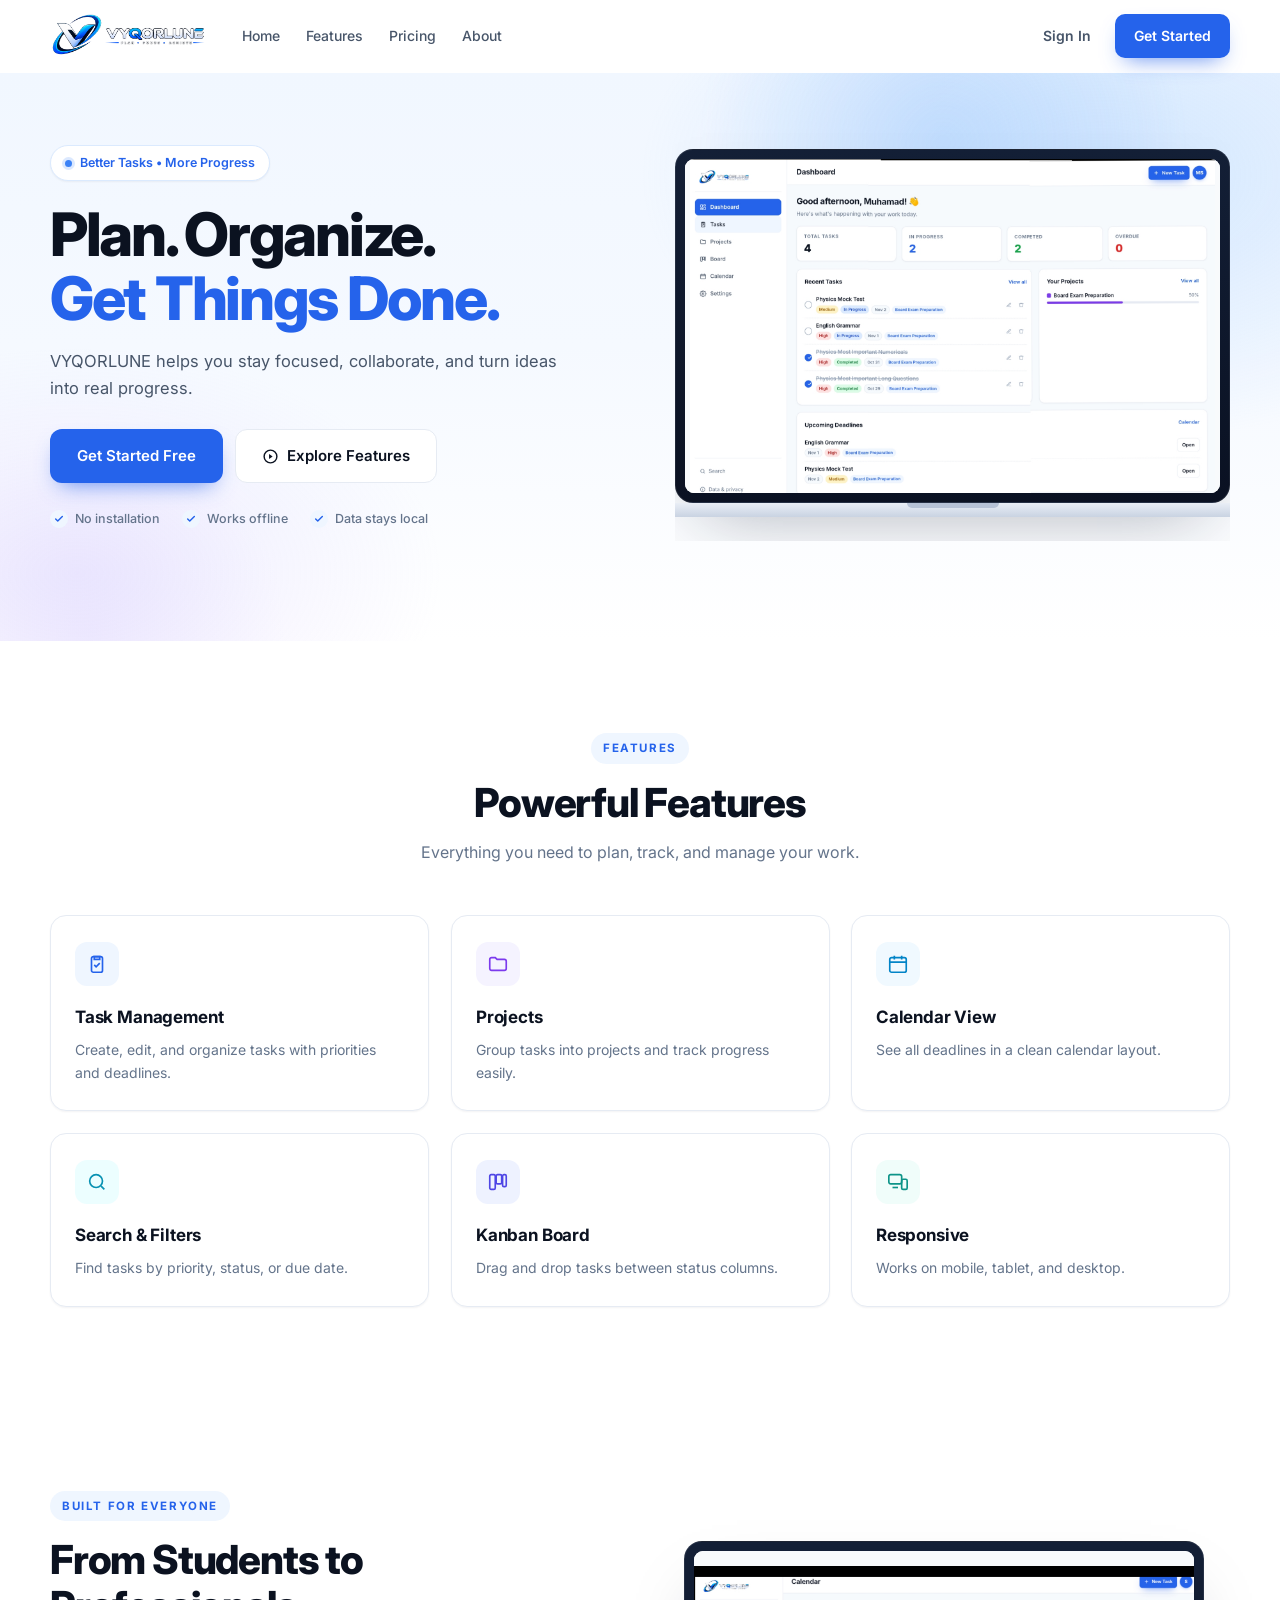
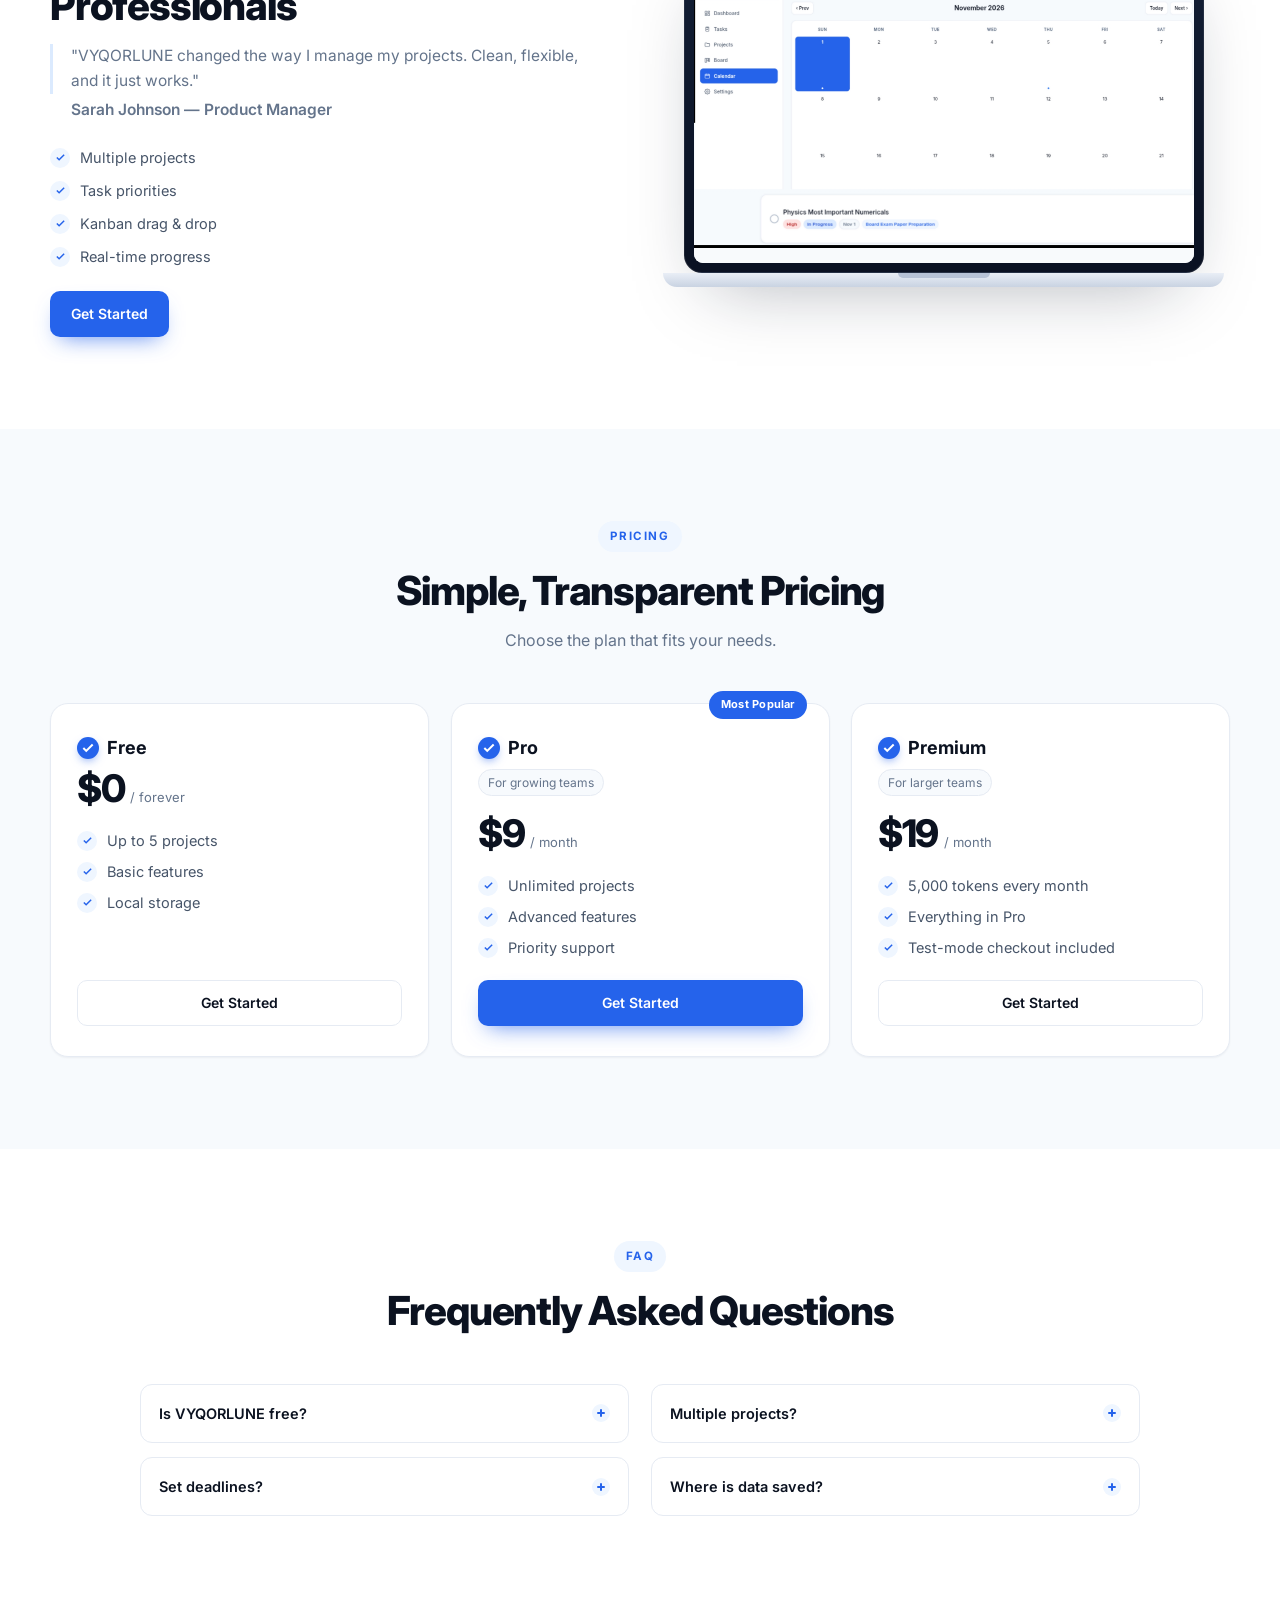
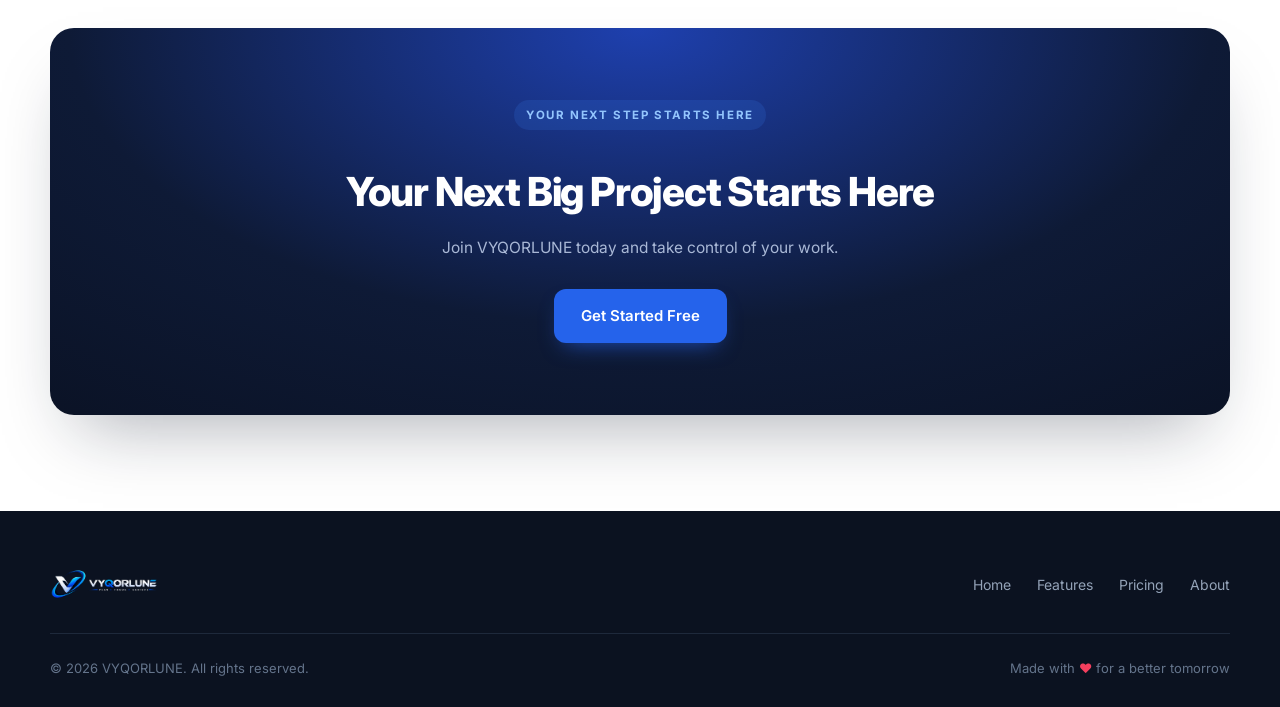
<file: index.html>
<!DOCTYPE html>
<html lang="en">
<head>
<meta charset="UTF-8">
<meta name="viewport" content="width=device-width, initial-scale=1.0">
<title>VYQORLUNE — Plan. Organize. Get Things Done.</title>
<link rel="preconnect" href="https://fonts.googleapis.com">
<link rel="preconnect" href="https://fonts.gstatic.com" crossorigin>
<link href="https://fonts.googleapis.com/css2?family=Inter:wght@400;500;600;700;800&display=swap" rel="stylesheet">
<link rel="stylesheet" href="styles.css">
  <link rel="icon" type="logo" href="web head Logo.png">
</head>
<body>

<header class="site-header" id="siteHeader">
  <div class="container nav">
    <a href="index.html" class="brand brand-logo-link" aria-label="VYQORLUNE home"><img class="brand-logo" src="logo.png" alt="VYQORLUNE — Plan · Focus · Achieve"></a>
    <nav class="nav-links" id="navLinks">
      <a href="index.html">Home</a>
      <a href="#features">Features</a>
      <a href="#pricing">Pricing</a>
      <a href="#about">About</a>
      <div class="mobile-actions">
        <a href="signin.html" class="login">Sign In</a>
        <a href="signup.html" class="btn btn-primary">Get Started</a>
      </div>
    </nav>
    <div class="nav-actions">
      <a href="signin.html" class="login">Sign In</a>
      <a href="signup.html" class="btn btn-primary">Get Started</a>
    </div>
    <button class="mobile-toggle" id="mobileToggle" type="button" aria-label="Open menu" aria-expanded="false">
      <svg width="20" height="20" viewBox="0 0 24 24" fill="none" stroke="currentColor" stroke-width="2.2" stroke-linecap="round"><path d="M4 7h16M4 12h16M4 17h16"/></svg>
    </button>
  </div>
</header>

<section class="hero">
  <div class="container hero-grid">
    <div class="hero-copy">
      <span class="pill"><span class="dot"></span> Better Tasks • More Progress</span>
      <h1>Plan. Organize.<br><span class="text-blue">Get Things Done.</span></h1>
      <p>VYQORLUNE helps you stay focused, collaborate, and turn ideas into real progress.</p>
      <div class="hero-actions">
        <a href="signup.html" class="btn btn-primary btn-lg">Get Started Free</a>
        <a href="#features" class="btn btn-ghost btn-lg">
          <svg viewBox="0 0 24 24" width="17" height="17" fill="none" stroke="currentColor" stroke-width="2"><circle cx="12" cy="12" r="9"/><path d="m10 8.5 5 3.5-5 3.5z" fill="currentColor" stroke="none"/></svg>
          Explore Features
        </a>
      </div>
      <ul class="hero-points">
        <li><span class="tick-sm"><svg viewBox="0 0 24 24" width="10" height="10" fill="none" stroke="currentColor" stroke-width="3.4" stroke-linecap="round" stroke-linejoin="round"><path d="M20 6 9 17l-5-5"/></svg></span>No installation</li>
        <li><span class="tick-sm"><svg viewBox="0 0 24 24" width="10" height="10" fill="none" stroke="currentColor" stroke-width="3.4" stroke-linecap="round" stroke-linejoin="round"><path d="M20 6 9 17l-5-5"/></svg></span>Works offline</li>
        <li><span class="tick-sm"><svg viewBox="0 0 24 24" width="10" height="10" fill="none" stroke="currentColor" stroke-width="3.4" stroke-linecap="round" stroke-linejoin="round"><path d="M20 6 9 17l-5-5"/></svg></span>Data stays local</li>
      </ul>
    </div>
    <div class="hero-visual">
      <div class="device-laptop">
        <div class="laptop-screen">
          <div class="laptop-display">
            <img src="screen.jpg" alt="Dashboard" class="app-screenshot" onerror="this.style.display='none'">
            <div class="screenshot-placeholder">
              <svg viewBox="0 0 24 24" fill="none" stroke="currentColor" stroke-width="1.5"><rect x="3" y="4" width="18" height="14" rx="2"/><path d="M3 16l5-5 4 4 3-3 6 6"/><circle cx="8" cy="9" r="1.5"/></svg>
              <div class="ph-title">Dashboard Screenshot</div>
              <div class="ph-sub">Preview coming soon</div>
            </div>
          </div>
        </div>
        <div class="laptop-base"></div>
      </div>
    </div>
  </div>
</section>

<section class="section" id="features">
  <div class="container">
    <div class="section-head">
      <span class="eyebrow">Features</span>
      <h2>Powerful Features</h2>
      <p>Everything you need to plan, track, and manage your work.</p>
    </div>
    <div class="features-grid">
      <article class="feature-card">
        <div class="f-icon blue"><svg viewBox="0 0 24 24" fill="none" stroke="currentColor" stroke-width="1.8"><rect x="6" y="4" width="12" height="17" rx="2"/><path d="M9 4h6v3H9z"/><path d="m9 13 2 2 4-4"/></svg></div>
        <h3>Task Management</h3>
        <p>Create, edit, and organize tasks with priorities and deadlines.</p>
      </article>
      <article class="feature-card">
        <div class="f-icon violet"><svg viewBox="0 0 24 24" fill="none" stroke="currentColor" stroke-width="1.8"><path d="M3 7a2 2 0 0 1 2-2h4l2 2h8a2 2 0 0 1 2 2v8a2 2 0 0 1-2 2H5a2 2 0 0 1-2-2z"/></svg></div>
        <h3>Projects</h3>
        <p>Group tasks into projects and track progress easily.</p>
      </article>
      <article class="feature-card">
        <div class="f-icon sky"><svg viewBox="0 0 24 24" fill="none" stroke="currentColor" stroke-width="1.8"><rect x="3" y="5" width="18" height="16" rx="2"/><path d="M8 3v4M16 3v4M3 10h18"/></svg></div>
        <h3>Calendar View</h3>
        <p>See all deadlines in a clean calendar layout.</p>
      </article>
      <article class="feature-card">
        <div class="f-icon cyan"><svg viewBox="0 0 24 24" fill="none" stroke="currentColor" stroke-width="1.8"><circle cx="11" cy="11" r="7"/><path d="m20 20-3.5-3.5"/></svg></div>
        <h3>Search &amp; Filters</h3>
        <p>Find tasks by priority, status, or due date.</p>
      </article>
      <article class="feature-card">
        <div class="f-icon indigo"><svg viewBox="0 0 24 24" fill="none" stroke="currentColor" stroke-width="1.8"><rect x="3" y="4" width="6" height="16" rx="1.5"/><rect x="10" y="4" width="6" height="10" rx="1.5"/><rect x="17" y="4" width="4" height="13" rx="1.5"/></svg></div>
        <h3>Kanban Board</h3>
        <p>Drag and drop tasks between status columns.</p>
      </article>
      <article class="feature-card">
        <div class="f-icon teal"><svg viewBox="0 0 24 24" fill="none" stroke="currentColor" stroke-width="1.8"><rect x="2" y="4" width="14" height="10" rx="2"/><path d="M6 18h6"/><rect x="16" y="9" width="6" height="11" rx="1.5"/></svg></div>
        <h3>Responsive</h3>
        <p>Works on mobile, tablet, and desktop.</p>
      </article>
    </div>
  </div>
</section>

<section class="section" id="about">
  <div class="container split">
    <div>
      <span class="eyebrow">Built for Everyone</span>
      <h2>From Students to Professionals</h2>
      <p class="quote">"VYQORLUNE changed the way I manage my projects. Clean, flexible, and it just works."</p>
      <p class="quote-author">Sarah Johnson — Product Manager</p>
      <ul class="check-list">
        <li><span class="tick"><svg viewBox="0 0 24 24" width="11" height="11" fill="none" stroke="currentColor" stroke-width="3.2"><path d="M20 6 9 17l-5-5"/></svg></span>Multiple projects</li>
        <li><span class="tick"><svg viewBox="0 0 24 24" width="11" height="11" fill="none" stroke="currentColor" stroke-width="3.2"><path d="M20 6 9 17l-5-5"/></svg></span>Task priorities</li>
        <li><span class="tick"><svg viewBox="0 0 24 24" width="11" height="11" fill="none" stroke="currentColor" stroke-width="3.2"><path d="M20 6 9 17l-5-5"/></svg></span>Kanban drag &amp; drop</li>
        <li><span class="tick"><svg viewBox="0 0 24 24" width="11" height="11" fill="none" stroke="currentColor" stroke-width="3.2"><path d="M20 6 9 17l-5-5"/></svg></span>Real-time progress</li>
      </ul>
      <a href="signup.html" class="btn btn-primary">Get Started</a>
    </div>
    <div>
      <div class="device-laptop" style="max-width:520px;margin:0 auto">
        <div class="laptop-screen">
          <div class="laptop-display">
            <img src="calender.jpg" alt="Calendar" class="app-screenshot" onerror="this.style.display='none'">
            <div class="screenshot-placeholder">
              <svg viewBox="0 0 24 24" fill="none" stroke="currentColor" stroke-width="1.5"><rect x="3" y="4" width="18" height="14" rx="2"/><path d="M3 16l5-5 4 4 3-3 6 6"/><circle cx="8" cy="9" r="1.5"/></svg>
              <div class="ph-title">Calendar Screenshot</div>
              <div class="ph-sub">Preview coming soon</div>
            </div>
          </div>
        </div>
        <div class="laptop-base"></div>
      </div>
    </div>
  </div>
</section>

<section class="section pricing" id="pricing">
  <div class="container">
    <div class="section-head">
      <span class="eyebrow">Pricing</span>
      <h2>Simple, Transparent Pricing</h2>
      <p>Choose the plan that fits your needs.</p>
    </div>
    <div class="pricing-grid">
      <article class="price-card">
        <h3><span class="plan-check"><svg viewBox="0 0 24 24" width="14" height="14" fill="none" stroke="currentColor" stroke-width="3.4"><path d="M20 6 9 17l-5-5"/></svg></span> Free</h3>
        <div class="price"><strong>$0</strong><span>/ forever</span></div>
        <ul class="check-list" style="gap:10px;margin:0 0 22px">
          <li><span class="tick"><svg viewBox="0 0 24 24" width="11" height="11" fill="none" stroke="currentColor" stroke-width="3.2"><path d="M20 6 9 17l-5-5"/></svg></span>Up to 5 projects</li>
          <li><span class="tick"><svg viewBox="0 0 24 24" width="11" height="11" fill="none" stroke="currentColor" stroke-width="3.2"><path d="M20 6 9 17l-5-5"/></svg></span>Basic features</li>
          <li><span class="tick"><svg viewBox="0 0 24 24" width="11" height="11" fill="none" stroke="currentColor" stroke-width="3.2"><path d="M20 6 9 17l-5-5"/></svg></span>Local storage</li>
        </ul>
        <a href="payment.html?plan=free" class="btn btn-ghost btn-block">Get Started</a>
      </article>
      <article class="price-card popular">
        <span class="popular-badge">Most Popular</span>
        <h3><span class="plan-check"><svg viewBox="0 0 24 24" width="14" height="14" fill="none" stroke="currentColor" stroke-width="3.4"><path d="M20 6 9 17l-5-5"/></svg></span> Pro</h3><span class="badge-soft">For growing teams</span>
        <div class="price"><strong>$9</strong><span>/ month</span></div>
        <ul class="check-list" style="gap:10px;margin:0 0 22px">
          <li><span class="tick"><svg viewBox="0 0 24 24" width="11" height="11" fill="none" stroke="currentColor" stroke-width="3.2"><path d="M20 6 9 17l-5-5"/></svg></span>Unlimited projects</li>
          <li><span class="tick"><svg viewBox="0 0 24 24" width="11" height="11" fill="none" stroke="currentColor" stroke-width="3.2"><path d="M20 6 9 17l-5-5"/></svg></span>Advanced features</li>
          <li><span class="tick"><svg viewBox="0 0 24 24" width="11" height="11" fill="none" stroke="currentColor" stroke-width="3.2"><path d="M20 6 9 17l-5-5"/></svg></span>Priority support</li>
        </ul>
        <a href="payment.html?plan=pro" class="btn btn-primary btn-block">Get Started</a>
      </article>
      <article class="price-card">
        <h3><span class="plan-check"><svg viewBox="0 0 24 24" width="14" height="14" fill="none" stroke="currentColor" stroke-width="3.4"><path d="M20 6 9 17l-5-5"/></svg></span> Premium</h3><span class="badge-soft">For larger teams</span>
        <div class="price"><strong>$19</strong><span>/ month</span></div>
        <ul class="check-list" style="gap:10px;margin:0 0 22px">
          <li><span class="tick"><svg viewBox="0 0 24 24" width="11" height="11" fill="none" stroke="currentColor" stroke-width="3.2"><path d="M20 6 9 17l-5-5"/></svg></span>5,000 tokens every month</li>
          <li><span class="tick"><svg viewBox="0 0 24 24" width="11" height="11" fill="none" stroke="currentColor" stroke-width="3.2"><path d="M20 6 9 17l-5-5"/></svg></span>Everything in Pro</li>
          <li><span class="tick"><svg viewBox="0 0 24 24" width="11" height="11" fill="none" stroke="currentColor" stroke-width="3.2"><path d="M20 6 9 17l-5-5"/></svg></span>Test-mode checkout included</li>
        </ul>
        <a href="payment.html?plan=team" class="btn btn-ghost btn-block">Get Started</a>
      </article>
    </div>
  </div>
</section>

<section class="section" id="faq">
  <div class="container">
    <div class="section-head">
      <span class="eyebrow">FAQ</span>
      <h2>Frequently Asked Questions</h2>
    </div>
    <div class="faq-grid" id="faqGrid">
      <div class="faq-item"><button class="faq-q" type="button" aria-expanded="false">Is VYQORLUNE free?<span class="plus"></span></button><div class="faq-a"><p>Yes, there's a free plan with core features.</p></div></div>
      <div class="faq-item"><button class="faq-q" type="button" aria-expanded="false">Multiple projects?<span class="plus"></span></button><div class="faq-a"><p>Yes, create as many as your plan allows.</p></div></div>
      <div class="faq-item"><button class="faq-q" type="button" aria-expanded="false">Set deadlines?<span class="plus"></span></button><div class="faq-a"><p>Add due dates to any task.</p></div></div>
      <div class="faq-item"><button class="faq-q" type="button" aria-expanded="false">Where is data saved?<span class="plus"></span></button><div class="faq-a"><p>Locally in your browser.</p></div></div>
    </div>
  </div>
</section>

<section class="cta-section">
  <div class="container">
    <div class="cta-card">
      <span class="eyebrow">Your Next Step Starts Here</span>
      <h2>Your Next Big Project Starts Here</h2>
      <p>Join VYQORLUNE today and take control of your work.</p>
      <a href="signup.html" class="btn btn-primary btn-lg">Get Started Free</a>
    </div>
  </div>
</section>

<footer class="site-footer" id="contact">
  <div class="container">
    <div class="footer-top">
      <a href="index.html" class="brand brand-logo-link" aria-label="VYQORLUNE home"><img class="brand-logo" src="logo.png" alt="VYQORLUNE — Plan · Focus · Achieve"></a>
      <nav class="footer-nav">
        <a href="index.html">Home</a>
        <a href="#features">Features</a>
        <a href="#pricing">Pricing</a>
        <a href="#about">About</a>
      </nav>
    </div>
    <div class="footer-bottom">
      <span>© 2026 VYQORLUNE. All rights reserved.</span>
      <span>Made with <span class="heart">♥</span> for a better tomorrow</span>
    </div>
  </div>
</footer>

<script src="app.js"></script>
<script>
(function(){
  'use strict';

  const header = document.getElementById('siteHeader');
  window.addEventListener('scroll', () => {
    header.classList.toggle('scrolled', window.scrollY > 8);
  }, { passive:true });

  const mt = document.getElementById('mobileToggle');
  const nav = document.getElementById('navLinks');
  if (mt && nav){
    mt.addEventListener('click', () => {
      const open = nav.classList.toggle('open');
      mt.setAttribute('aria-expanded', String(open));
    });
    nav.querySelectorAll('a').forEach(a => a.addEventListener('click', () => {
      nav.classList.remove('open'); mt.setAttribute('aria-expanded','false');
    }));
  }

  document.querySelectorAll('.faq-item').forEach(item => {
    const btn = item.querySelector('.faq-q');
    const panel = item.querySelector('.faq-a');
    if (!btn || !panel) return;
    btn.addEventListener('click', () => {
      const isOpen = item.classList.toggle('open');
      btn.setAttribute('aria-expanded', String(isOpen));
      panel.style.maxHeight = isOpen ? panel.scrollHeight + 'px' : '0px';
    });
  });
  window.addEventListener('resize', () => {
    document.querySelectorAll('.faq-item.open .faq-a').forEach(p => {
      p.style.maxHeight = p.scrollHeight + 'px';
    });
  });
})();
</script>
</body>
</html>
</file>
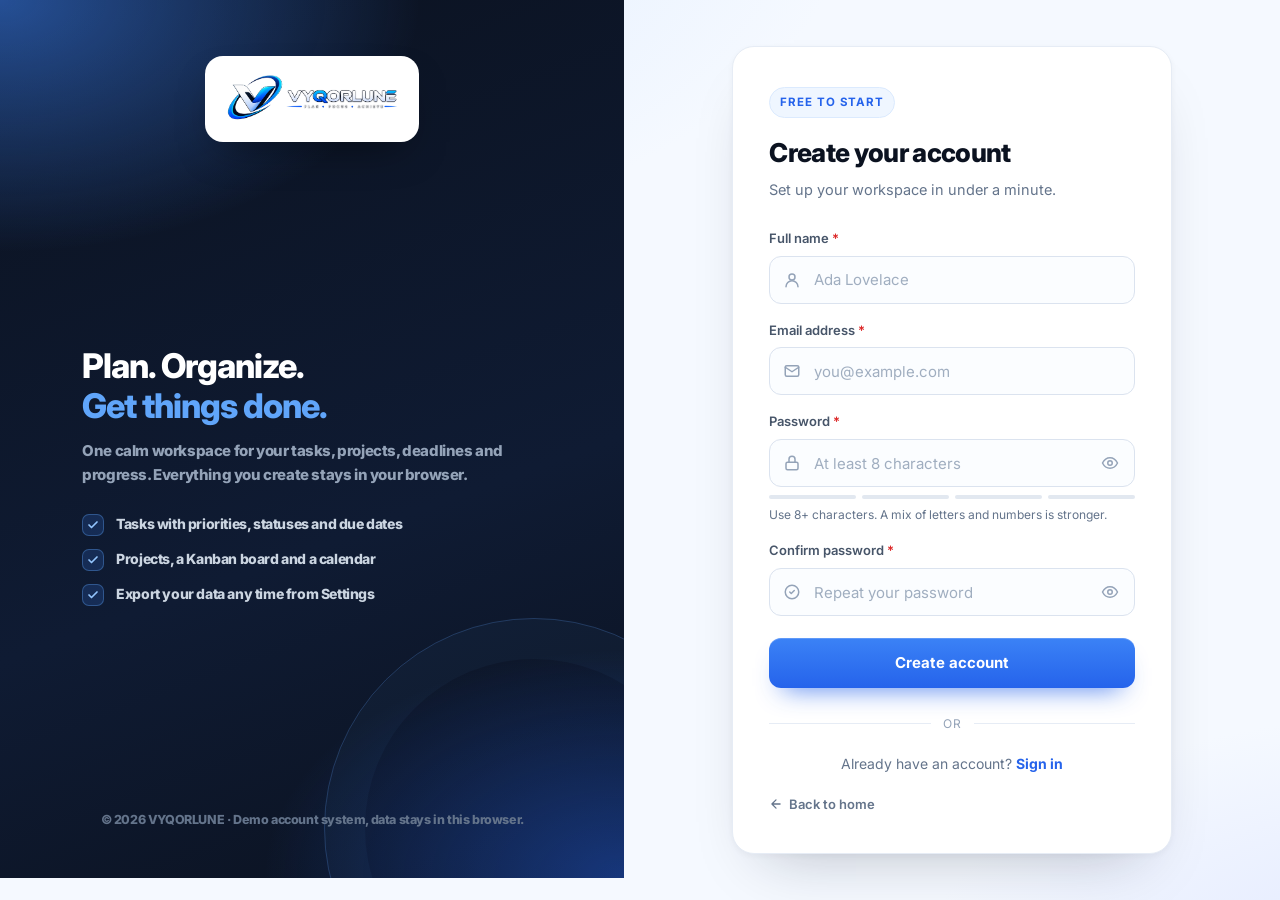
<file: app.html>
<!DOCTYPE html>
<html lang="en">
<head>
<meta charset="UTF-8">
<meta name="viewport" content="width=device-width, initial-scale=1.0">
<title>VYQORLUNE — Dashboard</title>
<link rel="preconnect" href="https://fonts.googleapis.com">
<link href="https://fonts.googleapis.com/css2?family=Inter:wght@400;500;600;700;800&display=swap" rel="stylesheet">
<link rel="stylesheet" href="styles.css">
<style>
.app-shell{display:grid;grid-template-columns:250px minmax(0,1fr);min-height:100vh;background:var(--bg-soft)}
.app-sidebar{background:var(--card);border-right:1px solid var(--line);
  padding:20px 14px;display:flex;flex-direction:column;gap:18px;
  position:sticky;top:0;height:100vh;overflow-y:auto;z-index:40}
.app-brand{display:flex;align-items:center;gap:9px;font-weight:800;
  font-size:18px;letter-spacing:-.02em;padding:4px 8px 14px;
  border-bottom:1px solid var(--line);text-decoration:none;color:var(--ink)}
.app-nav{display:flex;flex-direction:column;gap:2px}
.app-nav a{display:flex;align-items:center;gap:10px;padding:10px 12px;
  border-radius:9px;font-size:14px;font-weight:500;color:var(--slate-600);
  transition:background-color .2s,color .2s;text-decoration:none}
.app-nav a:hover{background:var(--blue-50);color:var(--ink)}
.app-nav a.active{background:var(--blue-600);color:#fff;font-weight:600}
.app-nav a svg{width:17px;height:17px;flex:none}
.app-sidebar-footer{margin-top:auto;padding-top:14px;border-top:1px solid var(--line);
  display:flex;flex-direction:column;gap:8px}
.app-sidebar-footer a{display:flex;align-items:center;gap:8px;padding:9px 12px;
  border-radius:9px;font-size:13px;color:var(--slate-500);transition:background-color .2s,color .2s;
  text-decoration:none;cursor:pointer}
.app-sidebar-footer a:hover{background:var(--blue-50);color:var(--blue-600)}
.app-main{min-width:0;display:flex;flex-direction:column}
.app-topbar{display:flex;align-items:center;gap:14px;padding:14px 24px;
  background:var(--card);border-bottom:1px solid var(--line);
  position:sticky;top:0;z-index:30;min-width:0}
.app-topbar h1{font-size:19px;font-weight:700;letter-spacing:-.01em;flex:1;
  min-width:0;white-space:nowrap;overflow:hidden;text-overflow:ellipsis}
.app-menu-toggle{display:none;width:38px;height:38px;border-radius:9px;
  border:1px solid var(--line);background:var(--card);place-items:center;color:var(--ink);cursor:pointer}
.app-topbar-actions{display:flex;align-items:center;gap:8px;flex:none}
.app-view{padding:24px;min-width:0;flex:1}
.panel{background:var(--card);border:1px solid var(--line);border-radius:14px;
  padding:20px;box-shadow:var(--shadow-sm);min-width:0}
.panel-head{display:flex;align-items:center;justify-content:space-between;
  gap:10px;margin-bottom:14px;min-width:0}
.panel-head h2{font-size:15px;font-weight:700;letter-spacing:-.01em}
.panel-head .link{font-size:12.5px;font-weight:600;color:var(--blue-600);text-decoration:none}
.dash-summary{display:grid;grid-template-columns:repeat(4,1fr);gap:14px;margin-bottom:20px}
.dash-summary>*{min-width:0}
.summary-card{background:var(--card);border:1px solid var(--line);border-radius:12px;
  padding:16px 18px;box-shadow:var(--shadow-sm);min-width:0}
.summary-card span{display:block;font-size:12px;font-weight:600;color:var(--slate-500);
  text-transform:uppercase;letter-spacing:.06em;margin-bottom:6px}
.summary-card strong{display:block;font-size:28px;font-weight:800;
  letter-spacing:-.02em;line-height:1.1}
.summary-card.overdue strong{color:var(--danger)}
.summary-card.done strong{color:var(--success)}
.summary-card.prog strong{color:var(--blue-600)}
.dash-grid{display:grid;grid-template-columns:1.4fr 1fr;gap:18px}
.dash-grid>*{min-width:0}
.dash-grid .panel:nth-child(3){grid-column:1 / -1}
.task-row{display:flex;align-items:center;gap:10px;padding:10px 0;
  border-bottom:1px dashed var(--line);min-width:0}
.task-row:last-child{border-bottom:none}
.task-check{width:19px;height:19px;border-radius:50%;border:1.5px solid var(--slate-400);
  background:transparent;flex:none;display:grid;place-items:center;
  cursor:pointer;transition:background-color .2s,border-color .2s;color:#fff}
.task-check svg{width:11px;height:11px;opacity:0;transition:opacity .2s}
.task-check:hover{border-color:var(--blue-500)}
.task-row.completed .task-check{background:var(--blue-600);border-color:var(--blue-600)}
.task-row.completed .task-check svg{opacity:1}
.task-body{flex:1;min-width:0}
.task-body h4{font-size:14px;font-weight:600;letter-spacing:-.01em;line-height:1.3;
  white-space:nowrap;overflow:hidden;text-overflow:ellipsis}
.task-row.completed .task-body h4{color:var(--slate-400);text-decoration:line-through}
.task-body p{font-size:12.5px;color:var(--slate-500);white-space:nowrap;
  overflow:hidden;text-overflow:ellipsis;margin-top:2px}
.task-meta{display:flex;align-items:center;gap:6px;flex-wrap:wrap;margin-top:6px}
.chip{display:inline-flex;align-items:center;gap:4px;font-size:10.5px;font-weight:600;
  padding:2px 8px;border-radius:99px;white-space:nowrap}
.chip.priority-low{background:#dcfce7;color:#15803d}
.chip.priority-medium{background:#fef3c7;color:#a16207}
.chip.priority-high{background:#fee2e2;color:#b91c1c}
.chip.priority-urgent{background:#4c0519;color:#fecaca}
.chip.status-todo{background:#e2e8f0;color:#475569}
.chip.status-in-progress{background:#dbeafe;color:#1d4ed8}
.chip.status-completed{background:#dcfce7;color:#15803d}
.chip.due{background:var(--bg-soft);color:var(--slate-500);border:1px solid var(--line)}
.chip.due.overdue{background:var(--danger-bg);color:var(--danger);border-color:transparent}
.chip.proj{background:var(--blue-50);color:var(--blue-600)}
.task-actions{display:flex;gap:4px;flex:none}
.icon-action{width:28px;height:28px;border-radius:7px;display:grid;place-items:center;
  color:var(--slate-400);transition:background-color .2s,color .2s;cursor:pointer;
  background:transparent;border:none}
.icon-action:hover{background:var(--blue-50);color:var(--blue-600)}
.icon-action.danger:hover{background:var(--danger-bg);color:var(--danger)}
.icon-action svg{width:14px;height:14px}
.empty-state{padding:36px 20px;text-align:center;border:1.5px dashed var(--line);
  border-radius:12px;background:var(--bg-soft)}
.empty-state h3{font-size:15px;font-weight:600;margin-bottom:6px}
.empty-state p{font-size:13px;color:var(--slate-500);margin-bottom:16px;
  max-width:320px;margin-inline:auto}
.project-grid{display:grid;grid-template-columns:repeat(auto-fill,minmax(260px,1fr));gap:16px}
.project-grid>*{min-width:0}
/* Consistent card motion across Dashboard, Tasks and Projects (matches .project-card) */
.summary-card{transition:transform .3s,box-shadow .3s,border-color .3s}
.summary-card:hover{transform:translateY(-2px);box-shadow:var(--shadow-md);border-color:#cfe0fb}
.panel{transition:box-shadow .3s,border-color .3s}
.task-row{transition:background-color .2s}
.task-row:hover{background:var(--blue-50)}
@media (prefers-reduced-motion:reduce){
  .summary-card,.summary-card:hover,.project-card:hover,.panel{transform:none;transition:none}
}
.project-card{background:var(--card);border:1px solid var(--line);border-radius:14px;
  padding:20px;box-shadow:var(--shadow-sm);display:flex;flex-direction:column;gap:10px;
  transition:transform .3s,box-shadow .3s,border-color .3s}
.project-card:hover{transform:translateY(-3px);box-shadow:var(--shadow-md);border-color:#cfe0fb}
.project-card .proj-title{font-size:15.5px;font-weight:700;display:flex;
  align-items:center;gap:8px;min-width:0}
.project-card .proj-title span{overflow:hidden;text-overflow:ellipsis;white-space:nowrap}
.project-card .proj-desc{font-size:13px;color:var(--slate-500);min-height:2.6em}
.proj-color{width:11px;height:11px;border-radius:3px;flex:none}
.proj-bar{height:6px;background:var(--line);border-radius:99px;overflow:hidden}
.proj-bar i{display:block;height:100%;background:var(--blue-500);border-radius:99px;
  transition:width .5s cubic-bezier(.2,.7,.2,1)}
.proj-actions{display:flex;gap:6px;margin-top:6px;flex-wrap:wrap}
.proj-actions .btn{flex:1;min-width:0;padding:7px 10px;font-size:12px}
.toolbar{display:flex;gap:10px;margin-bottom:18px;flex-wrap:wrap;align-items:center}
.toolbar .search{flex:1;min-width:200px;position:relative}
.toolbar .search input{width:100%;padding:10px 14px 10px 36px;border-radius:10px;
  border:1px solid var(--line);background:var(--card);color:var(--ink);font:inherit;font-size:14px}
.toolbar .search svg{position:absolute;left:12px;top:50%;transform:translateY(-50%);
  width:15px;height:15px;color:var(--slate-400);pointer-events:none}
.toolbar select{padding:10px 12px;border-radius:10px;border:1px solid var(--line);
  background:var(--card);color:var(--ink);font:inherit;font-size:13px;cursor:pointer}
.kanban-board{display:grid;grid-template-columns:repeat(3,minmax(240px,1fr));gap:16px}
.kanban-board>*{min-width:0}
.kanban-col{background:var(--bg-soft);border:1px solid var(--line);border-radius:14px;
  padding:14px;display:flex;flex-direction:column;gap:10px;min-height:200px;
  transition:background-color .2s,border-color .2s}
.kanban-col.drag-over{background:var(--blue-50);border-color:var(--blue-500)}
.kanban-col-head{display:flex;align-items:center;justify-content:space-between;
  gap:8px;padding:0 4px 6px;min-width:0}
.kanban-col-head h3{font-size:13px;font-weight:700;text-transform:uppercase;
  letter-spacing:.06em;color:var(--slate-500);display:flex;align-items:center;gap:7px}
.kanban-col-head .count{font-size:11.5px;font-weight:600;background:var(--card);
  color:var(--slate-500);padding:1px 8px;border-radius:99px;border:1px solid var(--line)}
.kanban-cards{display:flex;flex-direction:column;gap:10px;flex:1;min-height:60px}
.kanban-card{background:var(--card);border:1px solid var(--line);border-radius:10px;
  padding:12px;cursor:grab;display:flex;flex-direction:column;gap:7px;
  box-shadow:var(--shadow-sm);transition:transform .2s,box-shadow .2s,border-color .2s;min-width:0}
.kanban-card:hover{transform:translateY(-2px);box-shadow:var(--shadow-md);border-color:#cfe0fb}
.kanban-card:active{cursor:grabbing}
.kanban-card.dragging{opacity:.45;transform:rotate(1.5deg) scale(.98)}
.kanban-card h4{font-size:13.5px;font-weight:600;line-height:1.3;word-wrap:break-word}
.kanban-card .k-meta{display:flex;align-items:center;gap:6px;flex-wrap:wrap}
.kanban-card .k-actions{display:flex;gap:2px;justify-content:flex-end;margin-top:2px}
.cal-header{display:flex;align-items:center;justify-content:space-between;
  gap:10px;margin-bottom:16px;flex-wrap:wrap}
.cal-header h2{font-size:18px;font-weight:700;flex:1;min-width:0;text-align:center}
.cal-header .cal-nav{display:flex;gap:6px;flex:none}
.cal-header .btn{padding:7px 12px;font-size:13px}
.cal-grid{display:grid;grid-template-columns:repeat(7,1fr);gap:6px;
  background:var(--card);border:1px solid var(--line);border-radius:14px;padding:10px;
  box-shadow:var(--shadow-sm)}
.cal-dow{text-align:center;font-size:11px;font-weight:700;color:var(--slate-500);
  text-transform:uppercase;letter-spacing:.06em;padding:6px 0}
.cal-day{aspect-ratio:1;border-radius:8px;border:1px solid transparent;
  background:transparent;display:flex;flex-direction:column;align-items:center;
  justify-content:flex-start;padding:5px 2px;font-size:12.5px;font-weight:500;
  color:var(--ink);cursor:pointer;position:relative;
  transition:background-color .15s,border-color .15s;min-width:0}
.cal-day:hover{background:var(--blue-50)}
.cal-day.other{color:var(--slate-400);opacity:.55}
.cal-day.today{background:var(--blue-50);color:var(--blue-600);font-weight:700}
.cal-day.selected{background:var(--blue-600);color:#fff;font-weight:700}
.cal-day.has-tasks::after{content:"";position:absolute;bottom:5px;left:50%;
  transform:translateX(-50%);width:5px;height:5px;border-radius:50%;background:var(--blue-500)}
.cal-day.selected.has-tasks::after{background:#fff}
.cal-tasks{margin-top:18px}
.cal-tasks h3{font-size:15px;font-weight:700;margin-bottom:12px;
  display:flex;align-items:center;gap:8px;flex-wrap:wrap}
.cal-tasks h3 small{font-size:12px;font-weight:500;color:var(--slate-500)}
.settings-section{margin-bottom:24px}
.settings-section h3{font-size:15px;font-weight:700;margin-bottom:10px;
  padding-bottom:8px;border-bottom:1px solid var(--line)}
.settings-row{display:flex;align-items:center;justify-content:space-between;
  gap:16px;padding:12px 0;flex-wrap:wrap}
.settings-row>div:first-child{flex:1;min-width:180px}
.settings-row h4{font-size:14px;font-weight:600;margin-bottom:3px}
.settings-row p{font-size:12.5px;color:var(--slate-500)}
.theme-options{display:flex;gap:8px;flex-wrap:wrap}
.modal-overlay{position:fixed;inset:0;background:rgba(2,6,23,.55);
  -webkit-backdrop-filter:blur(4px);backdrop-filter:blur(4px);
  display:grid;place-items:center;z-index:200;padding:16px;animation:fadeIn .18s ease}
@keyframes fadeIn{from{opacity:0}to{opacity:1}}
.modal{background:var(--card);border:1px solid var(--line);border-radius:16px;
  width:100%;max-width:520px;padding:26px;box-shadow:var(--shadow-lg);
  max-height:90vh;overflow-y:auto;animation:popIn .22s cubic-bezier(.2,.7,.2,1)}
@keyframes popIn{from{transform:scale(.94) translateY(8px);opacity:0}to{transform:none;opacity:1}}
.modal h3{font-size:18px;font-weight:700;margin-bottom:6px}
.modal>p{font-size:13.5px;color:var(--slate-500);margin-bottom:18px}
.modal .form-actions{display:flex;gap:10px;justify-content:flex-end;margin-top:20px}
.sidebar-backdrop{position:fixed;inset:0;background:rgba(2,6,23,.4);
  z-index:35;opacity:0;pointer-events:none;transition:opacity .25s}
.sidebar-backdrop.show{opacity:1;pointer-events:auto}
@media (max-width:1100px){
  .dash-grid{grid-template-columns:1fr}
  .dash-grid .panel:nth-child(3){grid-column:auto}
}
@media (max-width:980px){
  .app-shell{grid-template-columns:1fr}
  .app-sidebar{position:fixed;left:0;top:0;bottom:0;width:260px;
    transform:translateX(-100%);transition:transform .25s cubic-bezier(.2,.7,.2,1);
    z-index:40;box-shadow:none;height:100vh}
  .app-sidebar.open{transform:none;box-shadow:var(--shadow-lg)}
  .app-menu-toggle{display:grid}
  .app-topbar{padding:12px 16px}
  .app-view{padding:16px}
  .dash-summary{grid-template-columns:repeat(2,1fr)}
}
@media (max-width:700px){
  .kanban-board{grid-template-columns:repeat(3,minmax(220px,1fr));
    overflow-x:auto;padding-bottom:8px}
  .modal .form-row{grid-template-columns:1fr}
  .cal-day{font-size:11px}
  .cal-dow{font-size:9.5px}
}
@media (max-width:560px){
  .dash-summary{grid-template-columns:1fr 1fr}
  .summary-card strong{font-size:24px}
  .toolbar .search{min-width:100%}
}
.dash-greeting{margin-bottom:20px}
.dash-greeting h2{font-size:22px;font-weight:700;letter-spacing:-.02em;margin-bottom:4px;color:var(--ink)}
.dash-greeting p{font-size:14px;color:var(--slate-500)}
@media (max-width:560px){.dash-greeting h2{font-size:18px}}
.app-user-menu{position:relative}
.app-user-btn{padding:0;border:none;background:none;cursor:pointer}
.app-user-avatar{width:36px;height:36px;border-radius:50%;background:var(--blue-600);
  color:#fff;display:grid;place-items:center;font-weight:700;font-size:12.5px;
  transition:transform .2s,box-shadow .2s;
  box-shadow:0 4px 10px -4px rgba(37,99,235,.6)}
.app-user-btn:hover .app-user-avatar{transform:scale(1.05)}
.app-user-dropdown{position:absolute;top:calc(100% + 10px);right:0;min-width:220px;
  background:var(--card);border:1px solid var(--line);border-radius:12px;
  box-shadow:var(--shadow-lg);padding:6px;opacity:0;visibility:hidden;
  transform:translateY(-6px);transition:opacity .18s,transform .18s,visibility .18s;z-index:100}
.app-user-menu.open .app-user-dropdown{opacity:1;visibility:visible;transform:none}
.app-user-info{padding:10px 12px 12px;border-bottom:1px solid var(--line);margin-bottom:6px}
.app-user-info strong{display:block;font-size:13.5px;font-weight:700;color:var(--ink);
  white-space:nowrap;overflow:hidden;text-overflow:ellipsis}
.app-user-info small{display:block;font-size:11.5px;color:var(--slate-500);
  white-space:nowrap;overflow:hidden;text-overflow:ellipsis;margin-top:2px}
.app-user-item{display:flex;align-items:center;gap:9px;width:100%;padding:9px 12px;
  border-radius:8px;font-size:13px;font-weight:500;color:var(--slate-600);
  text-align:left;background:none;border:none;cursor:pointer;font-family:inherit;
  transition:background-color .15s,color .15s}
.app-user-item:hover{background:var(--blue-50);color:var(--blue-600)}
.app-user-item svg{flex:none;opacity:.75}
.app-user-signout{color:var(--danger)}
.app-user-signout:hover{background:var(--danger-bg);color:var(--danger)}
</style>
</head>
<body>

<div id="appRoot" class="app-shell" hidden>
  <div class="sidebar-backdrop" id="sidebarBackdrop"></div>
  <aside class="app-sidebar" id="appSidebar">
    <a href="index.html" class="app-brand brand-logo-link" aria-label="VYQORLUNE home"><img class="brand-logo" src="logo.png" alt="VYQORLUNE"></a>
    <nav class="app-nav" id="appNav">
      <a href="#dashboard" data-view="dashboard">
        <svg viewBox="0 0 24 24" fill="none" stroke="currentColor" stroke-width="1.9" stroke-linecap="round" stroke-linejoin="round"><rect x="3" y="3" width="7" height="9" rx="1.5"/><rect x="14" y="3" width="7" height="5" rx="1.5"/><rect x="14" y="12" width="7" height="9" rx="1.5"/><rect x="3" y="16" width="7" height="5" rx="1.5"/></svg>
        Dashboard
      </a>
      <a href="#tasks" data-view="tasks">
        <svg viewBox="0 0 24 24" fill="none" stroke="currentColor" stroke-width="1.9" stroke-linecap="round" stroke-linejoin="round"><rect x="6" y="4" width="12" height="17" rx="2"/><path d="M9 4h6v3H9z"/><path d="m9 13 2 2 4-4"/></svg>
        Tasks
      </a>
      <a href="#projects" data-view="projects">
        <svg viewBox="0 0 24 24" fill="none" stroke="currentColor" stroke-width="1.9" stroke-linecap="round" stroke-linejoin="round"><path d="M3 7a2 2 0 0 1 2-2h4l2 2h8a2 2 0 0 1 2 2v8a2 2 0 0 1-2 2H5a2 2 0 0 1-2-2z"/></svg>
        Projects
      </a>
      <a href="#board" data-view="board">
        <svg viewBox="0 0 24 24" fill="none" stroke="currentColor" stroke-width="1.9" stroke-linecap="round" stroke-linejoin="round"><rect x="3" y="4" width="6" height="16" rx="1.5"/><rect x="10" y="4" width="6" height="10" rx="1.5"/><rect x="17" y="4" width="4" height="13" rx="1.5"/></svg>
        Board
      </a>
      <a href="#calendar" data-view="calendar">
        <svg viewBox="0 0 24 24" fill="none" stroke="currentColor" stroke-width="1.9" stroke-linecap="round" stroke-linejoin="round"><rect x="3" y="5" width="18" height="16" rx="2"/><path d="M8 3v4M16 3v4M3 10h18"/></svg>
        Calendar
      </a>
      <a href="#settings" data-view="settings">
        <svg viewBox="0 0 24 24" fill="none" stroke="currentColor" stroke-width="1.9" stroke-linecap="round" stroke-linejoin="round"><circle cx="12" cy="12" r="3"/><path d="M19.4 15a1.7 1.7 0 0 0 .34 1.87l.06.06a2 2 0 1 1-2.83 2.83l-.06-.06a1.7 1.7 0 0 0-1.87-.34 1.7 1.7 0 0 0-1 1.55V21a2 2 0 1 1-4 0v-.09a1.7 1.7 0 0 0-1.11-1.55 1.7 1.7 0 0 0-1.87.34l-.06.06a2 2 0 1 1-2.83-2.83l.06-.06a1.7 1.7 0 0 0 .34-1.87 1.7 1.7 0 0 0-1.55-1H3a2 2 0 1 1 0-4h.09A1.7 1.7 0 0 0 4.6 9a1.7 1.7 0 0 0-.34-1.87l-.06-.06a2 2 0 1 1 2.83-2.83l.06.06a1.7 1.7 0 0 0 1.87.34H9a1.7 1.7 0 0 0 1-1.55V3a2 2 0 1 1 4 0v.09a1.7 1.7 0 0 0 1 1.55 1.7 1.7 0 0 0 1.87-.34l.06-.06a2 2 0 1 1 2.83 2.83l-.06.06a1.7 1.7 0 0 0-.34 1.87V9a1.7 1.7 0 0 0 1.55 1H21a2 2 0 1 1 0 4h-.09a1.7 1.7 0 0 0-1.51 1z"/></svg>
        Settings
      </a>
    </nav>
    <div class="app-sidebar-footer">
      <a href="#tasks" data-action="open-search-simple">
        <svg viewBox="0 0 24 24" width="15" height="15" fill="none" stroke="currentColor" stroke-width="2" stroke-linecap="round" stroke-linejoin="round"><circle cx="11" cy="11" r="7"/><path d="m20 20-3.5-3.5"/></svg>
        Search
      </a>
      <a href="#settings">
        <svg viewBox="0 0 24 24" width="15" height="15" fill="none" stroke="currentColor" stroke-width="2" stroke-linecap="round" stroke-linejoin="round"><circle cx="12" cy="12" r="9"/><path d="M12 16v-4M12 8h.01"/></svg>
        Data &amp; privacy
      </a>
    </div>
  </aside>

  <main class="app-main">
    <header class="app-topbar">
      <button class="app-menu-toggle" id="appMenuToggle" type="button" aria-label="Open menu" aria-expanded="false">
        <svg width="18" height="18" viewBox="0 0 24 24" fill="none" stroke="currentColor" stroke-width="2.2" stroke-linecap="round"><path d="M4 7h16M4 12h16M4 17h16"/></svg>
      </button>
      <h1 id="appTitle">Dashboard</h1>
      <div class="app-topbar-actions">
        <button class="btn btn-primary btn-sm" data-action="new-task" type="button">
          <svg width="14" height="14" viewBox="0 0 24 24" fill="none" stroke="currentColor" stroke-width="2.4" stroke-linecap="round"><path d="M12 5v14M5 12h14"/></svg>
          New Task
        </button>
        <div class="app-user-menu" id="userMenu">
          <button class="app-user-btn" id="userMenuBtn" type="button" aria-expanded="false" aria-label="User menu">
            <span class="app-user-avatar" id="userAvatar">?</span>
          </button>
          <div class="app-user-dropdown" id="userDropdown">
            <div class="app-user-info">
              <strong id="userNameLabel">User</strong>
              <small id="userEmailLabel">email@example.com</small>
            </div>
            <a href="#settings" class="app-user-item">
              <svg width="14" height="14" viewBox="0 0 24 24" fill="none" stroke="currentColor" stroke-width="2" stroke-linecap="round" stroke-linejoin="round"><circle cx="12" cy="12" r="3"/></svg>
              Settings
            </a>
            <button class="app-user-item app-user-signout" data-action="sign-out" type="button">
              <svg width="14" height="14" viewBox="0 0 24 24" fill="none" stroke="currentColor" stroke-width="2" stroke-linecap="round" stroke-linejoin="round"><path d="M9 21H5a2 2 0 0 1-2-2V5a2 2 0 0 1 2-2h4M16 17l5-5-5-5M21 12H9"/></svg>
              Sign Out
            </button>
          </div>
        </div>
      </div>
    </header>
    <div class="app-view" id="appView"></div>
  </main>
</div>

<div class="modal-overlay" id="modalOverlay" hidden aria-hidden="true">
  <div class="modal" id="modalContent" role="dialog" aria-modal="true"></div>
</div>

<script src="app.js"></script>
<script src="js/payment-test.js"></script>
<script>
(function(){
  'use strict';

  /* ===== GUARD ===== */
  if (!TK.getUser()){
    window.location.replace('signup.html');
    return;
  }
  const _u = TK.getUser();
  if (!_u.onboarded){
    window.location.replace('onboarding.html');
    return;
  }

  /* Show shell */
  document.getElementById('appRoot').hidden = false;

  const state = {
    tasks: TK.getTasks(),
    projects: TK.getProjects(),
    view: 'dashboard',
    search: '',
    fStatus: 'all',
    fPriority: 'all',
    fProject: 'all',
    sort: 'due-asc',
    calDate: new Date(),
    calSelected: null
  };

  const STATUS_LABELS   = { 'todo':'To Do','in-progress':'In Progress','completed':'Completed' };
  const PRIORITY_LABELS = { 'low':'Low','medium':'Medium','high':'High','urgent':'Urgent' };
  const VIEW_TITLES = { dashboard:'Dashboard', tasks:'My Tasks', projects:'My Projects',
                        board:'Task Board', calendar:'Calendar', settings:'Settings' };

  function saveTasks(){ TK.setTasks(state.tasks); }
  function saveProjects(){ TK.setProjects(state.projects); }
  function projectName(id){ const p = state.projects.find(x => x.id === id); return p ? p.name : ''; }
  function projectStats(id){
    const tasks = state.tasks.filter(t => t.projectId === id);
    const total = tasks.length;
    const completed = tasks.filter(t => t.status === 'completed').length;
    return { total, completed, remaining: total-completed,
             percent: total === 0 ? null : Math.round(completed/total*100) };
  }
  function dashboardStats(){
    return {
      total: state.tasks.length,
      inProgress: state.tasks.filter(t => t.status === 'in-progress').length,
      completed: state.tasks.filter(t => t.status === 'completed').length,
      overdue: state.tasks.filter(t => TK.isOverdue(t)).length
    };
  }

  /* ===== MODAL ===== */
  const overlay = document.getElementById('modalOverlay');
  const modalContent = document.getElementById('modalContent');
  function openModal(html, onMount){
    modalContent.innerHTML = html;
    overlay.hidden = false;
    overlay.setAttribute('aria-hidden','false');
    document.body.style.overflow = 'hidden';
    if (onMount) onMount(modalContent);
    const first = modalContent.querySelector('input,select,textarea,button');
    if (first) setTimeout(() => first.focus(), 30);
  }
  function closeModal(){
    overlay.hidden = true;
    overlay.setAttribute('aria-hidden','true');
    modalContent.innerHTML = '';
    document.body.style.overflow = '';
  }
  overlay.addEventListener('click', e => { if (e.target === overlay) closeModal(); });
  document.addEventListener('keydown', e => { if (e.key === 'Escape' && !overlay.hidden) closeModal(); });
  modalContent.addEventListener('click', e => {
    if (e.target.closest('[data-action="close-modal"]')) closeModal();
  });
  function confirmDialog(title, message, label, onConfirm){
    openModal(`
      <h3>${TK.escapeHtml(title)}</h3>
      <p>${TK.escapeHtml(message)}</p>
      <div class="form-actions">
        <button class="btn btn-ghost" data-action="close-modal" type="button">Cancel</button>
        <button class="btn btn-danger" id="confirmBtn" type="button">${TK.escapeHtml(label)}</button>
      </div>`, m => {
      m.querySelector('#confirmBtn').addEventListener('click', () => { closeModal(); onConfirm(); });
    });
  }

  /* ===== TASK MODAL ===== */
  function openTaskModal(taskId, presetDate){
    const editing = taskId ? state.tasks.find(t => t.id === taskId) : null;
    const task = editing || { title:'', description:'', status:'todo', priority:'medium',
                              dueDate: presetDate || '', projectId:'' };
    const projectOpts = state.projects.map(p =>
      `<option value="${p.id}" ${task.projectId === p.id ? 'selected' : ''}>${TK.escapeHtml(p.name)}</option>`
    ).join('');
    openModal(`
      <h3>${editing ? 'Edit Task' : 'New Task'}</h3>
      <p>${editing ? 'Update the task details below.' : 'Add a new task to your workspace.'}</p>
      <form id="taskForm" novalidate>
        <div class="form-group">
          <label>Title <span class="req">*</span></label>
          <input name="title" type="text" maxlength="120" required value="${TK.escapeHtml(task.title)}" placeholder="e.g. Design landing page">
          <div class="form-error" data-error="title">Please enter a task title.</div>
        </div>
        <div class="form-group">
          <label>Description</label>
          <textarea name="description" maxlength="500" placeholder="Optional details...">${TK.escapeHtml(task.description)}</textarea>
        </div>
        <div class="form-row">
          <div class="form-group">
            <label>Priority</label>
            <select name="priority">${Object.keys(PRIORITY_LABELS).map(k =>
              `<option value="${k}" ${task.priority===k?'selected':''}>${PRIORITY_LABELS[k]}</option>`).join('')}
            </select>
          </div>
          <div class="form-group">
            <label>Status</label>
            <select name="status">${Object.keys(STATUS_LABELS).map(k =>
              `<option value="${k}" ${task.status===k?'selected':''}>${STATUS_LABELS[k]}</option>`).join('')}
            </select>
          </div>
        </div>
        <div class="form-row">
          <div class="form-group">
            <label>Due Date</label>
            <input name="dueDate" type="date" value="${task.dueDate || ''}">
          </div>
          <div class="form-group">
            <label>Project</label>
            <select name="projectId"><option value="">None</option>${projectOpts}</select>
          </div>
        </div>
        <div class="form-actions">
          <button class="btn btn-ghost" data-action="close-modal" type="button">Cancel</button>
          <button class="btn btn-primary" type="submit">${editing ? 'Save Changes' : 'Save Task'}</button>
        </div>
      </form>`, m => {
      const form = m.querySelector('#taskForm');
      form.addEventListener('submit', e => {
        e.preventDefault();
        const fd = new FormData(form);
        const title = (fd.get('title') || '').trim();
        const titleErr = form.querySelector('[data-error="title"]');
        if (!title){ titleErr.classList.add('show'); form.querySelector('[name="title"]').focus(); return; }
        titleErr.classList.remove('show');
        const payload = {
          title,
          description: (fd.get('description') || '').trim(),
          priority: fd.get('priority'),
          status: fd.get('status'),
          dueDate: fd.get('dueDate') || null,
          projectId: fd.get('projectId') || null
        };
        if (editing){
          Object.assign(editing, payload, { updatedAt: new Date().toISOString() });
          TK.toast('Task updated', 'success');
        } else {
          state.tasks.unshift({ id: TK.uid(), ...payload,
            createdAt: new Date().toISOString(), updatedAt: new Date().toISOString() });
          TK.toast('Task created', 'success');
        }
        saveTasks(); closeModal(); renderApp();
      });
    });
  }

  /* ===== PROJECT MODAL ===== */
  const PROJECT_COLORS = ['#2563eb','#7c3aed','#0891b2','#16a34a','#d97706','#dc2626','#db2777','#0d9488'];
  function openProjectModal(projectId){
    const editing = projectId ? state.projects.find(p => p.id === projectId) : null;
    const proj = editing || { name:'', description:'', color:'#2563eb', dueDate:'' };
    openModal(`
      <h3>${editing ? 'Edit Project' : 'New Project'}</h3>
      <p>${editing ? 'Update your project details.' : 'Create a project to group related tasks.'}</p>
      <form id="projectForm" novalidate>
        <div class="form-group">
          <label>Project Name <span class="req">*</span></label>
          <input name="name" type="text" maxlength="80" required value="${TK.escapeHtml(proj.name)}" placeholder="e.g. Website Redesign">
          <div class="form-error" data-error="name">Please enter a project name.</div>
        </div>
        <div class="form-group">
          <label>Description</label>
          <textarea name="description" maxlength="300" placeholder="What is this project about?">${TK.escapeHtml(proj.description)}</textarea>
        </div>
        <div class="form-row">
          <div class="form-group">
            <label>Color</label>
            <select name="color">${PROJECT_COLORS.map(c =>
              `<option value="${c}" ${proj.color===c?'selected':''}>${c}</option>`).join('')}
            </select>
          </div>
          <div class="form-group">
            <label>Due Date (optional)</label>
            <input name="dueDate" type="date" value="${proj.dueDate || ''}">
          </div>
        </div>
        <div class="form-actions">
          <button class="btn btn-ghost" data-action="close-modal" type="button">Cancel</button>
          <button class="btn btn-primary" type="submit">${editing ? 'Save Changes' : 'Create Project'}</button>
        </div>
      </form>`, m => {
      const form = m.querySelector('#projectForm');
      form.addEventListener('submit', e => {
        e.preventDefault();
        const fd = new FormData(form);
        const name = (fd.get('name') || '').trim();
        const nameErr = form.querySelector('[data-error="name"]');
        if (!name){ nameErr.classList.add('show'); form.querySelector('[name="name"]').focus(); return; }
        nameErr.classList.remove('show');
        const payload = {
          name,
          description: (fd.get('description') || '').trim(),
          color: fd.get('color'),
          dueDate: fd.get('dueDate') || null
        };
        if (editing){ Object.assign(editing, payload); TK.toast('Project updated', 'success'); }
        else {
          state.projects.unshift({ id: TK.uid(), ...payload, createdAt: new Date().toISOString() });
          TK.toast('Project created', 'success');
        }
        saveProjects(); closeModal(); renderApp();
      });
    });
  }

  /* ===== TASK ROW ===== */
  function taskRowHtml(t, compact){
    const overdue = TK.isOverdue(t);
    return `
      <div class="task-row ${t.status === 'completed' ? 'completed' : ''}" data-id="${t.id}">
        <button class="task-check" data-action="toggle-task" data-id="${t.id}" type="button" aria-label="Toggle complete">
          <svg viewBox="0 0 24 24" fill="none" stroke="currentColor" stroke-width="3.4" stroke-linecap="round" stroke-linejoin="round"><path d="M20 6 9 17l-5-5"/></svg>
        </button>
        <div class="task-body">
          <h4>${TK.escapeHtml(t.title)}</h4>
          ${t.description && !compact ? `<p>${TK.escapeHtml(t.description)}</p>` : ''}
          <div class="task-meta">
            <span class="chip priority-${t.priority}">${PRIORITY_LABELS[t.priority]}</span>
            <span class="chip status-${t.status}">${STATUS_LABELS[t.status]}</span>
            ${t.dueDate ? `<span class="chip due ${overdue?'overdue':''}">${overdue?'⚠ ':''}${TK.fmtDateShort(t.dueDate)}</span>` : ''}
            ${t.projectId ? `<span class="chip proj">${TK.escapeHtml(projectName(t.projectId))}</span>` : ''}
          </div>
        </div>
        <div class="task-actions">
          <button class="icon-action" data-action="edit-task" data-id="${t.id}" type="button" aria-label="Edit">
            <svg viewBox="0 0 24 24" fill="none" stroke="currentColor" stroke-width="2" stroke-linecap="round" stroke-linejoin="round"><path d="M12 20h9"/><path d="M16.5 3.5a2.1 2.1 0 0 1 3 3L7 19l-4 1 1-4z"/></svg>
          </button>
          <button class="icon-action danger" data-action="delete-task" data-id="${t.id}" type="button" aria-label="Delete">
            <svg viewBox="0 0 24 24" fill="none" stroke="currentColor" stroke-width="2" stroke-linecap="round" stroke-linejoin="round"><path d="M3 6h18M8 6V4h8v2M19 6l-1 14H6L5 6"/></svg>
          </button>
        </div>
      </div>`;
  }

  /* ===== VIEWS ===== */
  function renderDashboard(){
    const s = dashboardStats();
    const user = TK.getUser() || { name:'there' };
    const firstName = (user.name || 'there').split(' ')[0];
    const hour = new Date().getHours();
    const greeting = hour < 12 ? 'Good morning' : (hour < 17 ? 'Good afternoon' : 'Good evening');
    const recent = state.tasks.slice()
      .sort((a,b) => (b.createdAt||'').localeCompare(a.createdAt||'')).slice(0,5);
    const upcoming = state.tasks.filter(t => t.status !== 'completed' && t.dueDate &&
        TK.startOfDay(t.dueDate + 'T00:00:00') >= TK.startOfDay(new Date()))
      .sort((a,b) => a.dueDate.localeCompare(b.dueDate)).slice(0,5);
    return `
      <div class="dash-greeting">
        <h2>${greeting}, ${TK.escapeHtml(firstName)}! 👋</h2>
        <p>Here's what's happening with your work today.</p>
      </div>
      <div class="dash-summary">
        <div class="summary-card"><span>Total Tasks</span><strong>${s.total}</strong></div>
        <div class="summary-card prog"><span>In Progress</span><strong>${s.inProgress}</strong></div>
        <div class="summary-card done"><span>Completed</span><strong>${s.completed}</strong></div>
        <div class="summary-card overdue"><span>Overdue</span><strong>${s.overdue}</strong></div>
      </div>
      <div class="dash-grid">
        <section class="panel">
          <div class="panel-head"><h2>Recent Tasks</h2><a href="#tasks" class="link">View all</a></div>
          ${recent.length ? `<div>${recent.map(t => taskRowHtml(t, true)).join('')}</div>` : `
            <div class="empty-state"><h3>Nothing here yet</h3><p>Create a task to get started.</p>
              <button class="btn btn-primary btn-sm" data-action="new-task" type="button">+ Create Task</button></div>`}
        </section>
        <section class="panel">
          <div class="panel-head"><h2>Your Projects</h2><a href="#projects" class="link">View all</a></div>
          ${state.projects.length ? `<div style="display:flex;flex-direction:column;gap:12px">${state.projects.slice(0,5).map(p => {
            const ps = projectStats(p.id);
            return `<div><div style="display:flex;justify-content:space-between;align-items:center;margin-bottom:5px">
              <span style="display:flex;align-items:center;gap:7px;font-size:13.5px;font-weight:600">
                <span class="proj-color" style="background:${p.color}"></span>${TK.escapeHtml(p.name)}</span>
              <span style="font-size:12px;color:var(--slate-500)">${ps.total===0?'No tasks':ps.percent+'%'}</span>
            </div><div class="proj-bar"><i style="width:${ps.percent||0}%;background:${p.color}"></i></div></div>`;
          }).join('')}</div>` : `
            <div class="empty-state"><h3>No projects yet</h3><p>Create your first project.</p>
              <button class="btn btn-primary btn-sm" data-action="new-project" type="button">+ Create Project</button></div>`}
        </section>
        <section class="panel">
          <div class="panel-head"><h2>Upcoming Deadlines</h2><a href="#calendar" class="link">Calendar</a></div>
          ${upcoming.length ? `<div>${upcoming.map(t => `
            <div class="task-row"><div class="task-body">
              <h4>${TK.escapeHtml(t.title)}</h4>
              <div class="task-meta">
                <span class="chip due">${TK.fmtDateShort(t.dueDate)}</span>
                <span class="chip priority-${t.priority}">${PRIORITY_LABELS[t.priority]}</span>
                ${t.projectId ? `<span class="chip proj">${TK.escapeHtml(projectName(t.projectId))}</span>` : ''}
              </div>
            </div><button class="btn btn-ghost btn-sm" data-action="edit-task" data-id="${t.id}" type="button">Open</button></div>
          `).join('')}</div>` : `
            <div class="empty-state"><h3>You're all caught up</h3><p>No upcoming deadlines.</p></div>`}
        </section>
      </div>`;
  }

  function filteredTasks(){
    let list = state.tasks.slice();
    const q = state.search.trim().toLowerCase();
    if (q) list = list.filter(t => t.title.toLowerCase().includes(q) ||
                                   (t.description||'').toLowerCase().includes(q));
    if (state.fStatus !== 'all') list = list.filter(t => t.status === state.fStatus);
    if (state.fPriority !== 'all') list = list.filter(t => t.priority === state.fPriority);
    if (state.fProject !== 'all') list = list.filter(t => (t.projectId||'') === state.fProject);
    const sorters = {
      'due-asc': (a,b) => (a.dueDate||'9999').localeCompare(b.dueDate||'9999'),
      'due-desc': (a,b) => (b.dueDate||'').localeCompare(a.dueDate||''),
      'priority-desc': (a,b) => ['low','medium','high','urgent'].indexOf(b.priority)
                             - ['low','medium','high','urgent'].indexOf(a.priority),
      'created-desc': (a,b) => (b.createdAt||'').localeCompare(a.createdAt||''),
      'updated-desc': (a,b) => (b.updatedAt||'').localeCompare(a.updatedAt||'')
    };
    list.sort(sorters[state.sort] || sorters['due-asc']);
    return list;
  }

  function renderTasks(){
    const list = filteredTasks();
    const projectOpts = state.projects.map(p =>
      `<option value="${p.id}" ${state.fProject === p.id ? 'selected':''}>${TK.escapeHtml(p.name)}</option>`
    ).join('');
    return `
      <div class="toolbar">
        <div class="search">
          <svg viewBox="0 0 24 24" fill="none" stroke="currentColor" stroke-width="2" stroke-linecap="round"><circle cx="11" cy="11" r="7"/><path d="m20 20-3.5-3.5"/></svg>
          <input type="search" id="taskSearch" placeholder="Search tasks..." value="${TK.escapeHtml(state.search)}">
        </div>
        <select id="filterStatus">
          <option value="all" ${state.fStatus==='all'?'selected':''}>All statuses</option>
          <option value="todo" ${state.fStatus==='todo'?'selected':''}>To Do</option>
          <option value="in-progress" ${state.fStatus==='in-progress'?'selected':''}>In Progress</option>
          <option value="completed" ${state.fStatus==='completed'?'selected':''}>Completed</option>
        </select>
        <select id="filterPriority">
          <option value="all" ${state.fPriority==='all'?'selected':''}>All priorities</option>
          <option value="low" ${state.fPriority==='low'?'selected':''}>Low</option>
          <option value="medium" ${state.fPriority==='medium'?'selected':''}>Medium</option>
          <option value="high" ${state.fPriority==='high'?'selected':''}>High</option>
          <option value="urgent" ${state.fPriority==='urgent'?'selected':''}>Urgent</option>
        </select>
        <select id="filterProject"><option value="all" ${state.fProject==='all'?'selected':''}>All projects</option>${projectOpts}</select>
        <select id="sortBy">
          <option value="due-asc" ${state.sort==='due-asc'?'selected':''}>Due: Earliest</option>
          <option value="due-desc" ${state.sort==='due-desc'?'selected':''}>Due: Latest</option>
          <option value="priority-desc" ${state.sort==='priority-desc'?'selected':''}>Priority: High</option>
          <option value="created-desc" ${state.sort==='created-desc'?'selected':''}>Recently created</option>
        </select>
        <button class="btn btn-primary" data-action="new-task" type="button">
          <svg width="14" height="14" viewBox="0 0 24 24" fill="none" stroke="currentColor" stroke-width="2.4" stroke-linecap="round"><path d="M12 5v14M5 12h14"/></svg> New Task
        </button>
      </div>
      ${list.length ? `<div class="panel"><div>${list.map(t => taskRowHtml(t,false)).join('')}</div></div>` : `
        <div class="panel"><div class="empty-state">
          <h3>${state.tasks.length===0?'No tasks yet':'No matching tasks'}</h3>
          <p>${state.tasks.length===0?'Create your first task to start organizing your work.':'Try changing your search or filters.'}</p>
          ${state.tasks.length===0
            ? `<button class="btn btn-primary btn-sm" data-action="new-task" type="button">+ Create Task</button>`
            : `<button class="btn btn-ghost btn-sm" data-action="clear-filters" type="button">Clear Filters</button>`}
        </div></div>`}`;
  }

  function renderProjects(){
    return `
      <div class="toolbar">
        <div style="flex:1"></div>
        <button class="btn btn-primary" data-action="new-project" type="button">
          <svg width="14" height="14" viewBox="0 0 24 24" fill="none" stroke="currentColor" stroke-width="2.4" stroke-linecap="round"><path d="M12 5v14M5 12h14"/></svg> New Project
        </button>
      </div>
      ${state.projects.length ? `<div class="project-grid">${state.projects.map(p => {
        const ps = projectStats(p.id);
        return `
          <article class="project-card">
            <div class="proj-title"><span class="proj-color" style="background:${p.color}"></span><span>${TK.escapeHtml(p.name)}</span></div>
            <p class="proj-desc">${TK.escapeHtml(p.description||'No description')}</p>
            <div>
              <div style="display:flex;justify-content:space-between;font-size:12px;color:var(--slate-500);margin-bottom:5px">
                <span>${ps.total===0?'No tasks yet':ps.completed+' of '+ps.total+' completed'}</span>
                <span>${ps.percent==null?'—':ps.percent+'%'}</span>
              </div>
              <div class="proj-bar"><i style="width:${ps.percent||0}%;background:${p.color}"></i></div>
            </div>
            <div class="proj-actions">
              <button class="btn btn-ghost" data-action="view-project-tasks" data-id="${p.id}" type="button">View Tasks</button>
              <button class="icon-action" data-action="edit-project" data-id="${p.id}" type="button" aria-label="Edit">
                <svg viewBox="0 0 24 24" fill="none" stroke="currentColor" stroke-width="2" stroke-linecap="round" stroke-linejoin="round"><path d="M12 20h9"/><path d="M16.5 3.5a2.1 2.1 0 0 1 3 3L7 19l-4 1 1-4z"/></svg>
              </button>
              <button class="icon-action danger" data-action="delete-project" data-id="${p.id}" type="button" aria-label="Delete">
                <svg viewBox="0 0 24 24" fill="none" stroke="currentColor" stroke-width="2" stroke-linecap="round" stroke-linejoin="round"><path d="M3 6h18M8 6V4h8v2M19 6l-1 14H6L5 6"/></svg>
              </button>
            </div>
          </article>`;
      }).join('')}</div>` : `
        <div class="panel"><div class="empty-state">
          <h3>No projects yet</h3><p>Start by creating a project for a goal or area of work.</p>
          <button class="btn btn-primary btn-sm" data-action="new-project" type="button">+ Create Your First Project</button>
        </div></div>`}`;
  }

  function kanbanCardHtml(t){
    const overdue = TK.isOverdue(t);
    return `
      <div class="kanban-card" draggable="true" data-id="${t.id}">
        <h4>${TK.escapeHtml(t.title)}</h4>
        <div class="k-meta">
          <span class="chip priority-${t.priority}">${PRIORITY_LABELS[t.priority]}</span>
          ${t.dueDate ? `<span class="chip due ${overdue?'overdue':''}">${overdue?'⚠ ':''}${TK.fmtDateShort(t.dueDate)}</span>` : ''}
          ${t.projectId ? `<span class="chip proj">${TK.escapeHtml(projectName(t.projectId))}</span>` : ''}
        </div>
        <div class="k-actions">
          <select class="k-status-select" data-id="${t.id}" aria-label="Move task to status">
            <option value="todo" ${t.status==='todo'?'selected':''}>To Do</option>
            <option value="in-progress" ${t.status==='in-progress'?'selected':''}>In Progress</option>
            <option value="completed" ${t.status==='completed'?'selected':''}>Completed</option>
          </select>
          <button class="icon-action" data-action="edit-task" data-id="${t.id}" type="button" aria-label="Edit">
            <svg viewBox="0 0 24 24" fill="none" stroke="currentColor" stroke-width="2" stroke-linecap="round" stroke-linejoin="round"><path d="M12 20h9"/><path d="M16.5 3.5a2.1 2.1 0 0 1 3 3L7 19l-4 1 1-4z"/></svg>
          </button>
          <button class="icon-action danger" data-action="delete-task" data-id="${t.id}" type="button" aria-label="Delete">
            <svg viewBox="0 0 24 24" fill="none" stroke="currentColor" stroke-width="2" stroke-linecap="round" stroke-linejoin="round"><path d="M3 6h18M8 6V4h8v2M19 6l-1 14H6L5 6"/></svg>
          </button>
        </div>
      </div>`;
  }

  function renderBoard(){
    const cols = [
      { key:'todo', label:'To Do' },
      { key:'in-progress', label:'In Progress' },
      { key:'completed', label:'Completed' }
    ];
    return `<div class="kanban-board">${cols.map(c => {
      const tasks = state.tasks.filter(t => t.status === c.key);
      return `<div class="kanban-col" data-status="${c.key}">
        <div class="kanban-col-head"><h3>${c.label} <span class="count">${tasks.length}</span></h3></div>
        <div class="kanban-cards">${tasks.length ? tasks.map(kanbanCardHtml).join('') : `
          <div style="padding:16px 8px;text-align:center;font-size:12px;color:var(--slate-400)">No tasks in this column.</div>`}
        </div></div>`;
    }).join('')}</div>`;
  }

  function renderCalendar(){
    const year = state.calDate.getFullYear();
    const month = state.calDate.getMonth();
    const startDow = new Date(year, month, 1).getDay();
    const daysInMonth = new Date(year, month+1, 0).getDate();
    const prevDays = new Date(year, month, 0).getDate();
    const monthName = state.calDate.toLocaleDateString(undefined, { month:'long', year:'numeric' });
    const todayS = TK.todayStr();
    const cells = [];
    for (let i = startDow - 1; i >= 0; i--)
      cells.push({ date:new Date(year, month-1, prevDays - i), other:true });
    for (let d = 1; d <= daysInMonth; d++)
      cells.push({ date:new Date(year, month, d), other:false });
    while (cells.length < 42){
      const last = cells[cells.length-1].date;
      const nd = new Date(last); nd.setDate(nd.getDate()+1);
      cells.push({ date:nd, other:true });
    }
    const tasksByDate = {};
    state.tasks.forEach(t => { if (t.dueDate) (tasksByDate[t.dueDate] = tasksByDate[t.dueDate] || []).push(t); });
    const selectedStr = state.calSelected;
    const selectedTasks = selectedStr ? (tasksByDate[selectedStr] || []) : [];
    return `
      <div class="cal-header">
        <div class="cal-nav"><button class="btn btn-ghost" data-action="cal-prev" type="button">‹ Prev</button></div>
        <h2>${monthName}</h2>
        <div class="cal-nav">
          <button class="btn btn-ghost" data-action="cal-today" type="button">Today</button>
          <button class="btn btn-ghost" data-action="cal-next" type="button">Next ›</button>
        </div>
      </div>
      <div class="cal-grid">
        ${['Sun','Mon','Tue','Wed','Thu','Fri','Sat'].map(d => `<div class="cal-dow">${d}</div>`).join('')}
        ${cells.map(c => {
          const y = c.date.getFullYear();
          const m = String(c.date.getMonth()+1).padStart(2,'0');
          const d = String(c.date.getDate()).padStart(2,'0');
          const ds = `${y}-${m}-${d}`;
          const has = !!tasksByDate[ds];
          const cls = ['cal-day'];
          if (c.other) cls.push('other');
          if (ds === todayS) cls.push('today');
          if (ds === selectedStr) cls.push('selected');
          if (has) cls.push('has-tasks');
          return `<button class="${cls.join(' ')}" data-action="cal-select" data-date="${ds}" type="button">${c.date.getDate()}</button>`;
        }).join('')}
      </div>
      <div class="cal-tasks">
        ${selectedStr ? `
          <h3>Tasks for ${TK.fmtDate(selectedStr)} <small>(${selectedTasks.length})</small></h3>
          ${selectedTasks.length ? `<div class="panel">${selectedTasks.map(t => taskRowHtml(t,true)).join('')}</div>` : `
            <div class="panel"><div class="empty-state">
              <h3>No tasks on this date</h3><p>Schedule something for ${TK.fmtDate(selectedStr)}.</p>
              <button class="btn btn-primary btn-sm" data-action="add-task-for-date" data-date="${selectedStr}" type="button">+ Add Task for This Date</button>
            </div></div>`}
        ` : `<div class="panel"><div class="empty-state"><p>Select a date to view its scheduled tasks.</p></div></div>`}
      </div>`;
  }

  function renderSettings(){
    const user = TK.getUser() || {};
    const plan = TK.getPlan();
    const custom = TK.getCustomTheme();
    return `
      <div class="panel" style="max-width:760px">
        <div class="settings-section">
          <h3>Account</h3>
          <div class="settings-row">
            <div><h4>${TK.escapeHtml(user.name||'User')}</h4><p>${TK.escapeHtml(user.email||'—')}</p></div>
            <button class="btn btn-danger" data-action="sign-out" type="button">Sign Out</button>
          </div>
          <div class="settings-row">
            <div><h4>Current plan</h4><p>You are on the <strong style="text-transform:capitalize;color:var(--blue-600)">${plan}</strong> plan.</p></div>
            <a href="payment.html?plan=pro" class="btn btn-ghost" style="font-size:12.5px">Upgrade</a>
          </div>
          <div class="settings-row">
            <div><h4>Token balance <span class="chip" style="margin-left:6px;background:#fef3c7;color:#b45309">Test mode</span></h4>
              <p>${(VYQ_DEMO.getWallet(user.email || '').balance || 0).toLocaleString()} tokens from test purchases on this browser.</p></div>
            <a href="payment.html?plan=pro" class="btn btn-ghost" style="font-size:12.5px">Buy tokens</a>
          </div>
        </div>
        ${(() => {
          const txns = VYQ_DEMO.getWallet(user.email || '').transactions || [];
          const rows = txns.length ? txns.map(t => `
            <div class="settings-row">
              <div><h4>${TK.escapeHtml(t.planName)} plan · ${TK.escapeHtml(t.id)}</h4>
                <p>${new Date(t.createdAt).toLocaleString()} · ${TK.escapeHtml(VYQ_DEMO.money(t.total))} · ${t.tokensCredited.toLocaleString()} tokens · TEST MODE</p></div>
              <a class="btn btn-ghost" style="font-size:12.5px" href="receipt.html?id=${encodeURIComponent(t.id)}">View receipt</a>
            </div>`).join('') : `
            <div class="settings-row"><div><h4>No test purchases yet</h4><p>Purchases made in TEST MODE appear here.</p></div></div>`;
          return `<div class="settings-section"><h3>Payment history (test mode)</h3>${rows}</div>`;
        })()}
        <div class="settings-section">
          <h3>Appearance</h3>
          <div class="settings-row">
            <div><h4>Brand color</h4><p>Pick a custom primary color that applies throughout the app.</p></div>
            <div style="display:flex;gap:8px;align-items:center">
              <input type="color" id="customPrimary" value="${custom.primary || '#2563eb'}" style="width:44px;height:36px;border:1px solid var(--line);border-radius:8px;cursor:pointer;background:var(--card)">
              <button class="btn btn-ghost btn-sm" data-action="apply-custom-theme" type="button">Apply</button>
              <button class="btn btn-ghost btn-sm" data-action="reset-custom-theme" type="button">Reset</button>
            </div>
          </div>
        </div>
        <div class="settings-section">
          <h3>Data</h3>
          <div class="settings-row">
            <div><h4>Export data</h4><p>Download a JSON backup of all tasks and projects.</p></div>
            <button class="btn btn-ghost" data-action="export-data" type="button">Export JSON</button>
          </div>
          <div class="settings-row">
            <div><h4>Clear local data</h4><p>Permanently remove all tasks and projects from this browser.</p></div>
            <button class="btn btn-danger" data-action="clear-data" type="button">Clear Data</button>
          </div>
        </div>
        <div class="settings-section">
          <h3>About</h3>
          <div class="settings-row">
            <div><h4>VYQORLUNE</h4><p>Version 1.2 · Local-first task manager</p></div>
          </div>
        </div>
      </div>`;
  }

  /* ===== RENDER ===== */
  const appView = document.getElementById('appView');
  const appTitle = document.getElementById('appTitle');
  function renderApp(){
    appTitle.textContent = VIEW_TITLES[state.view] || 'Dashboard';
    document.querySelectorAll('#appNav a').forEach(a => {
      a.classList.toggle('active', a.dataset.view === state.view);
    });
    let html = '';
    switch (state.view){
      case 'dashboard': html = renderDashboard(); break;
      case 'tasks': html = renderTasks(); break;
      case 'projects': html = renderProjects(); break;
      case 'board': html = renderBoard(); break;
      case 'calendar': html = renderCalendar(); break;
      case 'settings': html = renderSettings(); break;
      default: html = renderDashboard();
    }
    appView.innerHTML = html;
    bindViewEvents();
  }

  function bindViewEvents(){
    const s = document.getElementById('taskSearch');
    if (s) s.addEventListener('input', e => {
      state.search = e.target.value; renderApp();
      const ns = document.getElementById('taskSearch');
      if (ns){ ns.focus(); ns.setSelectionRange(ns.value.length, ns.value.length); }
    });
    const fs = document.getElementById('filterStatus');
    if (fs) fs.addEventListener('change', e => { state.fStatus = e.target.value; renderApp(); });
    const fp = document.getElementById('filterPriority');
    if (fp) fp.addEventListener('change', e => { state.fPriority = e.target.value; renderApp(); });
    const fpr = document.getElementById('filterProject');
    if (fpr) fpr.addEventListener('change', e => { state.fProject = e.target.value; renderApp(); });
    const sb = document.getElementById('sortBy');
    if (sb) sb.addEventListener('change', e => { state.sort = e.target.value; renderApp(); });

    if (state.view === 'board'){
      appView.querySelectorAll('.k-status-select').forEach(sel => {
        sel.addEventListener('change', () => {
          const t = state.tasks.find(x => x.id === sel.dataset.id);
          if (!t || t.status === sel.value) return;
          t.status = sel.value; t.updatedAt = new Date().toISOString();
          saveTasks(); renderApp();
        });
      });
      let dragId = null;
      appView.querySelectorAll('.kanban-card').forEach(card => {
        card.addEventListener('dragstart', e => {
          dragId = card.dataset.id; card.classList.add('dragging');
          try{ e.dataTransfer.setData('text/plain', dragId); e.dataTransfer.effectAllowed = 'move'; }catch(_){}
        });
        card.addEventListener('dragend', () => { card.classList.remove('dragging'); dragId = null; });
      });
      appView.querySelectorAll('.kanban-col').forEach(col => {
        col.addEventListener('dragover', e => { e.preventDefault(); col.classList.add('drag-over'); });
        col.addEventListener('dragleave', () => col.classList.remove('drag-over'));
        col.addEventListener('drop', e => {
          e.preventDefault(); col.classList.remove('drag-over');
          const id = dragId || (e.dataTransfer && e.dataTransfer.getData('text/plain'));
          if (!id) return;
          const t = state.tasks.find(x => x.id === id);
          if (!t) return;
          const newStatus = col.dataset.status;
          if (t.status !== newStatus){
            t.status = newStatus; t.updatedAt = new Date().toISOString();
            saveTasks(); renderApp();
          }
        });
      });
    }
  }

  /* ===== GLOBAL CLICK ===== */
  document.addEventListener('click', e => {
    const btn = e.target.closest('[data-action]');
    if (!btn) return;
    const action = btn.dataset.action;
    const id = btn.dataset.id;
    switch (action){
      case 'open-search-simple':
        e.preventDefault();
        state.search = '';
        state.fStatus = 'all';
        state.fPriority = 'all';
        state.fProject = 'all';
        navigateTo('tasks');
        setTimeout(() => {
          const inp = document.getElementById('taskSearch');
          if (inp){ inp.focus(); inp.select(); }
        }, 150);
        break;
      case 'new-task': e.preventDefault(); openTaskModal(null); break;
      case 'new-project': e.preventDefault(); openProjectModal(null); break;
      case 'edit-task': e.preventDefault(); openTaskModal(id); break;
      case 'delete-task':
        e.preventDefault();
        confirmDialog('Delete this task?','This action will remove the task from your workspace.',
          'Delete Task', () => {
            state.tasks = state.tasks.filter(t => t.id !== id);
            saveTasks(); TK.toast('Task deleted','success'); renderApp();
          });
        break;
      case 'toggle-task': {
        e.preventDefault();
        const t = state.tasks.find(x => x.id === id);
        if (!t) return;
        t.status = t.status === 'completed' ? 'todo' : 'completed';
        t.updatedAt = new Date().toISOString();
        saveTasks(); renderApp();
        break;
      }
      case 'edit-project': e.preventDefault(); openProjectModal(id); break;
      case 'delete-project':
        e.preventDefault();
        confirmDialog('Delete this project?','Tasks in this project will remain but will no longer be linked.',
          'Delete Project', () => {
            state.projects = state.projects.filter(p => p.id !== id);
            state.tasks.forEach(t => { if (t.projectId === id) t.projectId = null; });
            saveProjects(); saveTasks(); TK.toast('Project deleted','success'); renderApp();
          });
        break;
      case 'view-project-tasks':
        e.preventDefault();
        state.search=''; state.fStatus='all'; state.fPriority='all'; state.fProject=id;
        navigateTo('tasks');
        break;
      case 'clear-filters':
        e.preventDefault();
        state.search=''; state.fStatus='all'; state.fPriority='all'; state.fProject='all'; state.sort='due-asc';
        renderApp();
        break;
      case 'cal-prev':
        e.preventDefault();
        state.calDate = new Date(state.calDate.getFullYear(), state.calDate.getMonth()-1, 1);
        renderApp(); break;
      case 'cal-next':
        e.preventDefault();
        state.calDate = new Date(state.calDate.getFullYear(), state.calDate.getMonth()+1, 1);
        renderApp(); break;
      case 'cal-today':
        e.preventDefault(); state.calDate = new Date(); state.calSelected = TK.todayStr(); renderApp(); break;
      case 'cal-select':
        e.preventDefault(); state.calSelected = btn.dataset.date; renderApp(); break;
      case 'add-task-for-date':
        e.preventDefault(); openTaskModal(null, btn.dataset.date); break;
      case 'apply-custom-theme': {
        e.preventDefault();
        const picker = document.getElementById('customPrimary');
        if (picker) TK.setCustomTheme(picker.value);
        renderApp();
        break;
      }
      case 'reset-custom-theme':
        e.preventDefault(); TK.resetCustomTheme(); renderApp(); break;
      case 'export-data': {
        e.preventDefault();
        const data = { tasks: state.tasks, projects: state.projects, exportedAt: new Date().toISOString() };
        const blob = new Blob([JSON.stringify(data, null, 2)], { type:'application/json' });
        const url = URL.createObjectURL(blob);
        const a = document.createElement('a');
        a.href = url; a.download = 'vyqorlune-backup-' + TK.todayStr() + '.json';
        document.body.appendChild(a); a.click(); a.remove();
        setTimeout(() => URL.revokeObjectURL(url), 1000);
        TK.toast('Backup downloaded','success');
        break;
      }
      case 'clear-data':
        e.preventDefault();
        confirmDialog('Clear your local VYQORLUNE data?','This will permanently remove all locally stored tasks and projects.',
          'Clear Data', () => {
            TK.clearData();
            state.tasks = []; state.projects = [];
            TK.toast('Local data cleared','success'); renderApp();
          });
        break;
      case 'sign-out':
        e.preventDefault();
        confirmDialog('Sign out of VYQORLUNE?','Your local data stays saved. You can sign back in anytime.',
          'Sign Out', () => { TK.clearUser(); window.location.replace('signin.html'); });
        break;
    }
  });

  /* ===== SIDEBAR ===== */
  const appSidebar = document.getElementById('appSidebar');
  const appMenuToggle = document.getElementById('appMenuToggle');
  const sidebarBackdrop = document.getElementById('sidebarBackdrop');
  function openSidebar(){
    appSidebar.classList.add('open');
    sidebarBackdrop.classList.add('show');
    appMenuToggle.setAttribute('aria-expanded','true');
  }
  function closeSidebar(){
    appSidebar.classList.remove('open');
    sidebarBackdrop.classList.remove('show');
    appMenuToggle.setAttribute('aria-expanded','false');
  }
  appMenuToggle.addEventListener('click', () => {
    if (appSidebar.classList.contains('open')) closeSidebar(); else openSidebar();
  });
  sidebarBackdrop.addEventListener('click', closeSidebar);
  appSidebar.addEventListener('click', e => { if (e.target.closest('a')) closeSidebar(); });

  /* ===== USER UI ===== */
  (function initUserUI(){
    const user = TK.getUser();
    if (!user) return;
    const initials = (user.name || '?').trim().split(/\s+/)
      .map(s => s[0]).join('').slice(0,2).toUpperCase() || '?';
    const av = document.getElementById('userAvatar');
    const nm = document.getElementById('userNameLabel');
    const em = document.getElementById('userEmailLabel');
    if (av) av.textContent = initials;
    if (nm) nm.textContent = user.name  || 'User';
    if (em) em.textContent = user.email || '';
  })();

  /* ===== USER MENU ===== */
  (function initUserMenu(){
    const menu = document.getElementById('userMenu');
    const btn  = document.getElementById('userMenuBtn');
    if (!menu || !btn) return;
    btn.addEventListener('click', e => {
      e.stopPropagation();
      const open = menu.classList.toggle('open');
      btn.setAttribute('aria-expanded', String(open));
    });
    document.addEventListener('click', () => {
      menu.classList.remove('open');
      btn.setAttribute('aria-expanded','false');
    });
    document.addEventListener('keydown', e => {
      if (e.key === 'Escape' && menu.classList.contains('open')){
        menu.classList.remove('open');
        btn.setAttribute('aria-expanded','false');
        btn.focus();
      }
    });
  })();

  /* ===== ROUTER ===== */
  function setViewFromHash(){
    const hash = (location.hash || '#dashboard').replace('#','');
    const valid = ['dashboard','tasks','projects','board','calendar','settings'];
    state.view = valid.includes(hash) ? hash : 'dashboard';
    closeSidebar();
    renderApp();
  }
  /* Setting the same hash fires no hashchange, so re-render directly in that case. */
  function navigateTo(view){
    if (location.hash === '#' + view) setViewFromHash();
    else location.hash = '#' + view;
  }
  window.addEventListener('hashchange', setViewFromHash);

  /* ===== BOOT ===== */
  setViewFromHash();
})();
</script>
</body>
</html>
</file>
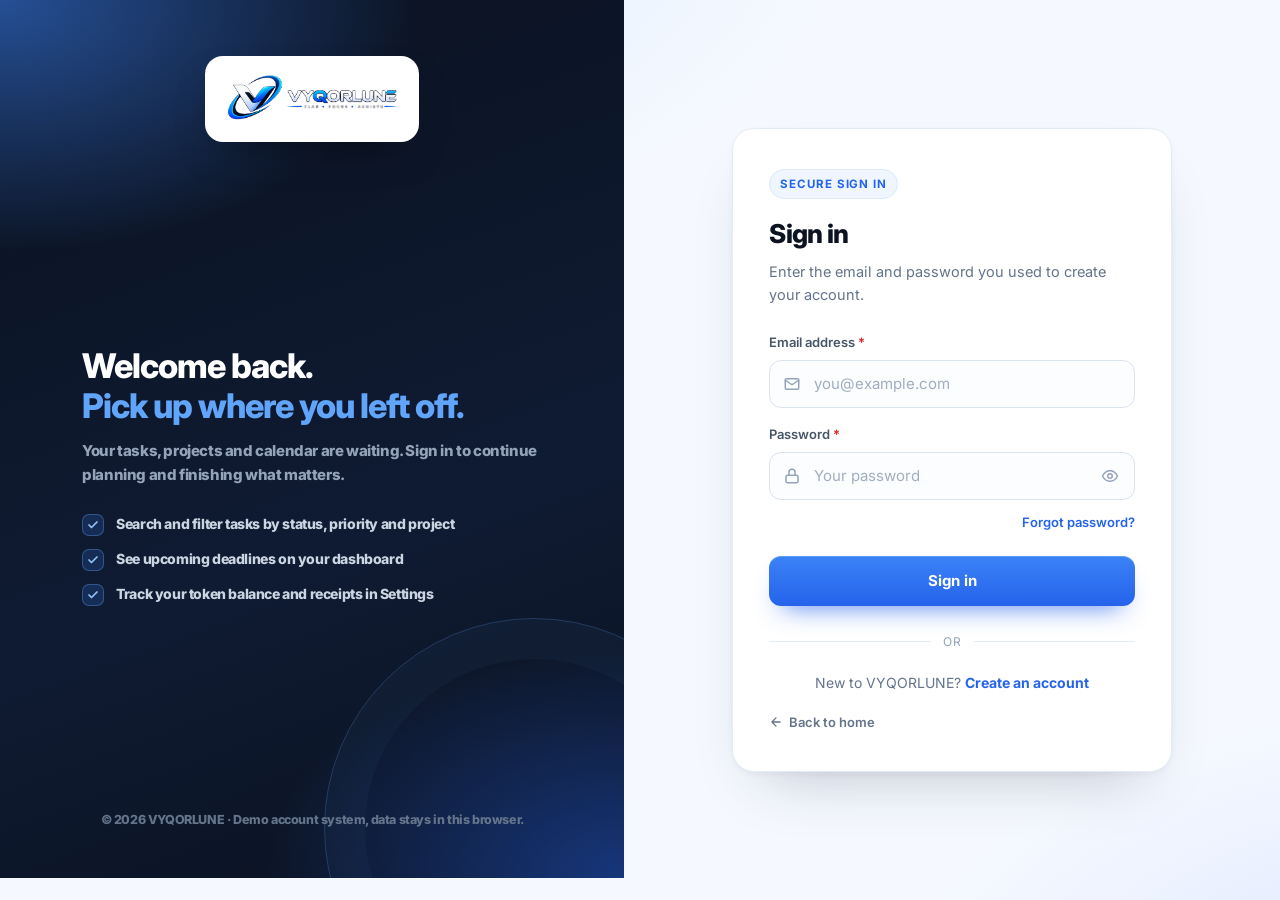
<file: login.html>
<!DOCTYPE html>
<html lang="en">
<head>
<meta charset="UTF-8">
<meta name="viewport" content="width=device-width, initial-scale=1.0">
<title>Loading — VYQORLUNE</title>
<link rel="preconnect" href="https://fonts.googleapis.com">
<link href="https://fonts.googleapis.com/css2?family=Inter:wght@400;500;600;700;800&display=swap" rel="stylesheet">
<style>
* { margin:0; padding:0; box-sizing:border-box; }
html, body {
  width:100%; height:100%;
  overflow:hidden;
  font-family:'Inter',system-ui,sans-serif;
  background: radial-gradient(circle at 50% 50%, #1e3a8a 0%, #0b1220 75%);
  color:#fff;
}

.travel-page {
  position: fixed;
  inset: 0;
  display: grid;
  place-items: center;
  overflow: hidden;
  transition: opacity .35s ease, transform .35s ease;
}
.travel-page.exit {
  opacity: 0;
  transform: scale(1.06);
}

/* ====== Glow orbs ====== */
.orb {
  position: absolute;
  border-radius: 50%;
  filter: blur(80px);
  opacity: .45;
  pointer-events: none;
}
.orb-1 {
  width: 520px; height: 520px;
  background: #3b82f6;
  top: -120px; left: -120px;
  animation: orbFloat 9s ease-in-out infinite;
}
.orb-2 {
  width: 420px; height: 420px;
  background: #8b5cf6;
  bottom: -120px; right: -120px;
  animation: orbFloat 9s ease-in-out infinite -4s;
}
@keyframes orbFloat {
  0%,100% { transform: translate(0,0) scale(1); opacity:.45; }
  50%     { transform: translate(50px,-40px) scale(1.15); opacity:.6; }
}

/* ====== Traveling streaks ====== */
.streaks {
  position: absolute;
  inset: 0;
  overflow: hidden;
  pointer-events: none;
}
.streak {
  position: absolute;
  height: 2px;
  background: linear-gradient(90deg, transparent, rgba(96,165,250,.9), transparent);
  border-radius: 2px;
  animation: streakMove linear infinite;
  will-change: transform;
}
@keyframes streakMove {
  0%   { transform: translateX(-200%) scaleX(.4); opacity: 0; }
  15%  { opacity: 1; }
  85%  { opacity: 1; }
  100% { transform: translateX(calc(100vw + 200%)) scaleX(1.4); opacity: 0; }
}

/* ====== Center content ====== */
.travel-content {
  position: relative;
  z-index: 2;
  display: flex;
  flex-direction: column;
  align-items: center;
  gap: 30px;
  text-align: center;
  padding: 20px;
}

/* Logo + rings */
.travel-logo {
  position: relative;
  width: 110px;
  height: 110px;
  display: grid;
  place-items: center;
  border-radius: 28px;
  background: linear-gradient(135deg, #60a5fa, #2563eb);
  box-shadow: 0 30px 60px -14px rgba(37,99,235,.9);
  animation: logoFloat 2s ease-in-out infinite;
}
@keyframes logoFloat {
  0%,100% { transform: translateY(0) scale(1); }
  50%     { transform: translateY(-6px) scale(1.02); }
}
.travel-logo svg {
  width: 52px;
  height: 52px;
  color: #fff;
  animation: checkPulse 2s ease-in-out infinite;
}
@keyframes checkPulse {
  0%,100% { opacity: .85; transform: scale(1); }
  50%     { opacity: 1; transform: scale(1.05); }
}

.ring {
  position: absolute;
  inset: -20px;
  border-radius: 34px;
  border: 2px solid rgba(96,165,250,.55);
  pointer-events: none;
  animation: ringExpand 2.2s ease-out infinite;
}
.ring:nth-child(2) { animation-delay: .73s; }
.ring:nth-child(3) { animation-delay: 1.46s; }
@keyframes ringExpand {
  0%   { transform: scale(1); opacity: .9; }
  100% { transform: scale(2.3); opacity: 0; }
}

/* Text */
.travel-title {
  font-size: 26px;
  font-weight: 800;
  letter-spacing: -.02em;
  color: #fff;
  margin-bottom: 6px;
}
.travel-sub {
  font-size: 14px;
  color: #93b3df;
  min-height: 22px;
  transition: opacity .3s;
}

/* Progress bar */
.travel-bar {
  width: min(320px, 80vw);
  height: 6px;
  background: rgba(255,255,255,.1);
  border-radius: 99px;
  overflow: hidden;
  position: relative;
}
.travel-bar i {
  display: block;
  height: 100%;
  width: 0;
  border-radius: 99px;
  background: linear-gradient(90deg, #60a5fa, #a78bfa, #60a5fa);
  background-size: 200% 100%;
  animation:
    barFill 2s cubic-bezier(.4,0,.2,1) forwards,
    barShift 1.2s linear infinite;
  box-shadow: 0 0 14px rgba(96,165,250,.8);
}
@keyframes barFill {
  0%   { width: 0%; }
  30%  { width: 45%; }
  70%  { width: 78%; }
  100% { width: 100%; }
}
@keyframes barShift {
  0%   { background-position: 0 0; }
  100% { background-position: 200% 0; }
}

/* Trail dots */
.trail {
  display: flex;
  gap: 8px;
}
.trail span {
  width: 8px;
  height: 8px;
  border-radius: 50%;
  background: #60a5fa;
  opacity: .3;
  animation: dotPulse 1.2s ease-in-out infinite;
}
.trail span:nth-child(2) { animation-delay: .15s; }
.trail span:nth-child(3) { animation-delay: .3s; }
@keyframes dotPulse {
  0%,100% { opacity: .3; transform: scale(1); }
  50%     { opacity: 1; transform: scale(1.4); }
}

@media (max-width: 560px){
  .travel-logo { width: 90px; height: 90px; border-radius: 24px; }
  .travel-logo svg { width: 42px; height: 42px; }
  .travel-title { font-size: 22px; }
  .travel-sub { font-size: 13px; }
}
</style>
</head>
<body>

<div class="travel-page" id="travelPage">
  <div class="orb orb-1"></div>
  <div class="orb orb-2"></div>
  <div class="streaks" id="streaks"></div>

  <div class="travel-content">
    <div class="travel-logo">
      <span class="ring"></span>
      <span class="ring"></span>
      <span class="ring"></span>
      <svg viewBox="0 0 24 24" fill="none" stroke="currentColor" stroke-width="3" stroke-linecap="round" stroke-linejoin="round"><path d="M20 6 9 17l-5-5"/></svg>
    </div>

    <div>
      <div class="travel-title">Welcome Back</div>
      <div class="travel-sub" id="travelSub">Authenticating your session...</div>
    </div>

    <div class="travel-bar"><i></i></div>

    <div class="trail">
      <span></span><span></span><span></span>
    </div>
  </div>
</div>

<script src="app.js"></script>
<script>
(function(){
  'use strict';

  /* Guard — must be signed in to reach this page */
  const user = TK.getUser();
  if (!user){
    window.location.replace('signin.html');
    return;
  }

  /* Generate traveling streaks */
  const streaks = document.getElementById('streaks');
  const NUM = 22;
  for (let i = 0; i < NUM; i++){
    const s = document.createElement('div');
    s.className = 'streak';
    s.style.top = (Math.random() * 100) + '%';
    s.style.width = (60 + Math.random() * 240) + 'px';
    s.style.animationDuration = (1.8 + Math.random() * 2.2) + 's';
    s.style.animationDelay = (Math.random() * 2.2) + 's';
    s.style.opacity = (0.25 + Math.random() * 0.65).toString();
    streaks.appendChild(s);
  }

  /* Rotating messages */
  const messages = [
    'Authenticating your session...',
    'Loading your workspace...',
    'Syncing your tasks...',
    'Almost ready...'
  ];
  const sub = document.getElementById('travelSub');
  let i = 0;
  const interval = setInterval(() => {
    i++;
    if (i < messages.length){
      sub.style.opacity = '0';
      setTimeout(() => {
        sub.textContent = messages[i];
        sub.style.opacity = '1';
      }, 180);
    } else {
      clearInterval(interval);
    }
  }, 500);

  /* After 2.2s → smooth exit → app.html (or onboarding if needed) */
  setTimeout(() => {
    clearInterval(interval);
    const page = document.getElementById('travelPage');
    page.classList.add('exit');

    setTimeout(() => {
      window.location.replace(user.onboarded ? 'app.html' : 'onboarding.html');
    }, 350);
  }, 2200);
})();
</script>
</body>
</html>
</file>
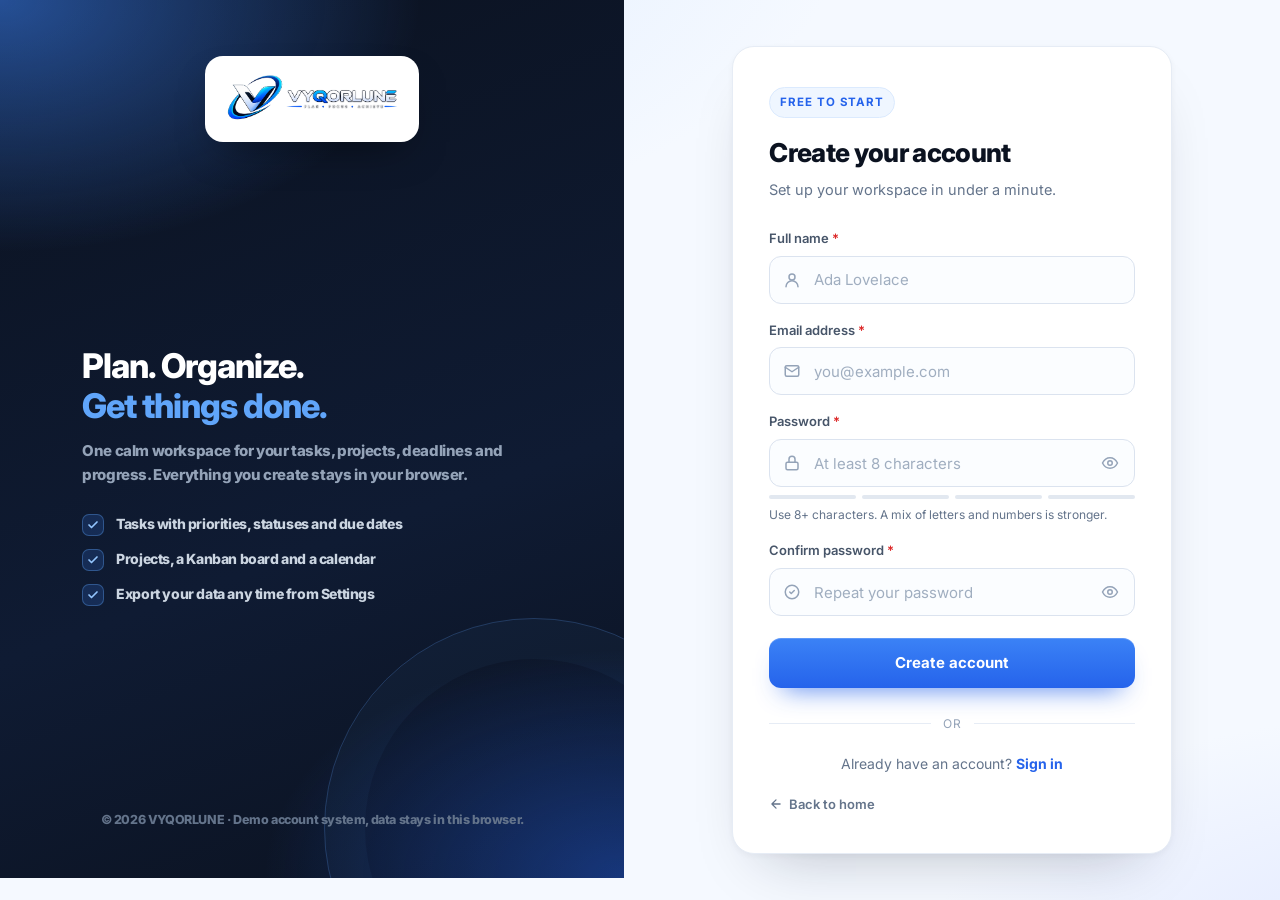
<file: onboarding.html>
<!DOCTYPE html>
<html lang="en">
<head>
<meta charset="UTF-8">
<meta name="viewport" content="width=device-width, initial-scale=1.0">
<title>Welcome — VYQORLUNE</title>
<link rel="preconnect" href="https://fonts.googleapis.com">
<link href="https://fonts.googleapis.com/css2?family=Inter:wght@400;500;600;700;800&display=swap" rel="stylesheet">
<link rel="stylesheet" href="styles.css">
<style>
html { background:#f1f7ff; }

.onb-page{
  min-height:100vh;display:grid;place-items:center;padding:32px 16px;
  background:
    radial-gradient(60% 70% at 15% 20%,rgba(147,197,253,.32),transparent 65%),
    radial-gradient(60% 70% at 85% 80%,rgba(196,181,253,.26),transparent 65%),
    linear-gradient(180deg,#f1f7ff,#fff);
}
.onb-box{
  width:100%;max-width:560px;
  background:var(--card);border:1px solid var(--line);
  border-radius:22px;padding:36px 32px;
  box-shadow:0 36px 70px -28px rgba(15,23,42,.35);
}
.onb-brand{
  display:flex;align-items:center;gap:10px;justify-content:center;
  font-weight:800;font-size:20px;letter-spacing:-.02em;
  color:var(--ink);margin-bottom:8px;text-decoration:none;
}
.onb-brand .mark{
  width:34px;height:34px;border-radius:10px;
  background:linear-gradient(135deg,#60a5fa,#2563eb);
  display:grid;place-items:center;color:#fff;
  box-shadow:0 8px 18px -6px rgba(37,99,235,.8);
}
.onb-subtitle{
  text-align:center;font-size:13px;color:var(--slate-500);
  margin-bottom:28px;
}
.onb-progress-wrap{position:relative;margin-bottom:32px}
.onb-progress-track{
  height:6px;background:var(--line);border-radius:99px;overflow:hidden;
}
.onb-progress-fill{
  height:100%;width:0%;
  background:linear-gradient(90deg,#60a5fa,#2563eb,#7c3aed);
  border-radius:99px;
  transition:width .5s cubic-bezier(.4, 0, .2, 1);
}
.onb-step-counter{
  position:absolute;right:0;top:-22px;
  font-size:11.5px;font-weight:700;color:var(--blue-600);
  letter-spacing:.05em;
}
.onb-step{display:none;}
.onb-step.active{
  display:block;
  animation: pageSwap .45s cubic-bezier(.22, 1, .36, 1);
}
@keyframes pageSwap{
  0%{ opacity: 0; transform: scale(.96) translateY(6px); }
  100%{ opacity: 1; transform: scale(1) translateY(0); }
}
.onb-emoji{
  font-size:44px;line-height:1;text-align:center;margin-bottom:14px;
}
.onb-step h2{
  font-size:24px;font-weight:800;letter-spacing:-.02em;
  margin:0 0 8px;color:var(--ink);text-align:center;line-height:1.25;
}
.onb-step .lead{
  font-size:14.5px;color:var(--slate-500);
  margin:0 0 26px;text-align:center;line-height:1.5;
}
.onb-field{
  width:100%;padding:13px 16px;border-radius:11px;
  border:1.5px solid var(--line);background:var(--bg);
  color:var(--ink);font:inherit;font-size:15px;
  text-align:center;font-weight:600;
  transition:border-color .2s,box-shadow .2s;
}
.onb-field:focus{
  outline:none;border-color:var(--blue-500);
  box-shadow:0 0 0 4px rgba(59,130,246,.16);
}
.onb-field.error{
  border-color:var(--danger);
  animation: shake .35s ease;
}
@keyframes shake{
  0%,100%{transform:translateX(0)}
  25%{transform:translateX(-6px)}
  75%{transform:translateX(6px)}
}
.onb-grid{
  display:grid;
  grid-template-columns:repeat(auto-fit,minmax(140px,1fr));
  gap:10px;margin-bottom:6px;
}
.onb-opt{
  display:flex;align-items:center;justify-content:center;
  gap:8px;padding:16px 14px;border-radius:12px;
  border:1.5px solid var(--line);background:var(--card);
  font-size:13.5px;font-weight:600;color:var(--slate-600);
  cursor:pointer;font-family:inherit;position:relative;
  transition:transform .22s cubic-bezier(.2,.7,.2,1),
             border-color .2s, background-color .2s, color .2s,
             box-shadow .22s;
}
.onb-opt:hover{
  transform:translateY(-2px);border-color:#bfd6fb;
  box-shadow:0 10px 20px -10px rgba(37,99,235,.28);
}
.onb-opt:active{transform:translateY(0);}
.onb-opt.active{
  border-color:var(--blue-500);
  background:var(--blue-50);color:var(--blue-600);
  box-shadow:0 6px 16px -8px rgba(37,99,235,.4);
}
.onb-opt.active::after{
  content:"✓";position:absolute;top:6px;right:8px;
  width:18px;height:18px;border-radius:50%;
  background:var(--blue-600);color:#fff;
  display:grid;place-items:center;
  font-size:10px;font-weight:800;
}
.onb-opt .ico{font-size:18px;line-height:1;}
.onb-actions{
  display:flex;gap:12px;justify-content:flex-end;margin-top:26px;
}
.onb-btn{
  display:inline-flex;align-items:center;justify-content:center;
  gap:8px;font-weight:700;font-size:14.5px;
  padding:13px 26px;border-radius:12px;
  border:1px solid transparent;cursor:pointer;font-family:inherit;
  transition:transform .22s cubic-bezier(.2,.7,.2,1),
             background-color .2s, border-color .2s, box-shadow .22s;
}
.onb-btn:hover{transform:translateY(-1px);}
.onb-btn:active{transform:translateY(0) scale(.97);}
.onb-btn.primary{
  background:#2563eb;color:#fff;
  box-shadow:0 12px 26px -10px rgba(37,99,235,.8);
}
.onb-btn.primary:hover{background:#1d4ed8;}
.onb-btn.ghost{
  background:var(--card);border-color:var(--line);color:var(--ink);
}
.onb-btn.ghost:hover{background:var(--blue-50);border-color:#bfd6fb;}
.onb-btn.lg{padding:15px 32px;font-size:15px;border-radius:13px;}
.onb-success{text-align:center;padding:16px 0 4px;}
.onb-success-icon{
  width:100px;height:100px;border-radius:50%;
  margin:0 auto 24px;
  background:linear-gradient(135deg,#60a5fa,#2563eb);
  display:grid;place-items:center;color:#fff;
  box-shadow:0 24px 48px -14px rgba(37,99,235,.7);
  animation:successPop .5s cubic-bezier(.22, 1, .36, 1);
}
.onb-success-icon svg{width:48px;height:48px;}
@keyframes successPop{
  0%{transform:scale(.6);opacity:0;}
  100%{transform:scale(1);opacity:1;}
}
.onb-success h2{font-size:26px;margin-bottom:10px;}
.onb-success p{color:var(--slate-500);margin-bottom:26px;font-size:15px;}
.onb-confetti{
  position:fixed;inset:0;pointer-events:none;
  z-index:9999;overflow:hidden;
}
.onb-confetti i{
  position:absolute;top:-20px;border-radius:2px;
  animation:confettiFall linear forwards;
}
@keyframes confettiFall{
  to{transform:translateY(105vh) rotate(720deg);opacity:.1;}
}
@media (max-width:600px){
  .onb-box{padding:30px 22px;border-radius:18px;}
  .onb-step h2{font-size:21px;}
  .onb-emoji{font-size:38px;}
  .onb-grid{grid-template-columns:1fr 1fr;}
  .onb-opt{padding:14px 10px;font-size:12.5px;}
  .onb-actions{flex-wrap:wrap;}
  .onb-actions .onb-btn{flex:1;}
}
@media (prefers-reduced-motion: reduce){
  .onb-step.active{animation-duration:.001ms !important;}
}
</style>
</head>
<body>

<div class="onb-page">
  <div class="onb-box" id="onbBox">

    <a href="index.html" class="onb-brand">
      <span class="mark"><svg viewBox="0 0 24 24" width="18" height="18" fill="none" stroke="currentColor" stroke-width="3.4" stroke-linecap="round" stroke-linejoin="round"><path d="M20 6 9 17l-5-5"/></svg></span>
      VYQORLUNE
    </a>
    <p class="onb-subtitle">Personalize your workspace · ~60 seconds</p>

    <div class="onb-progress-wrap">
      <div class="onb-progress-track">
        <div class="onb-progress-fill" id="onbProgress" style="width:14.28%"></div>
      </div>
      <div class="onb-step-counter" id="onbCounter">1 / 7</div>
    </div>

    <!-- STEP 1 — Name -->
    <div class="onb-step active" data-step="1">
      <div class="onb-emoji">👋</div>
      <h2>What should we call you?</h2>
      <p class="lead">Your name appears on your dashboard.</p>
      <input id="onbName" class="onb-field" type="text" maxlength="60" placeholder="Type your name">
      <div class="onb-actions">
        <button class="onb-btn primary" data-next="2" type="button">Continue</button>
      </div>
    </div>

    <!-- STEP 2 — Gender -->
    <div class="onb-step" data-step="2">
      <div class="onb-emoji">🙂</div>
      <h2>How do you identify?</h2>
      <p class="lead">Optional — you can skip.</p>
      <div class="onb-grid" id="genderGrid">
        <button class="onb-opt" data-gender="male" type="button"><span class="ico">👨</span> Male</button>
        <button class="onb-opt" data-gender="female" type="button"><span class="ico">👩</span> Female</button>
        <button class="onb-opt" data-gender="na" type="button"><span class="ico">🌈</span> Prefer not to say</button>
      </div>
      <div class="onb-actions">
        <button class="onb-btn ghost" data-back="1" type="button">Back</button>
        <button class="onb-btn primary" data-next="3" type="button">Continue</button>
      </div>
    </div>

    <!-- STEP 3 — Role -->
    <div class="onb-step" data-step="3">
      <div class="onb-emoji">💼</div>
      <h2>What do you do?</h2>
      <p class="lead">We'll suggest the best workflows for you.</p>
      <div class="onb-grid" id="roleGrid">
        <button class="onb-opt" data-role="student" type="button">🎓 Student</button>
        <button class="onb-opt" data-role="developer" type="button">💻 Developer</button>
        <button class="onb-opt" data-role="designer" type="button">🎨 Designer</button>
        <button class="onb-opt" data-role="manager" type="button">📊 Manager</button>
        <button class="onb-opt" data-role="freelancer" type="button">🚀 Freelancer</button>
        <button class="onb-opt" data-role="other" type="button">✨ Other</button>
      </div>
      <div class="onb-actions">
        <button class="onb-btn ghost" data-back="2" type="button">Back</button>
        <button class="onb-btn primary" data-next="4" type="button">Continue</button>
      </div>
    </div>

    <!-- STEP 4 — Purpose -->
    <div class="onb-step" data-step="4">
      <div class="onb-emoji">🎯</div>
      <h2>What brings you here?</h2>
      <p class="lead">Pick the one that fits best.</p>
      <div class="onb-grid" id="purposeGrid">
        <button class="onb-opt" data-purpose="personal" type="button">🌟 Personal</button>
        <button class="onb-opt" data-purpose="study" type="button">📚 Study</button>
        <button class="onb-opt" data-purpose="work" type="button">🏢 Work</button>
      </div>
      <div class="onb-actions">
        <button class="onb-btn ghost" data-back="3" type="button">Back</button>
        <button class="onb-btn primary" data-next="5" type="button">Continue</button>
      </div>
    </div>

    <!-- STEP 5 — Daily load -->
    <div class="onb-step" data-step="5">
      <div class="onb-emoji">📅</div>
      <h2>How many tasks daily?</h2>
      <p class="lead">We'll calibrate your default views.</p>
      <div class="onb-grid" id="loadGrid">
        <button class="onb-opt" data-load="light" type="button">🌱 1 – 3</button>
        <button class="onb-opt" data-load="normal" type="button">🌿 4 – 7</button>
        <button class="onb-opt" data-load="heavy" type="button">🌳 8 – 15</button>
        <button class="onb-opt" data-load="intense" type="button">🔥 15+</button>
      </div>
      <div class="onb-actions">
        <button class="onb-btn ghost" data-back="4" type="button">Back</button>
        <button class="onb-btn primary" data-next="6" type="button">Continue</button>
      </div>
    </div>

    <!-- STEP 6 — Challenge -->
    <div class="onb-step" data-step="6">
      <div class="onb-emoji">🧠</div>
      <h2>Biggest productivity challenge?</h2>
      <p class="lead">We'll focus the app around solving it.</p>
      <div class="onb-grid" id="challengeGrid">
        <button class="onb-opt" data-challenge="too-many" type="button">📦 Too many tasks</button>
        <button class="onb-opt" data-challenge="deadlines" type="button">⏰ Deadlines</button>
        <button class="onb-opt" data-challenge="focus" type="button">🎯 Focus</button>
      </div>
      <div class="onb-actions">
        <button class="onb-btn ghost" data-back="5" type="button">Back</button>
        <button class="onb-btn primary" data-next="7" type="button">Continue</button>
      </div>
    </div>

    <!-- STEP 7 — Features -->
    <div class="onb-step" data-step="7">
      <div class="onb-emoji">⚡</div>
      <h2>Which features excite you?</h2>
      <p class="lead">Pick as many as you like.</p>
      <div class="onb-grid" id="featuresGrid">
        <button class="onb-opt" data-feature="calendar" type="button">📆 Calendar</button>
        <button class="onb-opt" data-feature="kanban" type="button">🗂️ Kanban</button>
        <button class="onb-opt" data-feature="search" type="button">🔍 Search</button>
        <button class="onb-opt" data-feature="priorities" type="button">🔥 Priorities</button>
        <button class="onb-opt" data-feature="progress" type="button">📊 Progress</button>
        <button class="onb-opt" data-feature="themes" type="button">🎨 Themes</button>
      </div>
      <div class="onb-actions">
        <button class="onb-btn ghost" data-back="6" type="button">Back</button>
        <button class="onb-btn primary lg" id="finishBtn" type="button">Finish</button>
      </div>
    </div>

    <!-- SUCCESS -->
    <div class="onb-step onb-success" data-step="done">
      <div class="onb-success-icon">
        <svg viewBox="0 0 24 24" fill="none" stroke="currentColor" stroke-width="3" stroke-linecap="round" stroke-linejoin="round"><path d="M20 6 9 17l-5-5"/></svg>
      </div>
      <h2>You're all set! 🎉</h2>
      <p>Your personalized VYQORLUNE workspace is ready.</p>
      <a href="app.html" class="onb-btn primary lg">Go to Dashboard</a>
    </div>

  </div>
</div>

<script src="app.js"></script>
<script>
(function(){
  'use strict';

  if (!TK.getUser()){ window.location.replace('signup.html'); return; }

  const box = document.getElementById('onbBox');
  const progress = document.getElementById('onbProgress');
  const counter  = document.getElementById('onbCounter');
  const nameInput = document.getElementById('onbName');
  const TOTAL_STEPS = 7;

  const data = {
    name:'', gender:'na', role:'', purpose:'',
    load:'', challenge:'', features:[]
  };

  const user = TK.getUser();
  if (user && user.name) nameInput.value = user.name;

  let currentStep = 1;

  function showStep(n){
    box.querySelectorAll('.onb-step').forEach(s => s.classList.remove('active'));
    const target = box.querySelector(`.onb-step[data-step="${n}"]`);
    if (!target) return;
    target.classList.add('active');

    if (typeof n === 'number'){
      currentStep = n;
      progress.style.width = ((n / TOTAL_STEPS) * 100) + '%';
      counter.textContent = n + ' / ' + TOTAL_STEPS;
    } else {
      progress.style.width = '100%';
      counter.textContent = 'Complete';
    }
  }

  function requireName(){
    const name = nameInput.value.trim();
    if (!name){
      nameInput.classList.remove('error');
      void nameInput.offsetWidth;
      nameInput.classList.add('error');
      nameInput.focus();
      setTimeout(() => nameInput.classList.remove('error'), 1300);
      return false;
    }
    data.name = name;
    return true;
  }

  box.querySelectorAll('[data-next]').forEach(btn => {
    btn.addEventListener('click', () => {
      const n = +btn.dataset.next;
      if (currentStep === 1 && n === 2){
        if (!requireName()) return;
      }
      showStep(n);
    });
  });

  box.querySelectorAll('[data-back]').forEach(btn => {
    btn.addEventListener('click', () => showStep(+btn.dataset.back));
  });

  nameInput.addEventListener('keydown', e => {
    if (e.key === 'Enter'){
      e.preventDefault();
      if (!requireName()) return;
      showStep(2);
    }
  });

  function wireSingle(gridId, key, attr){
    const grid = document.getElementById(gridId);
    if (!grid) return;
    grid.addEventListener('click', e => {
      const b = e.target.closest(`[${attr}]`); if (!b) return;
      grid.querySelectorAll('.onb-opt').forEach(x => x.classList.remove('active'));
      b.classList.add('active');
      data[key] = b.getAttribute(attr);
    });
  }
  wireSingle('genderGrid','gender','data-gender');
  wireSingle('roleGrid','role','data-role');
  wireSingle('purposeGrid','purpose','data-purpose');
  wireSingle('loadGrid','load','data-load');
  wireSingle('challengeGrid','challenge','data-challenge');

  document.getElementById('featuresGrid').addEventListener('click', e => {
    const b = e.target.closest('[data-feature]'); if (!b) return;
    b.classList.toggle('active');
    const f = b.dataset.feature;
    if (b.classList.contains('active')){
      if (!data.features.includes(f)) data.features.push(f);
    } else {
      data.features = data.features.filter(x => x !== f);
    }
  });

  document.getElementById('finishBtn').addEventListener('click', () => {
    const u = TK.getUser();
    u.name = data.name || u.name;
    u.gender = data.gender;
    u.role = data.role;
    u.purpose = data.purpose;
    u.load = data.load;
    u.challenge = data.challenge;
    u.features = data.features;
    u.onboarded = true;
    u.onboardedAt = new Date().toISOString();
    TK.setUser(u);

    const wrap = document.createElement('div');
    wrap.className = 'onb-confetti';
    document.body.appendChild(wrap);
    const colors = ['#2563eb','#7c3aed','#16a34a','#d97706','#dc2626','#db2777','#0891b2'];
    for (let i = 0; i < 80; i++){
      const p = document.createElement('i');
      p.style.left = Math.random()*100 + 'vw';
      p.style.background = colors[i % colors.length];
      p.style.animationDuration = (1.5 + Math.random()*1.5) + 's';
      p.style.animationDelay = (Math.random()*0.5) + 's';
      p.style.width = (6 + Math.random()*8) + 'px';
      p.style.height = (6 + Math.random()*8) + 'px';
      wrap.appendChild(p);
    }
    setTimeout(() => wrap.remove(), 4000);

    showStep('done');
  });
})();
</script>
</body>
</html>
</file>
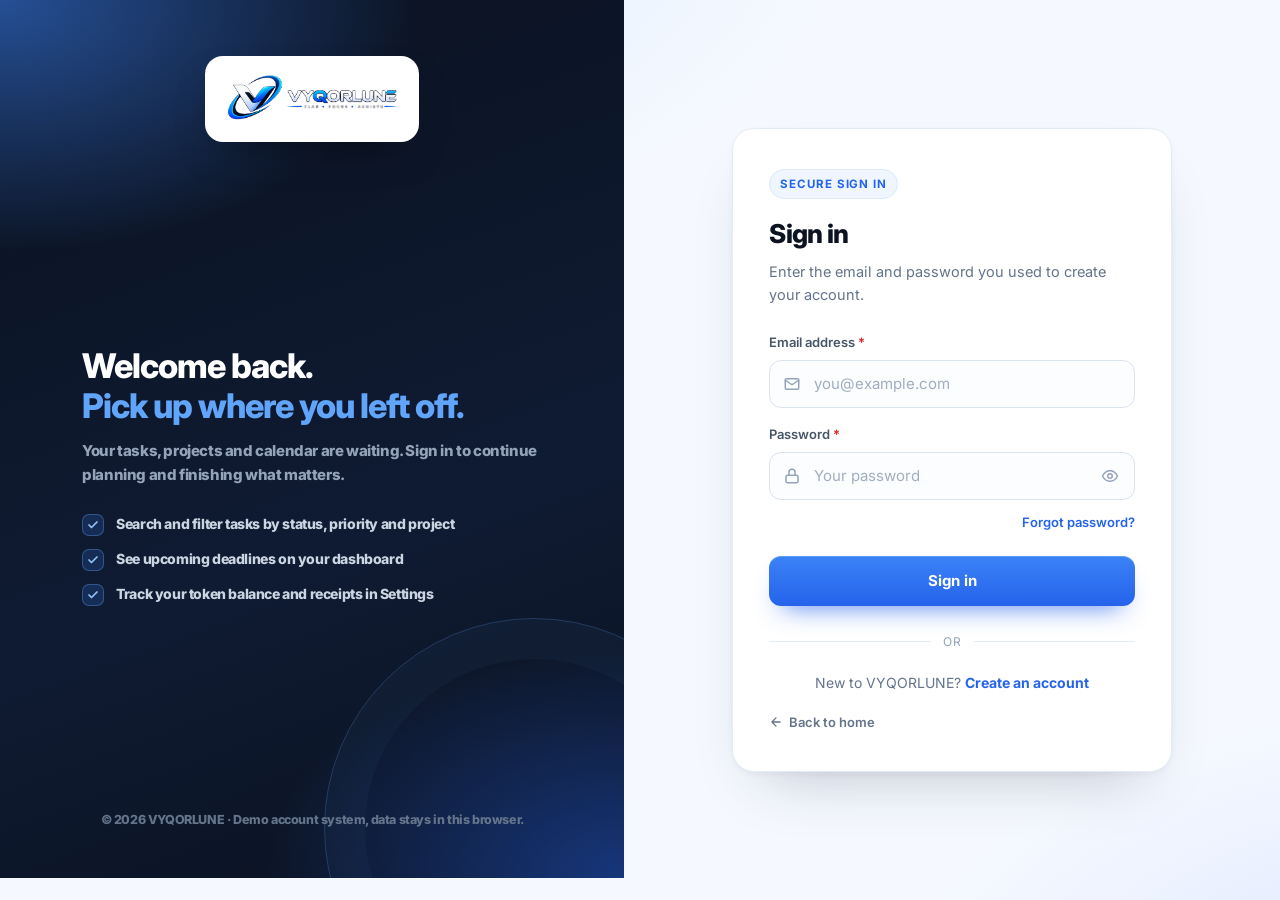
<file: payment.html>
<!DOCTYPE html>
<html lang="en" data-theme="light">
<head>
<meta charset="UTF-8">
<meta name="viewport" content="width=device-width, initial-scale=1.0">
<title>Checkout — VYQORLUNE</title>
<link rel="preconnect" href="https://fonts.googleapis.com">
<link href="https://fonts.googleapis.com/css2?family=Inter:wght@400;500;600;700;800&display=swap" rel="stylesheet">
<link rel="stylesheet" href="styles.css">
<style>
/* Payment-specific */
.payment-wrap{position:relative}
.method-fields{animation:methodSlide .4s cubic-bezier(.2,.7,.2,1)}
@keyframes methodSlide{
  from{opacity:0;transform:translateX(-20px);}
  to{opacity:1;transform:none;}
}
.pay-btn-wrap{position:relative;margin-top:20px}
.pay-progress{
  height:6px;background:var(--line);border-radius:99px;overflow:hidden;
  margin-top:14px;opacity:0;transition:opacity .3s;
}
.pay-progress.show{opacity:1}
.pay-progress i{
  display:block;height:100%;width:0;border-radius:99px;
  background:linear-gradient(90deg,#60a5fa,#2563eb,#7c3aed);
  background-size:200% 100%;
  animation:payProgressFill 1.6s cubic-bezier(.2,.7,.2,1) forwards,
            payProgressShift 1s linear infinite;
}
@keyframes payProgressFill{0%{width:0}60%{width:75%}100%{width:100%}}
@keyframes payProgressShift{0%{background-position:0 0}100%{background-position:200% 0}}
.bill-card{
  background:var(--bg-soft);border:1px solid var(--line);
  border-radius:12px;padding:14px 16px;margin:14px 0;
}
.bill-row{display:flex;justify-content:space-between;gap:10px;font-size:13.5px;padding:5px 0}
.bill-row.muted{color:var(--slate-500);font-size:12.5px}
.bill-row.total{
  font-weight:800;font-size:16px;color:var(--ink);
  padding-top:12px;margin-top:10px;border-top:1px dashed var(--line);
}
.bill-row.total strong{font-size:20px;color:var(--blue-600)}
.bill-download-btn{
  display:inline-flex;align-items:center;gap:6px;
  width:100%;justify-content:center;
  margin-top:10px;padding:10px 16px;
  font-size:13px;font-weight:600;
  border:1.5px dashed var(--line);border-radius:10px;
  background:var(--card);color:var(--slate-600);cursor:pointer;
  transition:all .25s;
}
.bill-download-btn:hover{
  border-color:var(--blue-500);
  color:var(--blue-600);
  background:var(--blue-50);
}
.bill-download-btn svg{width:14px;height:14px}

/* Success screen - slides in from right */
.pay-success-overlay{
  position:fixed;inset:0;z-index:500;
  background:rgba(15,23,42,.6);backdrop-filter:blur(8px);
  display:grid;place-items:center;padding:20px;overflow-y:auto;
  opacity:0;visibility:hidden;transition:opacity .4s,visibility .4s;
}
.pay-success-overlay.show{opacity:1;visibility:visible}
.pay-success-card{
  background:var(--card);border:1px solid var(--line);
  border-radius:24px;padding:48px 36px;text-align:center;
  max-width:440px;width:100%;margin:auto;
  box-shadow:0 40px 80px -30px rgba(15,23,42,.5);
  transform:translateX(80px) scale(.95);
  transition:transform .65s cubic-bezier(.2,.7,.2,1) .1s;
}
.pay-success-overlay.show .pay-success-card{
  transform:translateX(0) scale(1);
}
.pay-success-icon{
  width:100px;height:100px;border-radius:50%;
  margin:0 auto 24px;
  background:linear-gradient(135deg,#60a5fa,#2563eb);
  display:grid;place-items:center;color:#fff;
  box-shadow:0 24px 48px -14px rgba(37,99,235,.75);
  transform:scale(.3);opacity:0;
  transition:transform .6s cubic-bezier(.2,.7,.2,1) .3s,opacity .3s .3s;
}
.pay-success-overlay.show .pay-success-icon{
  transform:scale(1);opacity:1;
}
.pay-success-icon svg{width:50px;height:50px}
.pay-success-card h2{font-size:26px;margin-bottom:10px;animation:successFade .5s .4s backwards}
.pay-success-card p{color:var(--slate-500);font-size:14.5px;margin-bottom:20px;animation:successFade .5s .5s backwards}
@keyframes successFade{from{opacity:0;transform:translateY(10px)}to{opacity:1;transform:none}}
.pay-success-invoice{
  background:var(--bg-soft);border:1px dashed var(--line);
  border-radius:12px;padding:14px;margin:16px 0;
  font-family:ui-monospace,Menlo,monospace;font-size:12px;
  color:var(--slate-600);text-align:left;
}
.pay-success-invoice div{display:flex;justify-content:space-between;padding:3px 0}
.pay-success-invoice div strong{color:var(--ink)}
.pay-success-actions{display:flex;flex-direction:column;gap:10px;margin-top:20px;animation:successFade .5s .6s backwards}

.card-expiry-row{display:grid;grid-template-columns:1.2fr 1fr;gap:8px}
.card-expiry-row select{
  width:100%;padding:10px 12px;border-radius:9px;
  border:1px solid var(--line);background:var(--bg);color:var(--ink);
  font:inherit;font-size:14px;cursor:pointer;
}
.test-banner{display:flex;align-items:flex-start;gap:10px;padding:12px 14px;border-radius:10px;
  background:#fffbeb;border:1px solid #fcd34d;color:#92400e;font-size:13px;line-height:1.5;margin:16px 0 4px}
.test-banner strong{display:block;font-size:12px;letter-spacing:.06em;text-transform:uppercase;color:#b45309}
.test-banner svg{width:18px;height:18px;flex:none;margin-top:1px}
.test-badge{display:inline-block;padding:4px 10px;border-radius:99px;background:#fef3c7;color:#b45309;
  font-size:11px;font-weight:800;letter-spacing:.08em;text-transform:uppercase;border:1px solid #fcd34d;margin-bottom:12px}
.test-card-hint{display:flex;align-items:center;justify-content:space-between;gap:10px;flex-wrap:wrap;
  font-size:12.5px;color:var(--slate-500);margin:-4px 0 14px}
.test-card-fill{background:none;border:1px dashed var(--blue-500);color:var(--blue-600);border-radius:8px;
  padding:6px 10px;font:inherit;font-size:12.5px;font-weight:600;cursor:pointer}
.test-card-fill:hover{background:var(--blue-50)}
.receipt-note{font-size:12.5px;color:var(--slate-500);margin-top:12px;min-height:18px}
.receipt-note.error{color:#b91c1c}
.pkg-switch{display:flex;flex-wrap:wrap;gap:8px;margin:16px 0 4px}
.pkg{flex:1 1 auto;text-align:center;padding:9px 10px;border-radius:10px;border:1px solid var(--line);
  font-size:12.5px;font-weight:600;color:var(--slate-600);background:var(--card);text-decoration:none}
.pkg:hover{border-color:#bfd6fb;background:var(--blue-50)}
.pkg.active{border-color:var(--blue-500);color:var(--blue-600);background:var(--blue-50)}
.method-note{font-size:13.5px;color:var(--slate-500);margin-bottom:12px}
</style>
</head>
<body>

<div class="payment-page">
  <div class="payment-header">
    <a href="index.html#pricing" class="back">
      <svg width="15" height="15" viewBox="0 0 24 24" fill="none" stroke="currentColor" stroke-width="2.2" stroke-linecap="round" stroke-linejoin="round"><path d="M19 12H5M12 19l-7-7 7-7"/></svg>
      Back to plans
    </a>
    <a href="index.html" class="brand">
      <span class="brand-mark"><svg viewBox="0 0 24 24" width="15" height="15" fill="none" stroke="currentColor" stroke-width="3.4" stroke-linecap="round" stroke-linejoin="round"><path d="M20 6 9 17l-5-5"/></svg></span>
      VYQORLUNE
    </a>
    <button class="icon-btn theme-toggle" type="button" aria-label="Toggle theme">
      <svg class="icon-sun" viewBox="0 0 24 24" fill="none" stroke="currentColor" stroke-width="2" stroke-linecap="round"><circle cx="12" cy="12" r="4"/><path d="M12 2v2M12 20v2M4.9 4.9l1.4 1.4M17.7 17.7l1.4 1.4M2 12h2M20 12h2M4.9 19.1l1.4-1.4M17.7 6.3l1.4-1.4"/></svg>
      <svg class="icon-moon" viewBox="0 0 24 24" fill="none" stroke="currentColor" stroke-width="2" stroke-linecap="round" stroke-linejoin="round"><path d="M21 12.8A9 9 0 1 1 11.2 3a7 7 0 0 0 9.8 9.8z"/></svg>
    </button>
  </div>

  <div class="payment-wrap">
    <div class="pay-panel">
      <h2>Payment details</h2>
      <p>Choose how you want to pay. All transactions are encrypted.</p>
      <div class="test-banner" role="note">
        <svg viewBox="0 0 24 24" fill="none" stroke="currentColor" stroke-width="2" stroke-linecap="round" stroke-linejoin="round"><path d="M10.3 3.9 1.8 18a2 2 0 0 0 1.7 3h17a2 2 0 0 0 1.7-3L13.7 3.9a2 2 0 0 0-3.4 0z"/><path d="M12 9v4M12 17h.01"/></svg>
        <div><strong>Test mode / demo</strong>No real money is charged. Card details are checked for format only and are never sent or stored.</div>
      </div>

      <div class="pay-methods" id="payMethods">
        <button class="pay-method active" data-method="card" type="button">
          <svg viewBox="0 0 24 24" fill="none" stroke="currentColor" stroke-width="1.8"><rect x="2" y="5" width="20" height="14" rx="2"/><path d="M2 10h20"/></svg>
          Card
        </button>
        <button class="pay-method" data-method="paypal" type="button">
          <svg viewBox="0 0 24 24" fill="currentColor"><path d="M7.1 21.5h3.4l.7-4.4h2.5c3.4 0 5.7-2 6.4-5.6.5-2.6-.8-4.2-3.6-4.2h-6.2L7.1 21.5zm5.6-8.7h-1.6l1.1-6.3h1.5c1.5 0 2 .7 1.7 2.2-.3 1.8-1.3 4.1-2.7 4.1z"/></svg>
          PayPal
        </button>
        <button class="pay-method" data-method="apple" type="button">
          <svg viewBox="0 0 24 24" fill="currentColor"><path d="M17.05 12.04c-.03-2.7 2.2-4 2.3-4.06-1.25-1.83-3.2-2.08-3.9-2.1-1.66-.17-3.24.98-4.08.98-.84 0-2.14-.96-3.52-.93-1.8.03-3.46 1.05-4.39 2.66-1.87 3.25-.48 8.06 1.34 10.7.89 1.29 1.95 2.74 3.34 2.69 1.34-.05 1.85-.87 3.47-.87s2.08.87 3.5.84c1.45-.03 2.36-1.32 3.24-2.62 1.02-1.5 1.44-2.96 1.46-3.03-.03-.01-2.8-1.08-2.83-4.26zM14.4 4.2c.74-.9 1.24-2.15 1.1-3.4-1.06.04-2.35.71-3.11 1.6-.68.8-1.28 2.07-1.12 3.29 1.19.09 2.4-.6 3.13-1.49z"/></svg>
          Apple Pay
        </button>
        <button class="pay-method" data-method="google" type="button">
          <svg viewBox="0 0 24 24" fill="none"><path d="M22.5 12c0-.8-.1-1.5-.2-2.2H12v4.2h5.9c-.3 1.4-1 2.6-2.2 3.4v2.8h3.5c2.1-1.9 3.3-4.7 3.3-8.2z" fill="#4285F4"/><path d="M12 22.5c2.9 0 5.4-1 7.2-2.6l-3.5-2.8c-1 .7-2.2 1.1-3.7 1.1-2.8 0-5.2-1.9-6.1-4.5H2.3v2.8C4.1 20.1 7.8 22.5 12 22.5z" fill="#34A853"/><path d="M5.9 13.7c-.2-.6-.4-1.2-.4-1.9s.1-1.3.4-1.9V7.1H2.3C1.5 8.6 1.1 10.2 1.1 12s.4 3.4 1.2 4.9l3.6-3.2z" fill="#FBBC05"/><path d="M12 5.3c1.5 0 2.9.5 4 1.5l3-3C17.3 2 14.9 1 12 1 7.8 1 4.1 3.4 2.3 7.1l3.6 2.8C6.8 7.2 9.2 5.3 12 5.3z" fill="#EA4335"/></svg>
          Google Pay
        </button>
      </div>

      <form id="paymentForm" novalidate>
        <div id="methodFields" class="method-fields"></div>

        <div class="pay-section-title">Contact</div>
        <div class="form-group">
          <label>Email Address <span class="req">*</span></label>
          <input name="email" type="email" required placeholder="you@example.com" autocomplete="email">
          <div class="form-error" data-error="email">Please enter a valid email.</div>
        </div>
        <div class="form-group">
          <label>Full Name <span class="req">*</span></label>
          <input name="name" type="text" required placeholder="Your full name" autocomplete="name">
          <div class="form-error" data-error="name">Please enter your name.</div>
        </div>

        <div class="pay-secure">
          <svg viewBox="0 0 24 24" fill="none" stroke="currentColor" stroke-width="2" stroke-linecap="round" stroke-linejoin="round"><path d="M12 22s8-4 8-10V5l-8-3-8 3v7c0 6 8 10 8 10z"/><path d="m9 12 2 2 4-4"/></svg>
          TEST MODE — no charge will be made
        </div>

        <div class="pay-btn-wrap">
          <button class="btn btn-primary btn-block btn-lg" type="submit" id="payBtn">Pay Now (TEST MODE)</button>
          <div class="pay-progress" id="payProgress"><i></i></div>
        </div>
      </form>
    </div>

    <aside class="summary-panel">
      <div class="pay-panel">
        <h2>Order summary</h2>
        <p>Review your plan before completing payment.</p>

        <div class="bill-card">
          <div class="bill-row"><span id="billPlanName">Pro Plan</span><strong id="billPlanPrice">$9.00</strong></div>
          <div class="bill-row muted" id="billPlanBadge">For growing teams</div>
          <div class="bill-row muted"><span>Period</span><span id="billPeriod">/ month</span></div>
          <div class="bill-row muted"><span>Subtotal</span><span id="billSubtotal">$9.00</span></div>
          <div class="bill-row muted"><span>Tax</span><span id="billTax">$0.00</span></div>
          <div class="bill-row muted"><span>Tokens included</span><span id="billTokens">0 tokens</span></div>
          <div class="bill-row total"><span>Total due</span><strong id="billTotal">$9.00</strong></div>
        </div>

        <div class="pkg-switch" id="pkgSwitch"></div>
        <button type="button" class="bill-download-btn" id="previewBtn">
          <svg viewBox="0 0 24 24" fill="none" stroke="currentColor" stroke-width="2" stroke-linecap="round" stroke-linejoin="round"><path d="M21 15v4a2 2 0 0 1-2 2H5a2 2 0 0 1-2-2v-4M7 10l5 5 5-5M12 15V3"/></svg>
          Download Bill (Preview)
        </button>

        <div class="summary-note" style="margin-top:14px">
          TEST MODE: no money is charged. Tokens are credited to your account immediately and saved in this browser.
        </div>
      </div>
    </aside>
  </div>
</div>

<!-- Success overlay -->
<div class="pay-success-overlay" id="paySuccess">
  <div class="pay-success-card">
    <div class="pay-success-icon">
      <svg viewBox="0 0 24 24" fill="none" stroke="currentColor" stroke-width="3" stroke-linecap="round" stroke-linejoin="round"><path d="M20 6 9 17l-5-5"/></svg>
    </div>
    <span class="test-badge">Test mode · demo</span>
    <h2>Test payment successful</h2>
    <p>No money was charged. Tokens for this purchase have been credited to your account.</p>
    <div class="pay-success-invoice" id="successInvoice"></div>
    <div class="pay-success-actions">
      <button type="button" class="btn btn-primary btn-block" id="downloadReceiptPdfBtn">
        <svg width="14" height="14" viewBox="0 0 24 24" fill="none" stroke="currentColor" stroke-width="2.4" stroke-linecap="round" stroke-linejoin="round"><path d="M21 15v4a2 2 0 0 1-2 2H5a2 2 0 0 1-2-2v-4M7 10l5 5 5-5M12 15V3"/></svg>
        Download PDF receipt
      </button>
      <a href="receipt.html" class="btn btn-ghost btn-block" id="viewReceiptLink">View receipt</a>
      <button type="button" class="btn btn-ghost btn-block" id="downloadInvoiceBtn">Download invoice (HTML)</button>
      <a href="app.html" class="btn btn-ghost btn-block">Go to Dashboard →</a>
    </div>
    <div class="receipt-note" id="receiptStatus" aria-live="polite"></div>
  </div>
</div>

<script src="app.js"></script>
<script src="js/vendor/pdf-lib.min.js"></script>
<script src="js/payment-test.js"></script>
<script src="js/payment-page.js"></script>
</body>
</html>
</file>
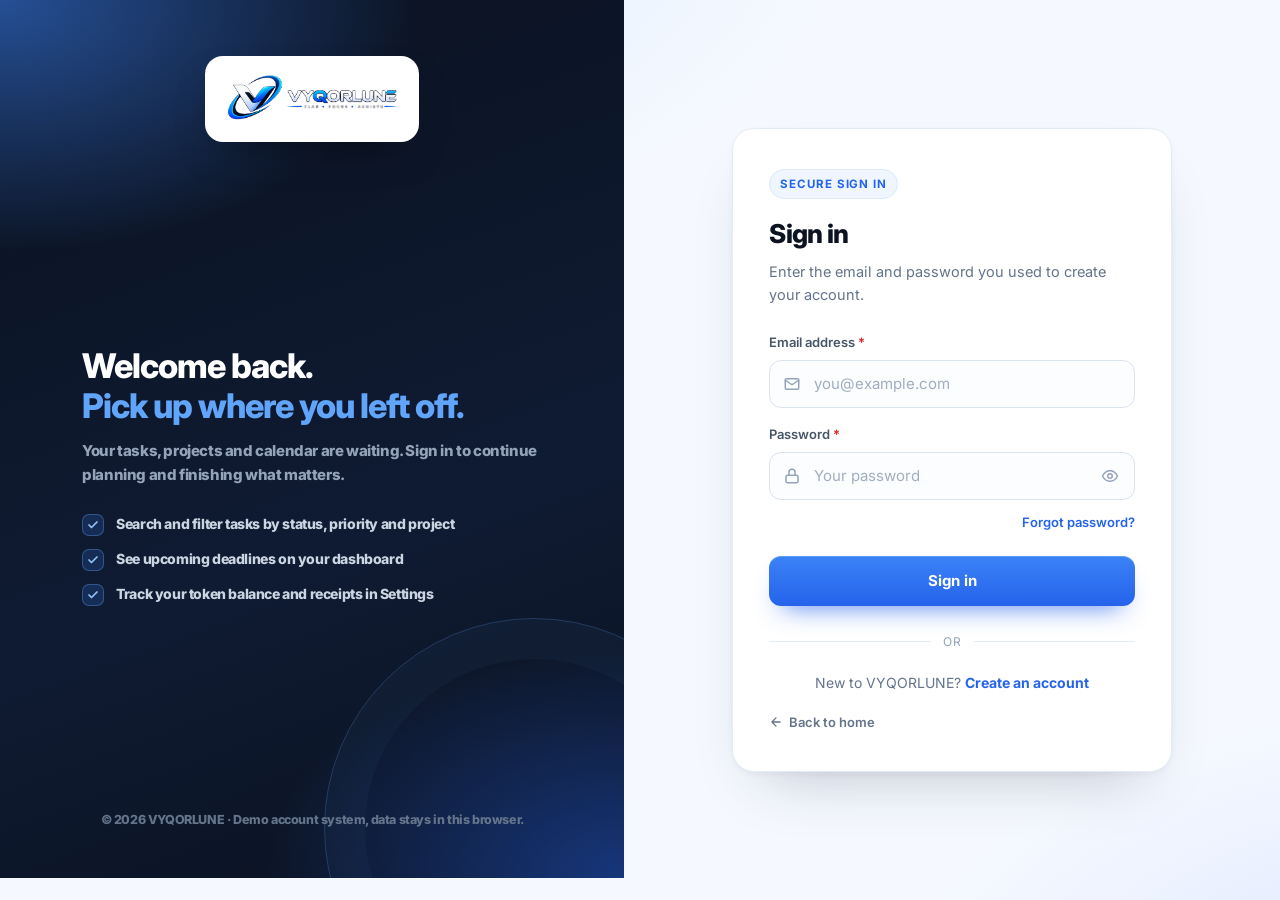
<file: receipt.html>
<!DOCTYPE html>
<html lang="en">
<head>
<meta charset="UTF-8">
<meta name="viewport" content="width=device-width, initial-scale=1.0">
<title>Payment Receipt — VYQORLUNE</title>
<link rel="preconnect" href="https://fonts.googleapis.com">
<link href="https://fonts.googleapis.com/css2?family=Inter:wght@400;500;600;700;800&display=swap" rel="stylesheet">
<link rel="stylesheet" href="styles.css">
<style>
html { background:#f1f7ff; }
.rc-wrap{min-height:100vh;display:grid;place-items:center;padding:40px 16px}
.rc-card{width:min(620px,100%);background:var(--card);border:1px solid var(--line);border-radius:20px;
  padding:36px 32px;box-shadow:0 30px 60px -30px rgba(15,23,42,.35)}
.rc-head{display:flex;align-items:center;justify-content:space-between;gap:12px;margin-bottom:18px}
.rc-brand{display:flex;align-items:center;gap:10px;font-weight:800;letter-spacing:-.01em;color:var(--ink);text-decoration:none}
.rc-brand .brand-mark{width:28px;height:28px}
.rc-badge{display:inline-block;padding:4px 10px;border-radius:99px;background:#fef3c7;color:#b45309;
  font-size:11px;font-weight:800;letter-spacing:.08em;text-transform:uppercase;border:1px solid #fcd34d}
.rc-banner{background:#fffbeb;border:1px solid #fcd34d;color:#92400e;border-radius:10px;padding:11px 14px;
  font-size:13px;font-weight:600;margin:14px 0 18px}
.rc-table{width:100%;border-collapse:collapse}
.rc-table th,.rc-table td{text-align:left;padding:11px 4px;border-bottom:1px solid var(--line);font-size:14px;vertical-align:top}
.rc-table th{width:42%;color:var(--slate-500);font-weight:600}
.rc-table td{color:var(--ink);font-weight:600;word-break:break-word}
.rc-actions{display:flex;flex-direction:column;gap:10px;margin-top:22px}
.rc-status{font-size:12.5px;color:var(--slate-500);min-height:18px;margin-top:10px}
.rc-status.error{color:#b91c1c}
.rc-empty{text-align:center;padding:20px 0}
@media print{
  body{background:#fff}
  .rc-actions,.rc-status,.rc-head a{display:none!important}
  .rc-card{box-shadow:none;border:none}
}
</style>
</head>
<body>
<div class="rc-wrap">
  <div class="rc-card" id="rcCard">
    <div class="rc-head">
      <a href="app.html#settings" class="rc-brand">
        <span class="brand-mark"><svg viewBox="0 0 24 24" width="15" height="15" fill="none" stroke="currentColor" stroke-width="3.4" stroke-linecap="round" stroke-linejoin="round"><path d="M20 6 9 17l-5-5"/></svg></span>
        VYQORLUNE
      </a>
      <span class="rc-badge">Test mode · demo</span>
    </div>
    <h2 style="margin-bottom:4px">Payment receipt</h2>
    <p style="color:var(--slate-500);font-size:14px">Saved in this browser. No real payment was processed.</p>
    <div class="rc-banner">TEST MODE / DEMO: no real money was charged.</div>
    <div id="rcBody"></div>
    <div class="rc-actions" id="rcActions" hidden>
      <button type="button" class="btn btn-primary btn-block" id="rcPdfBtn">Download PDF receipt</button>
      <button type="button" class="btn btn-ghost btn-block" id="rcPrintBtn">Print / save as PDF</button>
      <a href="app.html#settings" class="btn btn-ghost btn-block">Back to Settings</a>
    </div>
    <div class="rc-status" id="rcStatus" aria-live="polite"></div>
  </div>
</div>

<script src="app.js"></script>
<script src="js/vendor/pdf-lib.min.js"></script>
<script src="js/payment-test.js"></script>
<script>
(function(){
  'use strict';
  const user = TK.getUser();
  if (!user){
    location.replace('signin.html?next=' + encodeURIComponent('receipt.html' + location.search));
    return;
  }
  const id = new URLSearchParams(location.search).get('id') || '';
  const txn = VYQ_DEMO.getWallet(user.email).transactions.find(t => t.id === id);
  const body = document.getElementById('rcBody');
  const status = document.getElementById('rcStatus');

  if (!txn){
    body.innerHTML = `<div class="rc-empty"><h3>Receipt not found</h3>
      <p style="color:var(--slate-500);font-size:14px;margin-top:6px">No test transaction with this ID exists for your account in this browser.</p></div>`;
    return;
  }

  body.innerHTML = '<table class="rc-table">' + VYQ_DEMO.receiptRows(txn).map(([k, v]) =>
    `<tr><th>${TK.escapeHtml(k)}</th><td>${TK.escapeHtml(v)}</td></tr>`).join('') + '</table>';
  document.getElementById('rcActions').hidden = false;

  document.getElementById('rcPdfBtn').addEventListener('click', async () => {
    status.classList.remove('error');
    try {
      const blob = await VYQ_DEMO.buildReceiptPdf(txn);
      VYQ_DEMO.downloadBlob(blob, 'vyqorlune-TEST-receipt-' + txn.id + '.pdf');
      status.textContent = 'PDF receipt downloaded.';
    } catch (err){
      status.classList.add('error');
      status.textContent = 'Could not create the PDF: ' + err.message;
    }
  });
  document.getElementById('rcPrintBtn').addEventListener('click', () => window.print());
})();
</script>
</body>
</html>
</file>
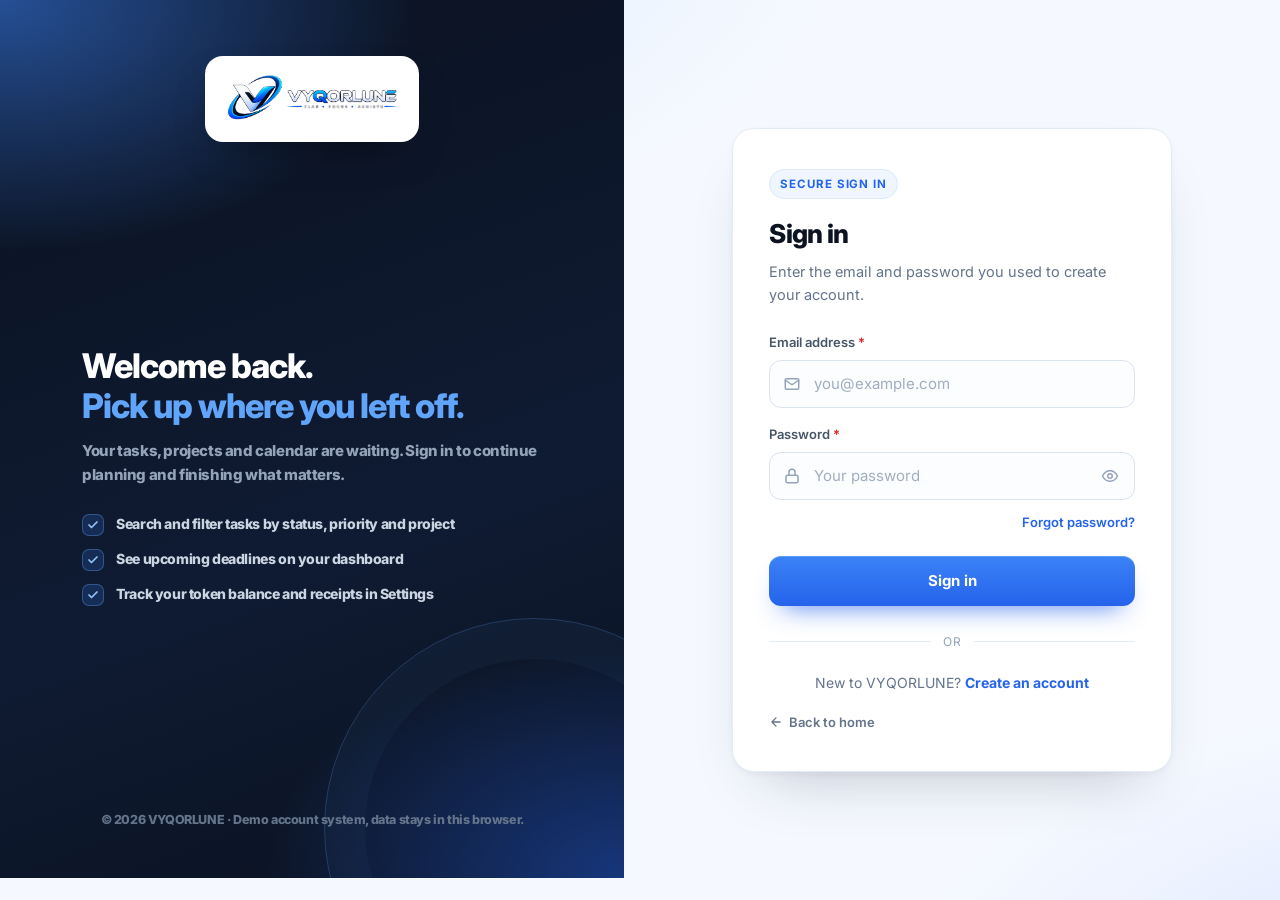
<file: signin.html>
<!DOCTYPE html>
<html lang="en">
<head>
<meta charset="UTF-8">
<meta name="viewport" content="width=device-width, initial-scale=1.0">
<title>Sign In — VYQORLUNE</title>
<link rel="preconnect" href="https://fonts.googleapis.com">
<link rel="preconnect" href="https://fonts.gstatic.com" crossorigin>
<link href="https://fonts.googleapis.com/css2?family=Inter:wght@400;500;600;700;800&display=swap" rel="stylesheet">
<link rel="stylesheet" href="styles.css">
<link rel="stylesheet" href="css/auth.css">
</head>
<body class="auth-body">

<div class="auth-shell">
  <aside class="auth-brand">
    <a href="index.html" class="auth-logo-card" aria-label="VYQORLUNE home">
      <img src="logo.png" alt="VYQORLUNE — Plan · Focus · Achieve">
    </a>
    <div class="auth-brand-copy">
      <h2>Welcome back.<br><span>Pick up where you left off.</span></h2>
      <p>Your tasks, projects and calendar are waiting. Sign in to continue planning and finishing what matters.</p>
      <ul class="auth-points">
        <li><span class="tick"><svg viewBox="0 0 24 24" fill="none" stroke="currentColor" stroke-width="3.4" stroke-linecap="round" stroke-linejoin="round"><path d="M20 6 9 17l-5-5"/></svg></span>Search and filter tasks by status, priority and project</li>
        <li><span class="tick"><svg viewBox="0 0 24 24" fill="none" stroke="currentColor" stroke-width="3.4" stroke-linecap="round" stroke-linejoin="round"><path d="M20 6 9 17l-5-5"/></svg></span>See upcoming deadlines on your dashboard</li>
        <li><span class="tick"><svg viewBox="0 0 24 24" fill="none" stroke="currentColor" stroke-width="3.4" stroke-linecap="round" stroke-linejoin="round"><path d="M20 6 9 17l-5-5"/></svg></span>Track your token balance and receipts in Settings</li>
      </ul>
    </div>
    <div class="auth-foot">© 2026 VYQORLUNE · Demo account system, data stays in this browser.</div>
  </aside>

  <main class="auth-form-side">
    <div class="auth-card">
      <div class="auth-mobile-logo"><img src="logo.png" alt="VYQORLUNE"></div>

      <!-- Sign-in panel -->
      <section id="panelSignin" class="auth-panel">
        <span class="auth-kicker">Secure sign in</span>
        <h1>Sign in</h1>
        <p class="auth-sub">Enter the email and password you used to create your account.</p>

        <div class="auth-banner error" id="signinBanner" hidden></div>

        <form id="signinForm" novalidate>
          <div class="auth-field" id="fEmail">
            <label for="si-email">Email address <span class="req">*</span></label>
            <div class="auth-input-wrap">
              <input class="auth-input" id="si-email" name="email" type="email" autocomplete="email" placeholder="you@example.com">
              <span class="lead-icon"><svg viewBox="0 0 24 24" fill="none" stroke="currentColor" stroke-width="2" stroke-linecap="round" stroke-linejoin="round"><rect x="3" y="5" width="18" height="14" rx="2"/><path d="m3 7 9 6 9-6"/></svg></span>
            </div>
            <div class="auth-error">Please enter a valid email address.</div>
          </div>

          <div class="auth-field" id="fPass">
            <label for="si-pass">Password <span class="req">*</span></label>
            <div class="auth-input-wrap has-toggle">
              <input class="auth-input" id="si-pass" name="password" type="password" autocomplete="current-password" placeholder="Your password">
              <span class="lead-icon"><svg viewBox="0 0 24 24" fill="none" stroke="currentColor" stroke-width="2" stroke-linecap="round" stroke-linejoin="round"><rect x="4" y="11" width="16" height="10" rx="2"/><path d="M8 11V7a4 4 0 0 1 8 0v4"/></svg></span>
              <button type="button" class="auth-eye" data-toggle-password aria-label="Show password" aria-pressed="false">
                <svg class="eye-open" viewBox="0 0 24 24" fill="none" stroke="currentColor" stroke-width="2" stroke-linecap="round" stroke-linejoin="round"><path d="M2 12s3.5-7 10-7 10 7 10 7-3.5 7-10 7-10-7-10-7z"/><circle cx="12" cy="12" r="3"/></svg>
                <svg class="eye-closed" viewBox="0 0 24 24" fill="none" stroke="currentColor" stroke-width="2" stroke-linecap="round" stroke-linejoin="round"><path d="M17.94 17.94A10.07 10.07 0 0 1 12 20c-7 0-11-8-11-8a18.45 18.45 0 0 1 5.06-5.94M9.9 4.24A9.12 9.12 0 0 1 12 4c7 0 11 8 11 8a18.5 18.5 0 0 1-2.16 3.19m-6.72-1.07a3 3 0 1 1-4.24-4.24"/><path d="M1 1l22 22"/></svg>
              </button>
            </div>
            <div class="auth-error">Please enter your password.</div>
          </div>

          <div class="auth-row-end"><button type="button" class="auth-link-btn" id="showForgot">Forgot password?</button></div>

          <button class="auth-submit" type="submit" id="signinBtn">Sign in</button>
        </form>

        <div class="auth-divider">or</div>
        <p class="auth-switch">New to VYQORLUNE? <a href="signup.html" data-leave>Create an account</a></p>
        <a href="index.html" class="auth-back" data-leave>
          <svg viewBox="0 0 24 24" fill="none" stroke="currentColor" stroke-width="2.2" stroke-linecap="round" stroke-linejoin="round"><path d="M19 12H5M12 19l-7-7 7-7"/></svg>
          Back to home
        </a>
      </section>

      <!-- Forgot password panel (demo) -->
      <section id="panelForgot" class="auth-panel" hidden>
        <span class="auth-kicker">Demo reset</span>
        <h1>Reset password</h1>
        <p class="auth-sub">Enter your account email and choose a new password. No email is sent in this demo; the new password is saved on this browser.</p>

        <div class="auth-banner info" id="forgotInfo" hidden></div>
        <div class="auth-banner error" id="forgotBanner" hidden></div>

        <form id="forgotForm" novalidate>
          <div class="auth-field" id="fgEmail">
            <label for="fg-email">Email address <span class="req">*</span></label>
            <div class="auth-input-wrap">
              <input class="auth-input" id="fg-email" name="email" type="email" autocomplete="email" placeholder="you@example.com">
              <span class="lead-icon"><svg viewBox="0 0 24 24" fill="none" stroke="currentColor" stroke-width="2" stroke-linecap="round" stroke-linejoin="round"><rect x="3" y="5" width="18" height="14" rx="2"/><path d="m3 7 9 6 9-6"/></svg></span>
            </div>
            <div class="auth-error">Please enter a valid email address.</div>
          </div>

          <div class="auth-field" id="fgPass">
            <label for="fg-pass">New password <span class="req">*</span></label>
            <div class="auth-input-wrap has-toggle">
              <input class="auth-input" id="fg-pass" name="password" type="password" autocomplete="new-password" placeholder="At least 8 characters">
              <span class="lead-icon"><svg viewBox="0 0 24 24" fill="none" stroke="currentColor" stroke-width="2" stroke-linecap="round" stroke-linejoin="round"><rect x="4" y="11" width="16" height="10" rx="2"/><path d="M8 11V7a4 4 0 0 1 8 0v4"/></svg></span>
              <button type="button" class="auth-eye" data-toggle-password aria-label="Show password" aria-pressed="false">
                <svg class="eye-open" viewBox="0 0 24 24" fill="none" stroke="currentColor" stroke-width="2" stroke-linecap="round" stroke-linejoin="round"><path d="M2 12s3.5-7 10-7 10 7 10 7-3.5 7-10 7-10-7-10-7z"/><circle cx="12" cy="12" r="3"/></svg>
                <svg class="eye-closed" viewBox="0 0 24 24" fill="none" stroke="currentColor" stroke-width="2" stroke-linecap="round" stroke-linejoin="round"><path d="M17.94 17.94A10.07 10.07 0 0 1 12 20c-7 0-11-8-11-8a18.45 18.45 0 0 1 5.06-5.94M9.9 4.24A9.12 9.12 0 0 1 12 4c7 0 11 8 11 8a18.5 18.5 0 0 1-2.16 3.19m-6.72-1.07a3 3 0 1 1-4.24-4.24"/><path d="M1 1l22 22"/></svg>
              </button>
            </div>
            <div class="auth-meter" id="fgMeter" aria-hidden="true"><i></i><i></i><i></i><i></i></div>
            <div class="auth-error">Password must be at least 8 characters.</div>
          </div>

          <div class="auth-field" id="fgConfirm">
            <label for="fg-confirm">Confirm new password <span class="req">*</span></label>
            <div class="auth-input-wrap has-toggle">
              <input class="auth-input" id="fg-confirm" name="confirm" type="password" autocomplete="new-password" placeholder="Repeat your new password">
              <span class="lead-icon"><svg viewBox="0 0 24 24" fill="none" stroke="currentColor" stroke-width="2" stroke-linecap="round" stroke-linejoin="round"><path d="M9 12l2 2 4-4"/><circle cx="12" cy="12" r="9"/></svg></span>
              <button type="button" class="auth-eye" data-toggle-password aria-label="Show password" aria-pressed="false">
                <svg class="eye-open" viewBox="0 0 24 24" fill="none" stroke="currentColor" stroke-width="2" stroke-linecap="round" stroke-linejoin="round"><path d="M2 12s3.5-7 10-7 10 7 10 7-3.5 7-10 7-10-7-10-7z"/><circle cx="12" cy="12" r="3"/></svg>
                <svg class="eye-closed" viewBox="0 0 24 24" fill="none" stroke="currentColor" stroke-width="2" stroke-linecap="round" stroke-linejoin="round"><path d="M17.94 17.94A10.07 10.07 0 0 1 12 20c-7 0-11-8-11-8a18.45 18.45 0 0 1 5.06-5.94M9.9 4.24A9.12 9.12 0 0 1 12 4c7 0 11 8 11 8a18.5 18.5 0 0 1-2.16 3.19m-6.72-1.07a3 3 0 1 1-4.24-4.24"/><path d="M1 1l22 22"/></svg>
              </button>
            </div>
            <div class="auth-error">Passwords do not match.</div>
          </div>

          <button class="auth-submit" type="submit" id="forgotBtn">Save new password</button>
        </form>

        <div class="auth-divider">or</div>
        <p class="auth-switch"><button type="button" class="auth-link-btn" id="showSignin">← Back to sign in</button></p>
      </section>
    </div>
  </main>
</div>

<script src="app.js"></script>
<script src="js/auth-local.js"></script>
<script src="js/auth-ui.js"></script>
<script>
(function(){
  'use strict';
  const UI = window.VYQ_UI, AUTH = window.VYQ_AUTH;
  const next = new URLSearchParams(location.search).get('next') || '';
  const safeNext = /^[a-z-]+\.html(\?[A-Za-z0-9_=&%.+-]*)?$/i.test(next) ? next : '';

  const panelSignin = document.getElementById('panelSignin');
  const panelForgot = document.getElementById('panelForgot');
  const signinForm = document.getElementById('signinForm');
  const signinBanner = document.getElementById('signinBanner');
  const signinBtn = document.getElementById('signinBtn');
  const forgotForm = document.getElementById('forgotForm');
  const forgotBanner = document.getElementById('forgotBanner');
  const forgotInfo = document.getElementById('forgotInfo');
  const forgotBtn = document.getElementById('forgotBtn');

  function showPanel(which){
    const isForgot = which === 'forgot';
    panelSignin.hidden = isForgot;
    panelForgot.hidden = !isForgot;
    UI.hideBanner(signinBanner);
    UI.hideBanner(forgotBanner);
    if (isForgot) UI.hideBanner(forgotInfo);
  }

  AUTH.getSession().then(s => { if (s) location.replace('app.html'); });
  UI.bindStrengthMeter(document.getElementById('fg-pass'), document.getElementById('fgMeter'));

  document.getElementById('showForgot').addEventListener('click', () => {
    showPanel('forgot');
    const email = signinForm.email.value.trim();
    if (email) forgotForm.email.value = email;
    forgotForm.email.focus();
  });
  document.getElementById('showSignin').addEventListener('click', () => {
    showPanel('signin');
    signinForm.email.focus();
  });

  signinForm.addEventListener('submit', async e => {
    e.preventDefault();
    UI.hideBanner(signinBanner);
    UI.clearFieldErrors(signinForm);
    const email = signinForm.email.value.trim();
    const password = signinForm.password.value;
    let ok = true;
    if (!UI.validEmail(email)){ UI.setFieldError(document.getElementById('fEmail'), 'Please enter a valid email address.'); ok = false; }
    if (!password){ UI.setFieldError(document.getElementById('fPass'), 'Please enter your password.'); ok = false; }
    if (!ok){
      const first = signinForm.querySelector('.auth-field.has-error input');
      if (first) first.focus();
      return;
    }
    UI.setLoading(signinBtn, true);
    try {
      const result = await AUTH.signIn({ email, password });
      const profile = await AUTH.getProfile(result.user.id);
      location.href = safeNext || ((profile && profile.onboarded) ? 'app.html' : 'onboarding.html');
    } catch (err){
      UI.showBanner(signinBanner, AUTH.friendlyError(err), 'error');
      UI.setLoading(signinBtn, false);
    }
  });

  forgotForm.addEventListener('submit', async e => {
    e.preventDefault();
    UI.hideBanner(forgotBanner);
    UI.clearFieldErrors(forgotForm);
    const email = forgotForm.email.value.trim();
    const password = forgotForm.password.value;
    const confirm = forgotForm.confirm.value;
    let ok = true;
    if (!UI.validEmail(email)){ UI.setFieldError(document.getElementById('fgEmail'), 'Please enter a valid email address.'); ok = false; }
    if (password.length < 8){ UI.setFieldError(document.getElementById('fgPass'), 'Password must be at least 8 characters.'); ok = false; }
    if (password !== confirm){ UI.setFieldError(document.getElementById('fgConfirm'), 'Passwords do not match.'); ok = false; }
    if (!ok){
      const first = forgotForm.querySelector('.auth-field.has-error input');
      if (first) first.focus();
      return;
    }
    UI.setLoading(forgotBtn, true);
    try {
      await AUTH.resetPassword({ email, password });
      forgotForm.reset();
      document.getElementById('fgMeter').className = 'auth-meter';
      showPanel('signin');
      signinForm.email.value = email;
      signinForm.password.value = '';
      UI.showBanner(signinBanner, 'Password updated for this browser. Sign in with your new password.', 'success');
      signinForm.password.focus();
    } catch (err){
      UI.showBanner(forgotBanner, AUTH.friendlyError(err), 'error');
    } finally {
      UI.setLoading(forgotBtn, false);
    }
  });
})();
</script>
</body>
</html>
</file>
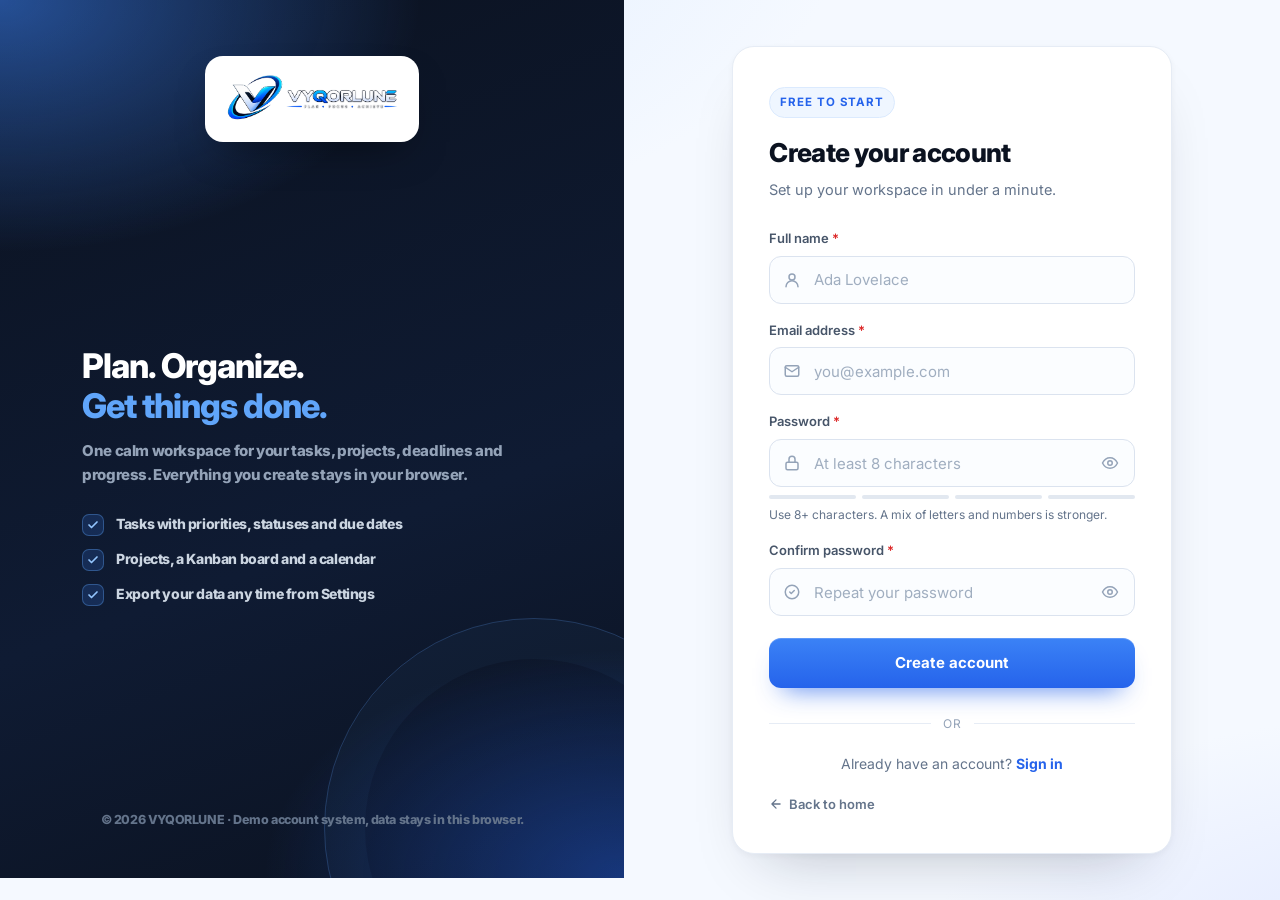
<file: signup.html>
<!DOCTYPE html>
<html lang="en">
<head>
<meta charset="UTF-8">
<meta name="viewport" content="width=device-width, initial-scale=1.0">
<title>Create Account — VYQORLUNE</title>
<link rel="preconnect" href="https://fonts.googleapis.com">
<link rel="preconnect" href="https://fonts.gstatic.com" crossorigin>
<link href="https://fonts.googleapis.com/css2?family=Inter:wght@400;500;600;700;800&display=swap" rel="stylesheet">
<link rel="stylesheet" href="styles.css">
<link rel="stylesheet" href="css/auth.css">
</head>
<body class="auth-body">

<div class="auth-shell">
  <aside class="auth-brand">
    <a href="index.html" class="auth-logo-card" aria-label="VYQORLUNE home">
      <img src="logo.png" alt="VYQORLUNE — Plan · Focus · Achieve">
    </a>
    <div class="auth-brand-copy">
      <h2>Plan. Organize.<br><span>Get things done.</span></h2>
      <p>One calm workspace for your tasks, projects, deadlines and progress. Everything you create stays in your browser.</p>
      <ul class="auth-points">
        <li><span class="tick"><svg viewBox="0 0 24 24" fill="none" stroke="currentColor" stroke-width="3.4" stroke-linecap="round" stroke-linejoin="round"><path d="M20 6 9 17l-5-5"/></svg></span>Tasks with priorities, statuses and due dates</li>
        <li><span class="tick"><svg viewBox="0 0 24 24" fill="none" stroke="currentColor" stroke-width="3.4" stroke-linecap="round" stroke-linejoin="round"><path d="M20 6 9 17l-5-5"/></svg></span>Projects, a Kanban board and a calendar</li>
        <li><span class="tick"><svg viewBox="0 0 24 24" fill="none" stroke="currentColor" stroke-width="3.4" stroke-linecap="round" stroke-linejoin="round"><path d="M20 6 9 17l-5-5"/></svg></span>Export your data any time from Settings</li>
      </ul>
    </div>
    <div class="auth-foot">© 2026 VYQORLUNE · Demo account system, data stays in this browser.</div>
  </aside>

  <main class="auth-form-side">
    <div class="auth-card">
      <div class="auth-mobile-logo"><img src="logo.png" alt="VYQORLUNE"></div>
      <span class="auth-kicker">Free to start</span>
      <h1>Create your account</h1>
      <p class="auth-sub">Set up your workspace in under a minute.</p>

      <div class="auth-banner error" id="authBanner" hidden></div>

      <form id="signupForm" novalidate>
        <div class="auth-field" id="fName">
          <label for="su-name">Full name <span class="req">*</span></label>
          <div class="auth-input-wrap">
            <input class="auth-input" id="su-name" name="name" type="text" maxlength="80" autocomplete="name" placeholder="Ada Lovelace">
            <span class="lead-icon"><svg viewBox="0 0 24 24" fill="none" stroke="currentColor" stroke-width="2" stroke-linecap="round" stroke-linejoin="round"><circle cx="12" cy="8" r="4"/><path d="M4 21a8 8 0 0 1 16 0"/></svg></span>
          </div>
          <div class="auth-error">Please enter your name.</div>
        </div>

        <div class="auth-field" id="fEmail">
          <label for="su-email">Email address <span class="req">*</span></label>
          <div class="auth-input-wrap">
            <input class="auth-input" id="su-email" name="email" type="email" autocomplete="email" placeholder="you@example.com">
            <span class="lead-icon"><svg viewBox="0 0 24 24" fill="none" stroke="currentColor" stroke-width="2" stroke-linecap="round" stroke-linejoin="round"><rect x="3" y="5" width="18" height="14" rx="2"/><path d="m3 7 9 6 9-6"/></svg></span>
          </div>
          <div class="auth-error">Please enter a valid email address.</div>
        </div>

        <div class="auth-field" id="fPass">
          <label for="su-pass">Password <span class="req">*</span></label>
          <div class="auth-input-wrap has-toggle">
            <input class="auth-input" id="su-pass" name="password" type="password" autocomplete="new-password" placeholder="At least 8 characters">
            <span class="lead-icon"><svg viewBox="0 0 24 24" fill="none" stroke="currentColor" stroke-width="2" stroke-linecap="round" stroke-linejoin="round"><rect x="4" y="11" width="16" height="10" rx="2"/><path d="M8 11V7a4 4 0 0 1 8 0v4"/></svg></span>
            <button type="button" class="auth-eye" data-toggle-password aria-label="Show password" aria-pressed="false">
              <svg class="eye-open" viewBox="0 0 24 24" fill="none" stroke="currentColor" stroke-width="2" stroke-linecap="round" stroke-linejoin="round"><path d="M2 12s3.5-7 10-7 10 7 10 7-3.5 7-10 7-10-7-10-7z"/><circle cx="12" cy="12" r="3"/></svg>
              <svg class="eye-closed" viewBox="0 0 24 24" fill="none" stroke="currentColor" stroke-width="2" stroke-linecap="round" stroke-linejoin="round"><path d="M17.94 17.94A10.07 10.07 0 0 1 12 20c-7 0-11-8-11-8a18.45 18.45 0 0 1 5.06-5.94M9.9 4.24A9.12 9.12 0 0 1 12 4c7 0 11 8 11 8a18.5 18.5 0 0 1-2.16 3.19m-6.72-1.07a3 3 0 1 1-4.24-4.24"/><path d="M1 1l22 22"/></svg>
            </button>
          </div>
          <div class="auth-meter" id="suMeter" aria-hidden="true"><i></i><i></i><i></i><i></i></div>
          <div class="auth-hint">Use 8+ characters. A mix of letters and numbers is stronger.</div>
          <div class="auth-error">Password must be at least 8 characters.</div>
        </div>

        <div class="auth-field" id="fConfirm">
          <label for="su-confirm">Confirm password <span class="req">*</span></label>
          <div class="auth-input-wrap has-toggle">
            <input class="auth-input" id="su-confirm" name="confirm" type="password" autocomplete="new-password" placeholder="Repeat your password">
            <span class="lead-icon"><svg viewBox="0 0 24 24" fill="none" stroke="currentColor" stroke-width="2" stroke-linecap="round" stroke-linejoin="round"><path d="M9 12l2 2 4-4"/><circle cx="12" cy="12" r="9"/></svg></span>
            <button type="button" class="auth-eye" data-toggle-password aria-label="Show password" aria-pressed="false">
              <svg class="eye-open" viewBox="0 0 24 24" fill="none" stroke="currentColor" stroke-width="2" stroke-linecap="round" stroke-linejoin="round"><path d="M2 12s3.5-7 10-7 10 7 10 7-3.5 7-10 7-10-7-10-7z"/><circle cx="12" cy="12" r="3"/></svg>
              <svg class="eye-closed" viewBox="0 0 24 24" fill="none" stroke="currentColor" stroke-width="2" stroke-linecap="round" stroke-linejoin="round"><path d="M17.94 17.94A10.07 10.07 0 0 1 12 20c-7 0-11-8-11-8a18.45 18.45 0 0 1 5.06-5.94M9.9 4.24A9.12 9.12 0 0 1 12 4c7 0 11 8 11 8a18.5 18.5 0 0 1-2.16 3.19m-6.72-1.07a3 3 0 1 1-4.24-4.24"/><path d="M1 1l22 22"/></svg>
            </button>
          </div>
          <div class="auth-error">Passwords do not match.</div>
        </div>

        <button class="auth-submit" type="submit" id="submitBtn">Create account</button>
      </form>

      <div class="auth-divider">or</div>
      <p class="auth-switch">Already have an account? <a href="signin.html" data-leave>Sign in</a></p>
      <a href="index.html" class="auth-back" data-leave>
        <svg viewBox="0 0 24 24" fill="none" stroke="currentColor" stroke-width="2.2" stroke-linecap="round" stroke-linejoin="round"><path d="M19 12H5M12 19l-7-7 7-7"/></svg>
        Back to home
      </a>
    </div>
  </main>
</div>

<script src="app.js"></script>
<script src="js/auth-local.js"></script>
<script src="js/auth-ui.js"></script>
<script>
(function(){
  'use strict';
  const UI = window.VYQ_UI, AUTH = window.VYQ_AUTH;
  const banner = document.getElementById('authBanner');
  const form = document.getElementById('signupForm');
  const btn = document.getElementById('submitBtn');
  const meter = document.getElementById('suMeter');

  AUTH.getSession().then(s => { if (s) location.replace('app.html'); });
  UI.bindStrengthMeter(document.getElementById('su-pass'), meter);

  form.addEventListener('submit', async e => {
    e.preventDefault();
    UI.hideBanner(banner);
    UI.clearFieldErrors(form);
    const name = form.name.value.trim();
    const email = form.email.value.trim();
    const password = form.password.value;
    const confirm = form.confirm.value;

    let ok = true;
    if (!name){ UI.setFieldError(document.getElementById('fName'), 'Please enter your name.'); ok = false; }
    if (!UI.validEmail(email)){ UI.setFieldError(document.getElementById('fEmail'), 'Please enter a valid email address.'); ok = false; }
    if (password.length < 8){ UI.setFieldError(document.getElementById('fPass'), 'Password must be at least 8 characters.'); ok = false; }
    if (password !== confirm){ UI.setFieldError(document.getElementById('fConfirm'), 'Passwords do not match.'); ok = false; }
    if (!ok){
      const first = form.querySelector('.auth-field.has-error input');
      if (first) first.focus();
      return;
    }

    UI.setLoading(btn, true);
    try {
      await AUTH.signUp({ name, email, password });
      location.href = 'onboarding.html';
    } catch (err){
      UI.showBanner(banner, AUTH.friendlyError(err), 'error');
      UI.setLoading(btn, false);
    }
  });
})();
</script>
</body>
</html>
</file>
<file: styles.css>
/* ============================================================
   TOKENS — LIGHT THEME ONLY
   ============================================================ */
:root{
  --blue-700:#1d4ed8; --blue-600:#2563eb; --blue-500:#3b82f6;
  --blue-100:#dbeafe; --blue-50:#eff6ff;
  --ink:#0b1220; --slate-700:#334155; --slate-600:#475569;
  --slate-500:#64748b; --slate-400:#94a3b8;
  --line:#e6ebf3; --bg:#fff; --bg-soft:#f7fafd; --card:#fff;
  --nav-bg:rgba(255,255,255,.85);
  --shadow-sm:0 1px 2px rgba(15,23,42,.05);
  --shadow-md:0 14px 34px -16px rgba(15,23,42,.22);
  --shadow-lg:0 36px 70px -28px rgba(15,23,42,.35);
  --danger:#dc2626; --danger-bg:#fef2f2;
  --success:#16a34a;
  --nav-h:72px;
}
*,*::before,*::after{box-sizing:border-box}
html{scroll-behavior:smooth;overflow-x:hidden}
body{
  margin:0;font-family:'Inter',system-ui,-apple-system,'Segoe UI',Roboto,sans-serif;
  background:var(--bg);color:var(--ink);line-height:1.6;
  -webkit-font-smoothing:antialiased;overflow-x:hidden;max-width:100vw;
}
h1,h2,h3,h4,p{margin:0} a{color:inherit;text-decoration:none}
button{font:inherit;color:inherit;background:none;border:none;cursor:pointer}
ul{margin:0;padding:0;list-style:none}
img,svg{display:block}
::selection{background:rgba(37,99,235,.22)}
:focus-visible{outline:2px solid var(--blue-500);outline-offset:3px;border-radius:6px}
.container{width:min(1180px,100% - 32px);margin-inline:auto}
[hidden]{display:none!important}

/* Buttons */
.btn{display:inline-flex;align-items:center;justify-content:center;gap:8px;
  font-weight:600;font-size:14px;padding:11px 20px;border-radius:10px;
  border:1px solid transparent;white-space:nowrap;position:relative;
  transition:transform .25s cubic-bezier(.2,.7,.2,1),box-shadow .25s,background-color .2s,border-color .2s,color .2s}
.btn-primary{background:var(--blue-600);color:#fff;box-shadow:0 10px 22px -10px rgba(37,99,235,.75)}
.btn-primary:hover{background:var(--blue-700);transform:translateY(-1px);box-shadow:0 14px 28px -10px rgba(37,99,235,.85)}
.btn-ghost{background:var(--card);border-color:var(--line);color:var(--ink)}
.btn-ghost:hover{border-color:#bfd6fb;background:var(--blue-50)}
.btn-danger{background:var(--danger);color:#fff}
.btn-danger:hover{filter:brightness(.92)}
.btn-lg{padding:14px 26px;font-size:15px;border-radius:12px}
.btn-sm{padding:7px 12px;font-size:12.5px;border-radius:8px}
.btn-block{width:100%}
.btn:active{transform:translateY(0) scale(.99)}
.btn:disabled{opacity:.6;cursor:not-allowed;transform:none}
.btn.loading{color:transparent!important;pointer-events:none}
.btn.loading::after{content:"";position:absolute;width:18px;height:18px;
  border:2.5px solid rgba(255,255,255,.35);border-top-color:#fff;border-radius:50%;
  animation:spin .7s linear infinite;top:50%;left:50%;margin:-9px 0 0 -9px}
@keyframes spin{to{transform:rotate(360deg)}}

.eyebrow{display:inline-block;font-size:11.5px;font-weight:700;letter-spacing:.14em;
  text-transform:uppercase;color:var(--blue-600);background:var(--blue-50);
  padding:6px 12px;border-radius:999px;margin-bottom:16px}
.section{padding:92px 0}
.section-head{max-width:660px;margin:0 auto 50px;text-align:center}
.section-head h2{font-size:clamp(26px,3.4vw,40px);line-height:1.15;letter-spacing:-.03em;font-weight:800;margin-bottom:14px}
.section-head p{color:var(--slate-500);font-size:16px}

/* Header */
.site-header{position:sticky;top:0;z-index:100;background:var(--nav-bg);
  -webkit-backdrop-filter:saturate(180%) blur(16px);backdrop-filter:saturate(180%) blur(16px);
  border-bottom:1px solid transparent;transition:border-color .25s,box-shadow .25s}
.site-header.scrolled{border-bottom-color:var(--line);box-shadow:0 10px 30px -24px rgba(15,23,42,.55)}
.nav{display:flex;align-items:center;gap:24px;height:var(--nav-h);min-width:0}
.brand{display:flex;align-items:center;gap:9px;font-weight:800;font-size:19px;letter-spacing:-.02em;flex:none}
.brand-mark{width:28px;height:28px;border-radius:8px;flex:none;position:relative;
  background:linear-gradient(135deg,#60a5fa,#2563eb);display:grid;place-items:center;color:#fff;
  box-shadow:0 6px 14px -6px rgba(37,99,235,.8);overflow:hidden}
.brand-mark img{position:absolute;inset:0;width:100%;height:100%;object-fit:cover;border-radius:inherit;z-index:1}
.brand-mark.has-logo svg{display:none}
.nav-links{display:flex;align-items:center;gap:2px;min-width:0}
.nav-links>a,.dropdown-toggle{display:inline-flex;align-items:center;gap:5px;
  padding:9px 12px;border-radius:8px;font-size:14px;font-weight:500;
  color:var(--slate-600);transition:color .2s,background-color .2s;white-space:nowrap}
.nav-links>a:hover,.dropdown-toggle:hover{color:var(--ink);background:var(--blue-50)}
.nav-actions{margin-left:auto;display:flex;align-items:center;gap:10px;flex:none}
.login{font-size:14px;font-weight:600;color:var(--slate-600);padding:9px 6px;border-radius:8px}
.login:hover{color:var(--ink)}
.nav-actions .btn{padding:10px 18px}
.mobile-actions{display:none}
.mobile-toggle{display:none;width:40px;height:40px;border-radius:10px;
  border:1px solid var(--line);background:var(--card);place-items:center;color:var(--ink)}

.dropdown{position:relative}
.dropdown-menu{position:absolute;top:calc(100% + 8px);left:0;min-width:190px;
  background:var(--card);border:1px solid var(--line);border-radius:12px;
  box-shadow:var(--shadow-md);padding:6px;
  opacity:0;visibility:hidden;transform:translateY(6px);
  transition:opacity .18s,transform .18s,visibility .18s}
.dropdown.open .dropdown-menu{opacity:1;visibility:visible;transform:none}
.dropdown-menu a{display:flex;align-items:center;padding:9px 12px;border-radius:8px;
  font-size:13.5px;font-weight:500;color:var(--slate-600)}
.dropdown-menu a:hover{background:var(--blue-50);color:var(--blue-600)}

/* Hero */
.hero{position:relative;overflow:hidden;padding:60px 0 100px;
  background:
    radial-gradient(58% 76% at 86% 18%, rgba(147,197,253,.34), transparent 62%),
    radial-gradient(46% 64% at 6% 88%, rgba(196,181,253,.24), transparent 62%),
    linear-gradient(180deg,#f1f7ff 0%,#f5f9ff 48%,#fff 100%)}
.hero::before{content:"";position:absolute;width:520px;height:520px;border-radius:50%;
  background:radial-gradient(circle,rgba(96,165,250,.24),transparent 66%);
  top:-190px;right:6%;filter:blur(6px);pointer-events:none}
.hero::after{content:"";position:absolute;width:420px;height:420px;border-radius:50%;
  background:radial-gradient(circle,rgba(196,181,253,.18),transparent 66%);
  bottom:-200px;left:-120px;pointer-events:none}
.hero-grid{display:grid;grid-template-columns:1.02fr .98fr;gap:48px;align-items:center;
  position:relative;z-index:1;min-width:0}
.hero-grid>*{min-width:0}
.pill{display:inline-flex;align-items:center;gap:8px;padding:7px 14px;border-radius:999px;
  background:var(--card);border:1px solid var(--blue-100);
  font-size:12.5px;font-weight:600;color:var(--blue-600);box-shadow:var(--shadow-sm)}
.pill .dot{width:7px;height:7px;border-radius:50%;background:var(--blue-500);
  box-shadow:0 0 0 3px rgba(59,130,246,.18)}
.hero h1{font-size:clamp(34px,5vw,60px);line-height:1.06;letter-spacing:-.038em;
  font-weight:800;margin:22px 0 18px;word-wrap:break-word}
.text-blue{color:var(--blue-600)}
.hero p{max-width:530px;color:var(--slate-600);font-size:16.5px}
.hero-actions{display:flex;gap:12px;margin:28px 0 26px;flex-wrap:wrap}
.hero-points{display:flex;gap:22px;flex-wrap:wrap}
.hero-points li{display:flex;align-items:center;gap:7px;font-size:12.5px;
  font-weight:500;color:var(--slate-500)}
.tick-sm{width:18px;height:18px;border-radius:50%;background:var(--blue-50);
  color:var(--blue-600);display:grid;place-items:center;flex:none}
.hero-visual{position:relative;display:flex;justify-content:flex-end;
  overflow:hidden;padding:16px 0 24px}

/* Laptop */
.device-laptop{position:relative;width:100%;max-width:100%;margin-left:auto}
.laptop-screen{background:linear-gradient(180deg,#131f36,#0a1122);border-radius:18px;
  padding:9px;border:1px solid rgba(255,255,255,.08);box-shadow:var(--shadow-lg)}
.laptop-display{background:#f8fafc;border-radius:9px;overflow:hidden;
  aspect-ratio:16/10;position:relative}
.laptop-base{height:14px;margin:0 -4%;border-radius:0 0 16px 16px;
  background:linear-gradient(180deg,#e9eef6,#c9d3e2);position:relative}
.laptop-base::after{content:"";position:absolute;left:50%;top:0;transform:translateX(-50%);
  width:92px;height:5px;border-radius:0 0 8px 8px;background:#b6c2d6}


/* ============================================================
   SIDE (HORIZONTAL) PAGE TRANSITION — Left slide
   Chrome / Edge 111+, Safari 18+ = smooth slide
   ============================================================ */
@view-transition {
  navigation: auto;
}

/* Old page slides LEFT and out */
::view-transition-old(root) {
  animation: slideLeftOut .5s cubic-bezier(.4, 0, .2, 1) both;
}

/* New page slides in FROM RIGHT */
::view-transition-new(root) {
  animation: slideLeftIn .5s cubic-bezier(.4, 0, .2, 1) both;
}

@keyframes slideLeftOut {
  0% {
    transform: translateX(0);
    opacity: 1;
  }
  100% {
    transform: translateX(-100vw);
    opacity: 0;
  }
}

@keyframes slideLeftIn {
  0% {
    transform: translateX(100vw);
    opacity: 0;
  }
  100% {
    transform: translateX(0);
    opacity: 1;
  }
}

/* Fallback for older browsers */
@supports not (view-transition-name: none) {
  html, body {
    animation: pageEnterRight .4s cubic-bezier(.4, 0, .2, 1);
  }
  @keyframes pageEnterRight {
    from {
      opacity: 0;
      transform: translateX(30px);
    }
    to {
      opacity: 1;
      transform: translateX(0);
    }
  }
}

@media (prefers-reduced-motion: reduce) {
  ::view-transition-old(root),
  ::view-transition-new(root) {
    animation-duration: .001ms !important;
  }
}







/* ============================================================
   FEATURES — SMOOTH SCALE-UP ANIMATION
   ============================================================ */
.features-grid{
  display:grid;grid-template-columns:repeat(3,1fr);gap:22px;
  padding:24px;             /* breathing room so scale doesn't clip */
  margin:-24px;             /* counteract container */
}
.features-grid>*{min-width:0}
.feature-card{
  position:relative;background:var(--card);border:1px solid var(--line);
  border-radius:16px;padding:26px 24px;box-shadow:var(--shadow-sm);
  will-change:transform;
  transform:translateZ(0);  /* GPU acceleration — kills choppiness */
  backface-visibility:hidden;
  transition:
    transform .45s cubic-bezier(.34, 1.35, .64, 1),
    box-shadow .45s cubic-bezier(.2, .7, .2, 1),
    border-color .3s ease;
}
.feature-card:hover{
  transform:translateY(-8px) scale(1.04);
  box-shadow:0 24px 48px -20px rgba(37,99,235,.35),
             0 8px 16px -8px rgba(15,23,42,.15);
  border-color:var(--blue-500);
  z-index:2;
}
.feature-card:active{
  transform:translateY(-4px) scale(1.02);
  transition-duration:.15s;
}
.feature-card .f-icon{width:44px;height:44px;border-radius:12px;display:grid;
  place-items:center;margin-bottom:18px;transition:transform .4s cubic-bezier(.34, 1.35, .64, 1)}
.feature-card:hover .f-icon{transform:rotate(-6deg) scale(1.1)}
.f-icon svg{width:22px;height:22px}
.f-icon.blue{background:#eff6ff;color:#2563eb}
.f-icon.violet{background:#f5f3ff;color:#7c3aed}
.f-icon.indigo{background:#eef2ff;color:#4f46e5}
.f-icon.sky{background:#f0f9ff;color:#0284c7}
.f-icon.cyan{background:#ecfeff;color:#0891b2}
.f-icon.teal{background:#f0fdfa;color:#0d9488}
.feature-card h3{font-size:17px;font-weight:700;letter-spacing:-.01em;margin-bottom:8px}
.feature-card p{font-size:14px;color:var(--slate-500)}

/* Split */
.split{display:grid;grid-template-columns:1fr 1.05fr;gap:62px;align-items:center}
.split>*{min-width:0}
.split h2{font-size:clamp(26px,3.4vw,40px);line-height:1.14;letter-spacing:-.03em;font-weight:800;margin-bottom:16px}
.split p{color:var(--slate-500);font-size:15.5px}
.check-list{display:grid;gap:12px;margin:24px 0}
.check-list li{display:flex;align-items:flex-start;gap:10px;font-size:14.5px;
  color:var(--slate-600);line-height:1.45}
.tick{width:20px;height:20px;border-radius:50%;background:var(--blue-50);color:var(--blue-600);
  display:grid;place-items:center;flex:none;margin-top:1px}
.quote{color:var(--slate-600);font-size:15px;line-height:1.6;
  padding-left:18px;border-left:3px solid var(--blue-100);margin:6px 0 4px}
.quote-author{font-size:13px;color:var(--slate-400);font-weight:600;margin:0 0 4px 21px}

/* Pricing */
.pricing{background:var(--bg-soft)}
.pricing-grid{display:grid;grid-template-columns:repeat(3,1fr);gap:22px;align-items:stretch;
  padding:24px;margin:-24px}
.pricing-grid>*{min-width:0}
.price-card{
  position:relative;background:var(--card);border:1px solid var(--line);
  border-radius:18px;padding:30px 26px;display:flex;flex-direction:column;
  box-shadow:var(--shadow-sm);
  will-change:transform;
  transform:translateZ(0);
  transition:
    transform .45s cubic-bezier(.34, 1.35, .64, 1),
    box-shadow .45s cubic-bezier(.2, .7, .2, 1),
    border-color .3s;
}
.price-card:hover{
  transform:translateY(-8px) scale(1.04);
  box-shadow:0 28px 56px -20px rgba(37,99,235,.35),
             0 8px 16px -8px rgba(15,23,42,.15);
  border-color:var(--blue-500);
  z-index:2;
}
.popular-badge{position:absolute;top:-13px;right:22px;background:var(--blue-600);color:#fff;
  font-size:11px;font-weight:700;letter-spacing:.02em;padding:5px 12px;border-radius:99px}
.price-card h3{font-size:18px;font-weight:700;margin-bottom:6px;
  display:flex;align-items:center;gap:8px}
.plan-check{width:22px;height:22px;border-radius:50%;
  background:var(--blue-600);color:#fff;display:grid;place-items:center;flex:none;
  box-shadow:0 4px 10px -3px rgba(37,99,235,.6)}
.badge-soft{display:inline-block;font-size:12px;color:var(--slate-500);
  background:var(--bg-soft);border:1px solid var(--line);
  padding:3px 9px;border-radius:99px;margin-bottom:18px;align-self:flex-start}
.price{display:flex;align-items:baseline;gap:6px;margin-bottom:22px}
.price strong{font-size:38px;letter-spacing:-.035em;font-weight:800;line-height:1}
.price span{color:var(--slate-500);font-size:13px}
.price-card .btn{margin-top:auto}

/* FAQ */
.faq-grid{display:grid;grid-template-columns:1fr 1fr;gap:14px 22px;max-width:1000px;margin:0 auto}
.faq-item{background:var(--card);border:1px solid var(--line);border-radius:12px;
  padding:0 18px;transition:border-color .25s,box-shadow .25s}
.faq-item.open{border-color:#c7d9f7;box-shadow:var(--shadow-sm)}
.faq-q{display:flex;align-items:center;justify-content:space-between;
  gap:14px;padding:17px 0;cursor:pointer;font-weight:600;font-size:14.5px;color:var(--ink);
  width:100%;text-align:left;background:none;border:none;font-family:inherit}
.faq-item .plus{position:relative;width:18px;height:18px;flex:none;border-radius:50%;
  background:var(--blue-50);transition:background-color .2s,transform .35s cubic-bezier(.2,.7,.2,1)}
.faq-item .plus::before,.faq-item .plus::after{content:"";position:absolute;background:var(--blue-600);
  border-radius:2px;top:50%;left:50%;transform:translate(-50%,-50%);
  transition:transform .35s cubic-bezier(.2,.7,.2,1),opacity .25s}
.faq-item .plus::before{width:8px;height:2px}
.faq-item .plus::after{width:2px;height:8px}
.faq-item.open .plus{transform:rotate(180deg)}
.faq-item.open .plus::after{transform:translate(-50%,-50%) rotate(90deg);opacity:0}
.faq-a{overflow:hidden;max-height:0;transition:max-height .38s cubic-bezier(.2,.7,.2,1)}
.faq-a p{margin:0;padding:0 24px 17px 0;font-size:13.5px;color:var(--slate-500);line-height:1.68}

/* CTA */
.cta-section{padding:20px 0 96px}
.cta-card{position:relative;overflow:hidden;border-radius:24px;padding:72px 40px;
  text-align:center;isolation:isolate;
  background:radial-gradient(88% 140% at 50% 0%,#1e40af 0%,#0e1a36 55%,#0a1122 100%);
  box-shadow:var(--shadow-lg)}
.cta-card h2{color:#fff;font-size:clamp(24px,3.4vw,40px);letter-spacing:-.03em;
  font-weight:800;margin:14px 0 12px;position:relative;z-index:1}
.cta-card p{color:#a9b8d6;max-width:520px;margin:0 auto 28px;
  font-size:15.5px;position:relative;z-index:1}
.cta-card .btn{position:relative;z-index:1}
.cta-card .eyebrow{background:rgba(59,130,246,.16);color:#93c5fd}

/* Footer */
.site-footer{background:#0b1220;color:#94a3b8;padding:56px 0 28px}
.footer-top{display:flex;justify-content:space-between;align-items:center;
  gap:30px;flex-wrap:wrap;padding-bottom:30px;border-bottom:1px solid #1e293b}
.site-footer .brand{color:#fff}
.footer-nav{display:flex;gap:26px;font-size:14px;flex-wrap:wrap}
.footer-nav a:hover{color:#fff}
.socials{display:flex;gap:10px}
.social{width:36px;height:36px;border-radius:9px;background:#111c33;
  border:1px solid #1e293b;display:grid;place-items:center;color:#cbd5e1;
  transition:background-color .2s,color .2s,transform .2s}
.social:hover{background:#1b2a45;color:#fff;transform:translateY(-2px)}
.social svg{width:16px;height:16px}
.footer-bottom{display:flex;justify-content:space-between;gap:10px;
  flex-wrap:wrap;padding-top:24px;font-size:13px;color:#64748b}
.footer-bottom .heart{color:#f43f5e}

/* Reveal */
.reveal{opacity:0;transform:translateY(24px);
  transition:opacity .65s cubic-bezier(.2,.7,.2,1),transform .65s cubic-bezier(.2,.7,.2,1)}
.reveal.visible{opacity:1;transform:none}

/* Auth */
.auth-page{min-height:100vh;display:grid;place-items:center;padding:40px 20px;
  background:
    radial-gradient(60% 70% at 15% 20%,rgba(147,197,253,.32),transparent 65%),
    radial-gradient(60% 70% at 85% 80%,rgba(196,181,253,.26),transparent 65%),
    linear-gradient(180deg,#f1f7ff,#fff)}
.auth-card{width:min(460px,100%);background:var(--card);border:1px solid var(--line);
  border-radius:20px;padding:34px 30px;box-shadow:var(--shadow-lg);
  animation:authPop .5s cubic-bezier(.2,.7,.2,1)}
@keyframes authPop{from{opacity:0;transform:translateY(18px) scale(.97)}to{opacity:1;transform:none}}
.auth-brand{display:flex;align-items:center;gap:10px;font-weight:800;font-size:20px;
  letter-spacing:-.02em;margin-bottom:22px;justify-content:center}
.auth-card h2{font-size:24px;font-weight:800;letter-spacing:-.02em;text-align:center;margin-bottom:8px}
.auth-card>.lead{text-align:center;font-size:14px;color:var(--slate-500);margin-bottom:24px}
.auth-card .form-actions{display:flex;flex-direction:column;gap:10px;margin-top:20px}
.auth-divider{display:flex;align-items:center;gap:12px;margin:20px 0;
  font-size:12px;color:var(--slate-400)}
.auth-divider::before,.auth-divider::after{content:"";flex:1;height:1px;background:var(--line)}
.auth-alt{text-align:center;font-size:13.5px;color:var(--slate-500);margin-top:16px}
.auth-alt a{color:var(--blue-600);font-weight:600}

.form-group{min-width:0;margin-bottom:14px}
.form-group label{display:block;font-size:12.5px;font-weight:600;
  color:var(--slate-600);margin-bottom:6px}
.form-group label .req{color:var(--danger)}
.form-group input,.form-group textarea,.form-group select{
  width:100%;padding:10px 12px;border-radius:9px;border:1px solid var(--line);
  background:var(--bg);color:var(--ink);font:inherit;font-size:14px;
  transition:border-color .2s,box-shadow .2s}
.form-group textarea{resize:vertical;min-height:70px}
.form-group input:focus,.form-group textarea:focus,.form-group select:focus{
  outline:none;border-color:var(--blue-500);box-shadow:0 0 0 3px rgba(59,130,246,.18)}
.form-error{font-size:12px;color:var(--danger);margin-top:4px;display:none}
.form-error.show{display:block}
.form-row{display:grid;grid-template-columns:1fr 1fr;gap:12px}

/* Loading */
.loading-page{position:fixed;inset:0;z-index:1;display:grid;place-items:center;overflow:hidden;
  background:radial-gradient(70% 80% at 50% 40%,#1e40af 0%,#0b1220 60%,#05080f 100%);color:#fff}
.loading-inner{position:relative;z-index:2;display:flex;flex-direction:column;
  align-items:center;gap:26px;text-align:center;padding:20px}
.loader-logo{position:relative;width:92px;height:92px;display:grid;place-items:center;
  border-radius:22px;background:linear-gradient(135deg,#60a5fa,#2563eb);
  box-shadow:0 22px 44px -14px rgba(37,99,235,.8);animation:logoPulse 2s ease-in-out infinite}
@keyframes logoPulse{0%,100%{transform:scale(1)}50%{transform:scale(1.06)}}
.loader-logo svg{width:44px;height:44px;color:#fff}
.loader-text{font-size:20px;font-weight:700;color:#fff}
.loader-sub{font-size:13.5px;color:#93b3df;min-height:1.4em}
.loader-bar{width:min(320px,80vw);height:6px;background:rgba(255,255,255,.12);border-radius:99px;overflow:hidden}
.loader-bar i{display:block;height:100%;width:0%;border-radius:99px;
  background:linear-gradient(90deg,#60a5fa,#a78bfa,#60a5fa);background-size:200% 100%;
  animation:barFill 2.4s cubic-bezier(.4,0,.2,1) forwards,barShift 1.4s linear infinite}
@keyframes barFill{0%{width:0%}30%{width:45%}70%{width:78%}100%{width:100%}}
@keyframes barShift{0%{background-position:0% 0}100%{background-position:200% 0}}

/* Payment */
.payment-page{min-height:100vh;padding:32px 20px 60px;
  background:
    radial-gradient(60% 70% at 15% 20%,rgba(147,197,253,.28),transparent 65%),
    radial-gradient(60% 70% at 85% 80%,rgba(196,181,253,.22),transparent 65%),
    linear-gradient(180deg,#f1f7ff,#fff)}
.payment-header{max-width:1080px;margin:0 auto 24px;display:flex;align-items:center;
  justify-content:space-between;gap:16px;flex-wrap:wrap}
.payment-header .back{font-size:13.5px;font-weight:600;color:var(--slate-600);
  display:inline-flex;align-items:center;gap:6px}
.payment-wrap{max-width:1080px;margin:0 auto;display:grid;
  grid-template-columns:1.35fr 1fr;gap:24px;align-items:start}
.payment-wrap>*{min-width:0}
.pay-panel{background:var(--card);border:1px solid var(--line);border-radius:18px;
  padding:26px;box-shadow:var(--shadow-md)}
.pay-panel h2{font-size:18px;font-weight:700;margin-bottom:4px}
.pay-panel>p{font-size:13.5px;color:var(--slate-500);margin-bottom:22px}
.pay-methods{display:grid;grid-template-columns:repeat(4,1fr);gap:8px;margin-bottom:22px}
.pay-method{display:flex;flex-direction:column;align-items:center;gap:6px;
  padding:14px 8px;border-radius:11px;border:1.5px solid var(--line);
  background:var(--bg);cursor:pointer;font-size:11.5px;font-weight:600;
  color:var(--slate-600);transition:transform .3s,border-color .25s,background-color .25s,color .25s}
.pay-method:hover{border-color:#bfd6fb;transform:translateY(-3px);box-shadow:0 12px 24px -12px rgba(37,99,235,.35)}
.pay-method.active{border-color:var(--blue-600);background:var(--blue-50);color:var(--blue-600)}
.pay-method svg{width:26px;height:26px}
.pay-section-title{font-size:12px;font-weight:700;text-transform:uppercase;
  letter-spacing:.08em;color:var(--slate-500);margin:18px 0 10px}
.pay-secure{display:flex;align-items:center;gap:6px;font-size:12px;
  color:var(--slate-500);margin-top:14px}
.pay-secure svg{width:14px;height:14px;color:var(--success)}
.summary-panel{position:sticky;top:24px}
.summary-plan{padding:16px 0;border-bottom:1px dashed var(--line);margin-bottom:12px}
.summary-plan .row{display:flex;justify-content:space-between;gap:10px;font-size:13.5px;margin-bottom:6px}
.summary-plan .row.muted{color:var(--slate-500);font-size:12.5px}
.summary-total{display:flex;justify-content:space-between;align-items:center;gap:10px;
  padding:14px 0 16px;font-size:15px;font-weight:700;border-bottom:1px dashed var(--line);margin-bottom:16px}
.summary-total strong{font-size:22px;letter-spacing:-.02em}
.summary-note{font-size:12px;color:var(--slate-500);margin-bottom:16px;line-height:1.55}

/* Toast */
.toast{position:fixed;bottom:24px;left:50%;transform:translateX(-50%) translateY(20px);
  background:#0b1220;color:#fff;padding:11px 20px;border-radius:10px;
  font-size:13.5px;font-weight:500;box-shadow:var(--shadow-lg);
  opacity:0;pointer-events:none;transition:opacity .3s,transform .3s;z-index:300;
  max-width:calc(100vw - 32px)}
.toast.show{opacity:1;transform:translateX(-50%) translateY(0)}
.toast.success{background:#15803d}.toast.error{background:#b91c1c}

/* Responsive */
@media (max-width:1100px){
  .payment-wrap{grid-template-columns:1fr}
  .summary-panel{position:static}
}
@media (max-width:980px){
  .nav-links{position:fixed;top:var(--nav-h);left:0;right:0;z-index:99;
    flex-direction:column;align-items:stretch;gap:4px;background:var(--bg);
    border-bottom:1px solid var(--line);padding:12px 4% 18px;
    box-shadow:var(--shadow-md);opacity:0;visibility:hidden;transform:translateY(-8px);
    transition:opacity .22s,transform .22s,visibility .22s;
    max-height:calc(100vh - var(--nav-h));overflow-y:auto}
  .nav-links.open{opacity:1;visibility:visible;transform:none}
  .nav-links>a,.dropdown-toggle{padding:12px;justify-content:space-between;font-size:15px}
  .dropdown-menu{position:static;box-shadow:none;border:none;padding:0 0 4px 14px;display:none;transform:none}
  .dropdown.open .dropdown-menu{display:block;opacity:1;visibility:visible}
  .mobile-actions{display:flex;gap:10px;padding:12px 12px 4px}
  .mobile-actions .btn{flex:1}
  .mobile-actions .login{display:inline-flex;align-items:center;justify-content:center;
    border:1px solid var(--line);border-radius:10px;padding:11px 18px}
  .nav-actions .login,.nav-actions .btn{display:none}
  .mobile-toggle{display:grid}
  .hero-grid{grid-template-columns:1fr;gap:52px}
  .hero-visual{justify-content:center}
  .device-laptop{margin:0 auto}
  .split{grid-template-columns:1fr;gap:42px}
  .features-grid{grid-template-columns:repeat(2,1fr)}
  .pricing-grid{grid-template-columns:1fr;max-width:460px;margin:0 auto}
  .faq-grid{grid-template-columns:1fr}
  .pay-methods{grid-template-columns:repeat(2,1fr)}
}
@media (max-width:700px){
  .features-grid{grid-template-columns:1fr}
  .section{padding:72px 0}
  .hero{padding:44px 0 84px}
  .form-row{grid-template-columns:1fr}
  /* Disable hover animation on mobile — no overlap risk */
  .feature-card:hover,
  .price-card:hover{transform:none;}
}
@media (max-width:560px){
  .hero-actions .btn{flex:1 1 auto}
  .cta-card{padding:54px 24px}
  .footer-top{flex-direction:column;align-items:flex-start}
  .hero-points{gap:14px}
}
@media (prefers-reduced-motion:reduce){
  html{scroll-behavior:auto}
  *,*::before,*::after{animation-duration:.001ms!important;animation-iteration-count:1!important;
    transition-duration:.001ms!important}
  .reveal{opacity:1;transform:none}
}
/* Touch-friendly status control on Board cards (drag does not work on touch screens) */
.k-status-select{font:inherit;font-size:12px;padding:5px 8px;border:1px solid var(--line);border-radius:8px;background:var(--card);color:var(--ink);max-width:100%;cursor:pointer}
.k-status-select:focus{outline:none;border-color:var(--blue-500);box-shadow:0 0 0 3px var(--blue-50)}

/* Brand logo: original VYQORLUNE image, used in the header, footer and app sidebar */
.brand-logo-link{display:inline-flex;align-items:center;text-decoration:none}
.brand-logo{display:block;height:40px;width:auto;max-width:100%;object-fit:contain}
.site-header .brand-logo{height:52px}
.site-footer .brand-logo{height:36px}
.app-brand .brand-logo{height:44px}
@media (max-width:560px){ .site-header .brand-logo{height:52px} }
/* Header buttons: consistent sizing and states */
.nav-actions .login{padding:9px 14px;border-radius:10px;transition:background-color .2s,color .2s}
.nav-actions .login:hover{background:var(--blue-50);color:var(--blue-600)}
.nav-actions .btn-primary:active{transform:translateY(0) scale(.98)}

/* Laptop mockup screenshots: fit inside the existing 16:10 display box */
.laptop-display .app-screenshot{position:absolute;inset:0;width:100%;height:100%;object-fit:contain;background:#f8fafc;z-index:1}
</file>
<file: css/auth.css>
/* VYQORLUNE — Authentication pages (sign in / sign up).
 * Uses the brand tokens from styles.css (--blue-*, --ink, --slate-*, --card, --line). */

html, body { min-height: 100%; }
body.auth-body {
  margin: 0;
  font-family: 'Inter', system-ui, -apple-system, 'Segoe UI', sans-serif;
  color: var(--ink);
  background:
    radial-gradient(1200px 600px at 10% -10%, #dbeafe 0%, transparent 60%),
    radial-gradient(900px 500px at 110% 110%, #e0e7ff 0%, transparent 55%),
    #f5f9ff;
  -webkit-font-smoothing: antialiased;
}

.auth-shell {
  min-height: 100vh;
  display: grid;
  grid-template-columns: minmax(0, 1fr) minmax(0, 1.05fr);
  transition: opacity .22s ease, transform .22s ease;
}
body.is-leaving .auth-shell { opacity: 0; transform: translateY(6px); }

/* ---------- Brand panel ---------- */
.auth-brand {
  position: relative;
  overflow: hidden;
  padding: 56px 56px 48px;
  display: flex;
  flex-direction: column;
  justify-content: space-between;
  color: #e2e8f0;
  background:
    radial-gradient(700px 420px at 0% 0%, rgba(59,130,246,.55) 0%, transparent 60%),
    radial-gradient(600px 380px at 100% 100%, rgba(37,99,235,.45) 0%, transparent 60%),
    linear-gradient(160deg, #0b1220 0%, #0f1b33 60%, #0b1220 100%);
}
.auth-brand::after {
  content: "";
  position: absolute;
  inset: auto -120px -160px auto;
  width: 420px; height: 420px;
  border-radius: 50%;
  border: 1px solid rgba(96,165,250,.25);
  box-shadow: inset 0 0 0 40px rgba(96,165,250,.04);
  pointer-events: none;
}
.auth-logo-card {
  display: inline-flex;
  align-items: center;
  background: #ffffff;
  border-radius: 18px;
  padding: 14px 20px;
  box-shadow: 0 18px 40px -18px rgba(0,0,0,.55);
  width: fit-content;
}
.auth-logo-card img { display: block; height: 58px; width: auto; }
.auth-brand-copy { position: relative; z-index: 1; max-width: 460px; }
.auth-brand-copy h2 {
  font-size: 34px; line-height: 1.15; font-weight: 800; letter-spacing: -.03em;
  color: #ffffff; margin: 0 0 14px;
}
.auth-brand-copy h2 span { color: #60a5fa; }
.auth-brand-copy p { font-size: 15px; line-height: 1.6; color: #94a3b8; margin: 0 0 26px; }
.auth-points { list-style: none; margin: 0; padding: 0; display: grid; gap: 12px; }
.auth-points li { display: flex; align-items: center; gap: 12px; font-size: 14px; color: #cbd5e1; }
.auth-points .tick {
  width: 22px; height: 22px; border-radius: 7px; display: grid; place-items: center; flex: none;
  background: rgba(59,130,246,.18); color: #93c5fd; border: 1px solid rgba(96,165,250,.35);
}
.auth-points .tick svg { width: 12px; height: 12px; }
.auth-foot { position: relative; z-index: 1; font-size: 12.5px; color: #64748b; }

/* ---------- Form side ---------- */
.auth-form-side {
  display: flex;
  align-items: center;
  justify-content: center;
  padding: 40px 24px;
}
.auth-card {
  width: min(440px, 100%);
  background: #ffffff;
  border: 1px solid #e6ecf5;
  border-radius: 22px;
  padding: 40px 36px 34px;
  box-shadow: 0 30px 60px -32px rgba(15,23,42,.28), 0 2px 6px rgba(15,23,42,.04);
  animation: authRise .45s cubic-bezier(.2,.7,.2,1) both;
}
@keyframes authRise { from { opacity: 0; transform: translateY(10px); } to { opacity: 1; transform: none; } }

.auth-mobile-logo { display: none; justify-content: center; margin-bottom: 22px; }
.auth-mobile-logo img { height: 46px; width: auto; }

.auth-kicker {
  display: inline-flex; align-items: center; gap: 6px;
  font-size: 11.5px; font-weight: 700; letter-spacing: .08em; text-transform: uppercase;
  color: var(--blue-600); background: var(--blue-50); border: 1px solid #dbeafe;
  padding: 5px 10px; border-radius: 99px; margin-bottom: 14px;
}
.auth-card h1 {
  font-size: 26px; font-weight: 800; letter-spacing: -.025em; color: var(--ink);
  margin: 0 0 6px;
}
.auth-sub { font-size: 14.5px; color: var(--slate-500); margin: 0 0 26px; line-height: 1.55; }

/* ---------- Fields ---------- */
.auth-field { position: relative; margin-bottom: 16px; }
.auth-field label {
  display: block; font-size: 13px; font-weight: 600; color: var(--slate-600, #334155);
  margin-bottom: 7px;
}
.auth-field label .req { color: var(--danger, #dc2626); }
.auth-input-wrap { position: relative; }
.auth-input-wrap > .lead-icon {
  position: absolute; left: 14px; top: 50%; transform: translateY(-50%);
  width: 18px; height: 18px; color: #94a3b8; pointer-events: none; transition: color .2s;
}
.auth-input-wrap > .lead-icon svg { width: 18px; height: 18px; display: block; }
.auth-input {
  width: 100%;
  height: 48px;
  padding: 0 14px 0 44px;
  border-radius: 12px;
  border: 1.5px solid #dbe3ef;
  background: #fbfdff;
  font: inherit;
  font-size: 15px;
  color: var(--ink);
  transition: border-color .2s, box-shadow .2s, background-color .2s;
  box-sizing: border-box;
}
.auth-input::placeholder { color: #a0aec0; }
.auth-input:hover { border-color: #c3d4ee; background: #ffffff; }
.auth-input:focus { outline: none; border-color: var(--blue-500, #3b82f6); background: #ffffff; box-shadow: 0 0 0 4px rgba(59,130,246,.15); }
.auth-input:focus + .lead-icon, .auth-input-wrap:focus-within > .lead-icon { color: var(--blue-600, #2563eb); }
.auth-field.has-error .auth-input { border-color: #f87171; background: #fff8f8; }
.auth-field.has-error .auth-input:focus { box-shadow: 0 0 0 4px rgba(248,113,113,.15); }
.auth-input-wrap.has-toggle .auth-input { padding-right: 48px; }

.auth-eye {
  position: absolute; right: 8px; top: 50%; transform: translateY(-50%);
  width: 34px; height: 34px; border: none; border-radius: 9px; background: transparent;
  color: #94a3b8; display: grid; place-items: center; cursor: pointer;
  transition: color .2s, background-color .2s;
}
.auth-eye:hover { color: var(--blue-600, #2563eb); background: var(--blue-50, #eff6ff); }
.auth-eye:focus-visible { outline: 2px solid var(--blue-500, #3b82f6); outline-offset: 1px; }
.auth-eye svg { width: 18px; height: 18px; }
.auth-eye .eye-closed { display: none; }
.auth-eye.visible .eye-open { display: none; }
.auth-eye.visible .eye-closed { display: block; }

.auth-hint { font-size: 12px; color: var(--slate-500); margin-top: 6px; }
.auth-error {
  display: none; font-size: 12.5px; color: #dc2626; margin-top: 6px; font-weight: 500;
}
.auth-field.has-error .auth-error { display: block; }

/* ---------- Banners ---------- */
.auth-banner {
  display: flex; align-items: flex-start; gap: 10px;
  padding: 12px 14px; border-radius: 12px; font-size: 13.5px; line-height: 1.5;
  margin-bottom: 18px; border: 1px solid transparent;
  animation: authRise .3s ease both;
}
.auth-banner[hidden] { display: none; }
.auth-banner.error { background: #fef2f2; color: #b91c1c; border-color: #fecaca; }
.auth-banner.success { background: #f0fdf4; color: #15803d; border-color: #bbf7d0; }
.auth-banner.info { background: #eff6ff; color: #1d4ed8; border-color: #bfdbfe; }

/* ---------- Buttons ---------- */
.auth-submit {
  width: 100%;
  height: 50px;
  border-radius: 12px;
  border: none;
  font: inherit;
  font-size: 15px;
  font-weight: 700;
  color: #ffffff;
  background: linear-gradient(180deg, #3b82f6 0%, #2563eb 100%);
  box-shadow: 0 14px 26px -14px rgba(37,99,235,.85), inset 0 1px 0 rgba(255,255,255,.18);
  cursor: pointer;
  transition: transform .15s ease, box-shadow .2s ease, filter .2s ease;
  position: relative;
  margin-top: 6px;
}
.auth-submit:hover { transform: translateY(-1px); box-shadow: 0 18px 30px -14px rgba(37,99,235,.9), inset 0 1px 0 rgba(255,255,255,.18); filter: brightness(1.02); }
.auth-submit:active { transform: translateY(0) scale(.99); }
.auth-submit:focus-visible { outline: 3px solid rgba(59,130,246,.35); outline-offset: 2px; }
.auth-submit:disabled { opacity: .7; cursor: not-allowed; transform: none; }
.auth-submit.loading { color: transparent; pointer-events: none; }
.auth-submit.loading::after {
  content: ""; position: absolute; left: 50%; top: 50%; width: 20px; height: 20px; margin: -10px 0 0 -10px;
  border-radius: 50%; border: 2.5px solid rgba(255,255,255,.4); border-top-color: #fff;
  animation: authSpin .7s linear infinite;
}
@keyframes authSpin { to { transform: rotate(360deg); } }

.auth-link-btn {
  background: none; border: none; padding: 0; font: inherit; font-size: 13px; font-weight: 600;
  color: var(--blue-600, #2563eb); cursor: pointer; text-decoration: none;
  transition: color .2s;
}
.auth-link-btn:hover { color: var(--blue-700, #1d4ed8); text-decoration: underline; }
.auth-row-end { display: flex; justify-content: flex-end; margin: -4px 0 18px; }

.auth-divider {
  display: flex; align-items: center; gap: 12px; margin: 26px 0 20px;
  font-size: 12px; color: #94a3b8; text-transform: uppercase; letter-spacing: .08em;
}
.auth-divider::before, .auth-divider::after { content: ""; flex: 1; height: 1px; background: #e6ecf5; }

.auth-switch { text-align: center; font-size: 14px; color: var(--slate-500); margin: 0; }
.auth-switch a {
  color: var(--blue-600, #2563eb); font-weight: 700; text-decoration: none;
  transition: color .2s;
}
.auth-switch a:hover { color: var(--blue-700, #1d4ed8); text-decoration: underline; }

.auth-back {
  display: inline-flex; align-items: center; gap: 6px; margin-top: 18px;
  font-size: 13px; font-weight: 600; color: var(--slate-500); text-decoration: none;
  transition: color .2s;
}
.auth-back:hover { color: var(--ink); }
.auth-back svg { width: 14px; height: 14px; }

/* ---------- Panel switch (forgot password) ---------- */
.auth-panel { animation: authRise .35s ease both; }
.auth-panel[hidden] { display: none; }

.auth-meter { display: flex; gap: 6px; margin: 8px 0 0; }
.auth-meter i { flex: 1; height: 4px; border-radius: 99px; background: #e2e8f0; transition: background-color .25s; }
.auth-meter.s1 i:nth-child(1) { background: #f87171; }
.auth-meter.s2 i:nth-child(-n+2) { background: #fbbf24; }
.auth-meter.s3 i:nth-child(-n+3) { background: #60a5fa; }
.auth-meter.s4 i { background: #22c55e; }

/* ---------- Responsive ---------- */
@media (max-width: 920px) {
  .auth-shell { grid-template-columns: 1fr; }
  .auth-brand { display: none; }
  .auth-mobile-logo { display: flex; }
  .auth-form-side { padding: 28px 16px 40px; align-items: flex-start; }
  .auth-card { padding: 30px 22px 26px; border-radius: 20px; }
}
@media (max-width: 380px) {
  .auth-card h1 { font-size: 23px; }
  .auth-input { font-size: 16px; }
}
@media (prefers-reduced-motion: reduce) {
  .auth-card, .auth-banner, .auth-panel, .auth-shell { animation: none !important; transition: none !important; }
  .auth-submit.loading::after { animation-duration: 2s; }
}
</file>
